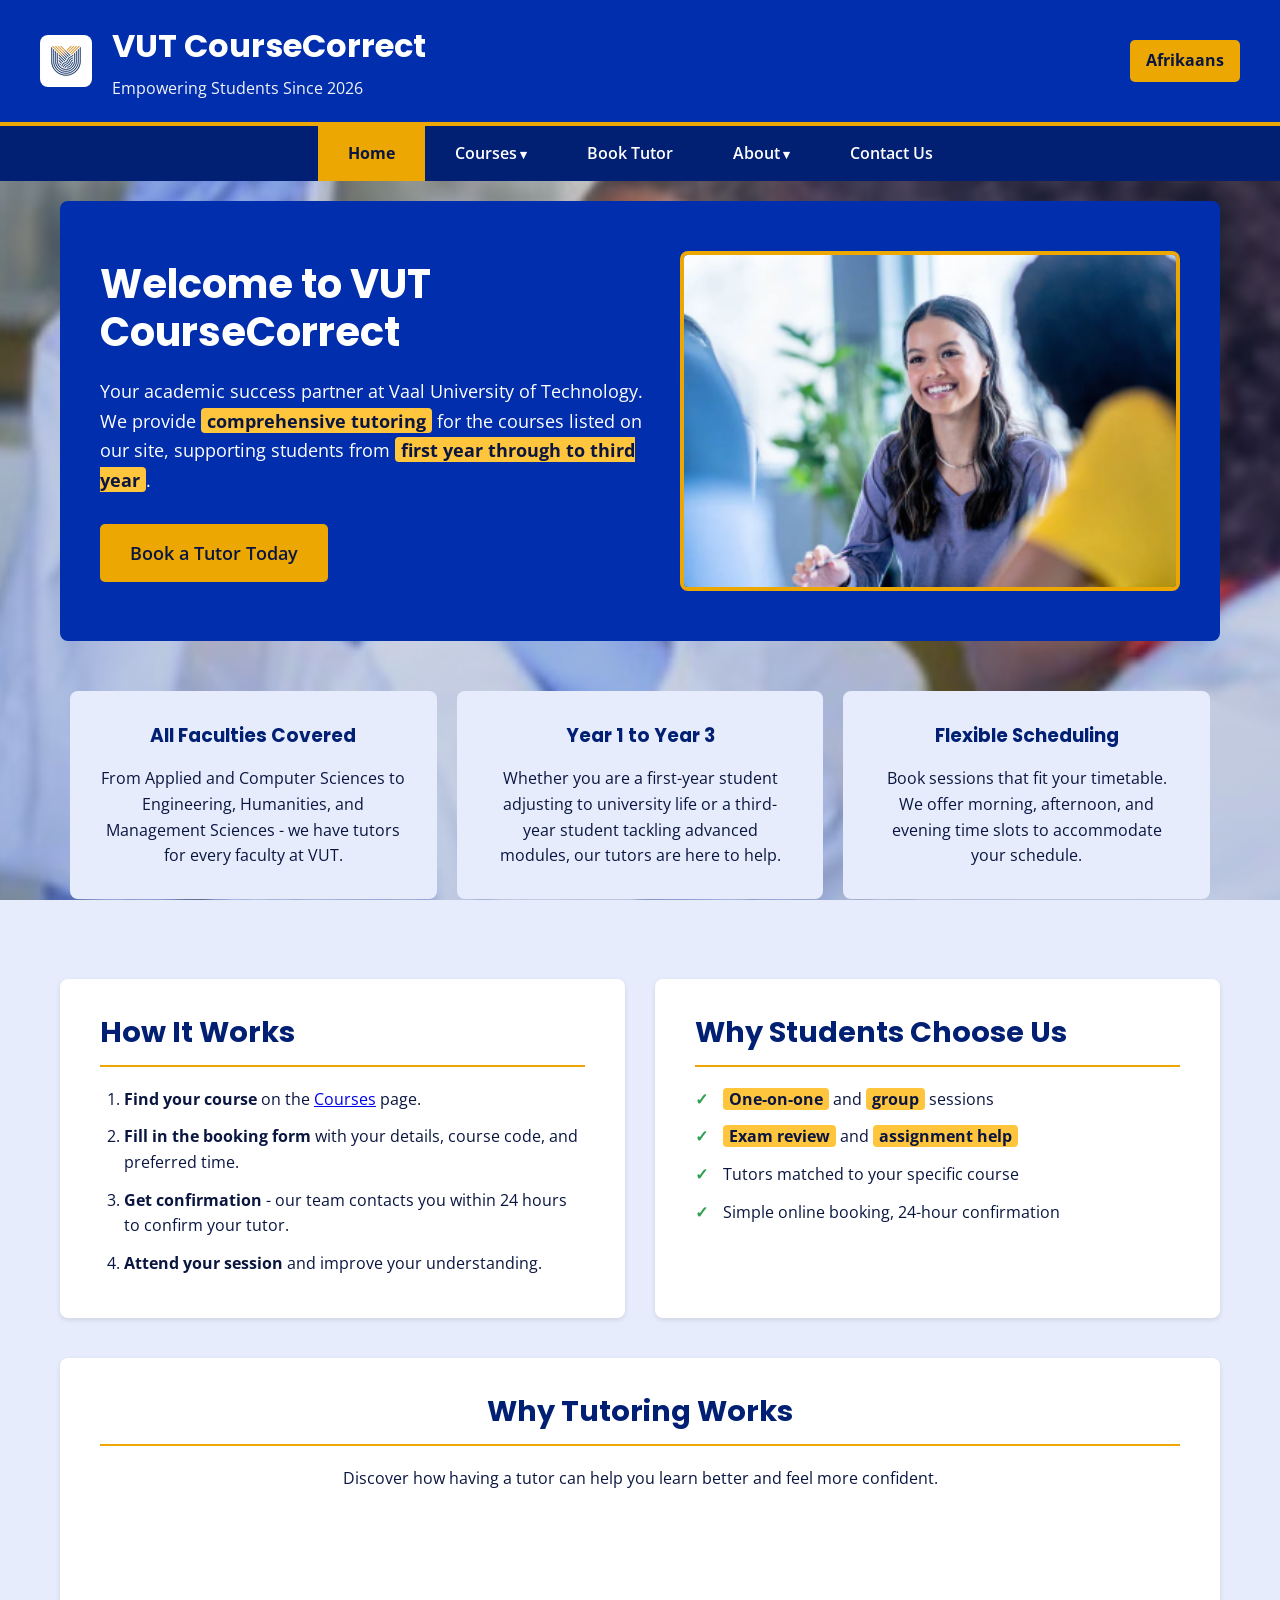
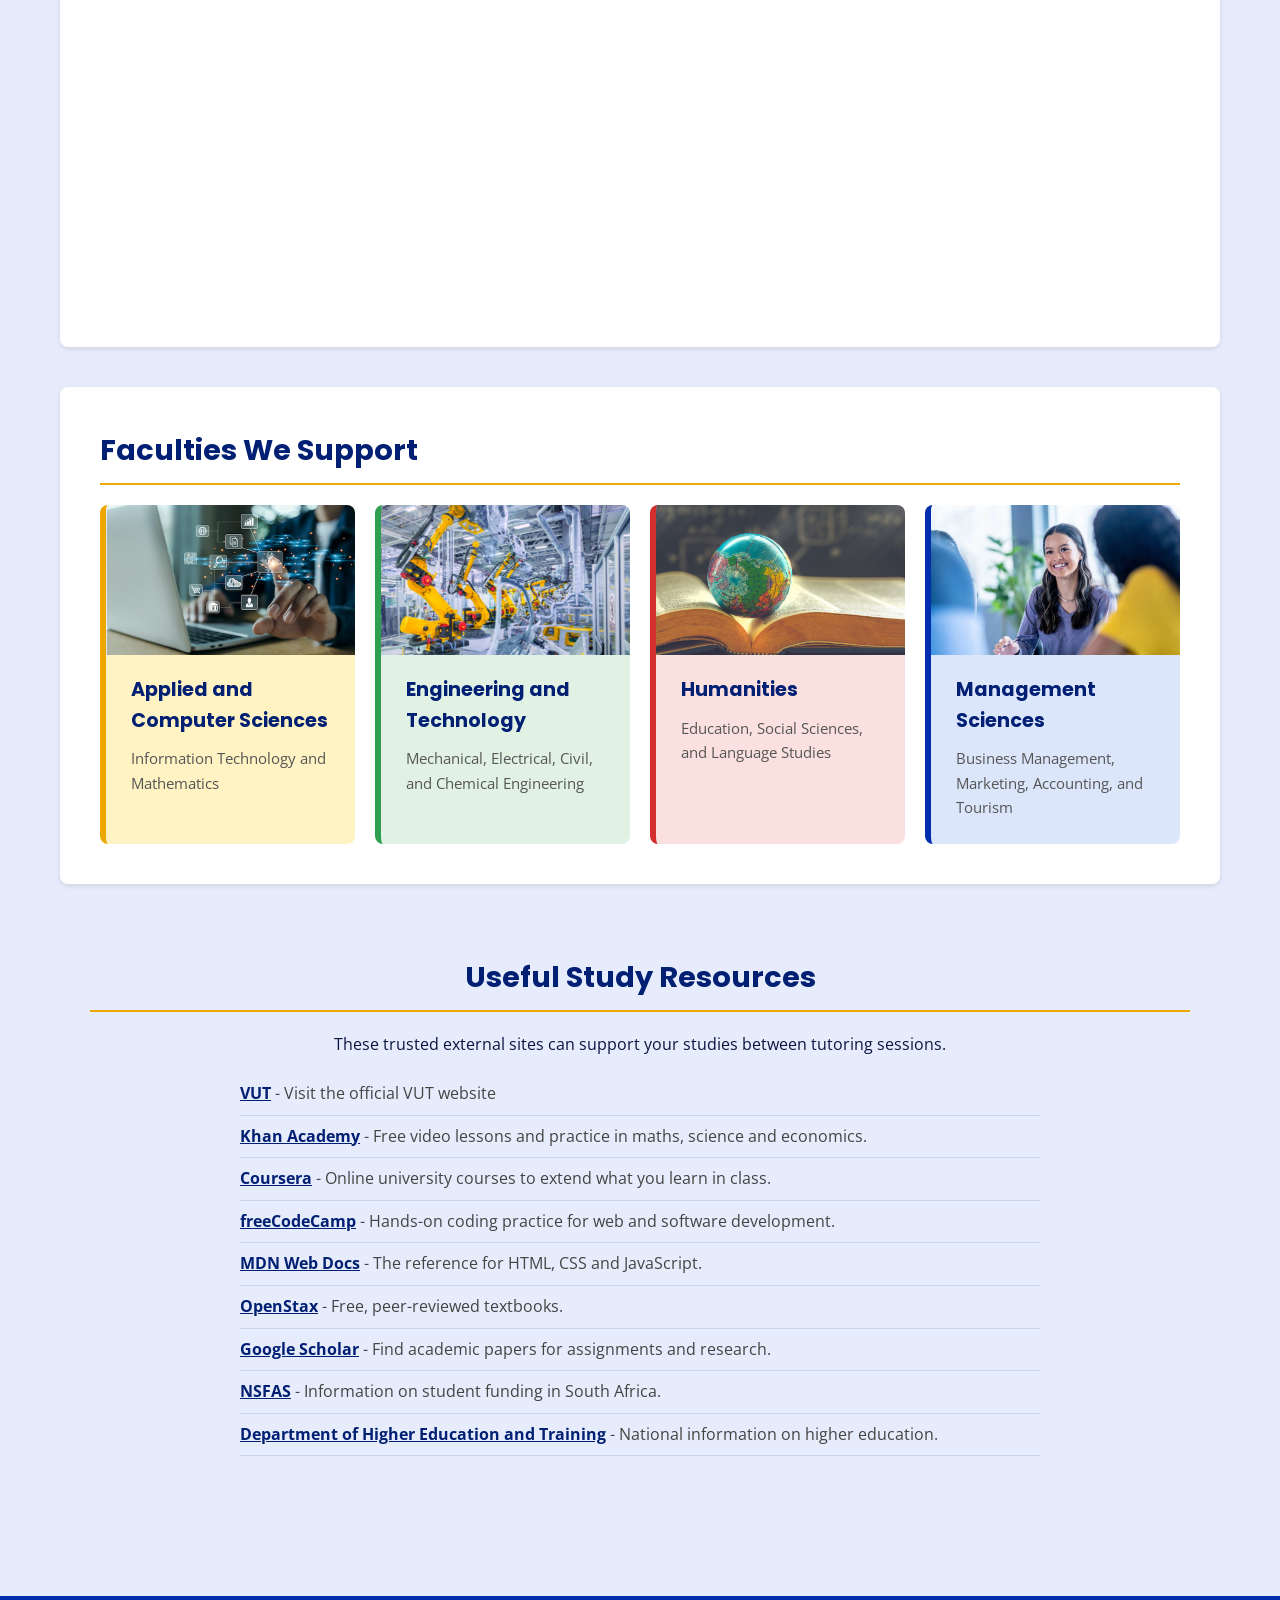
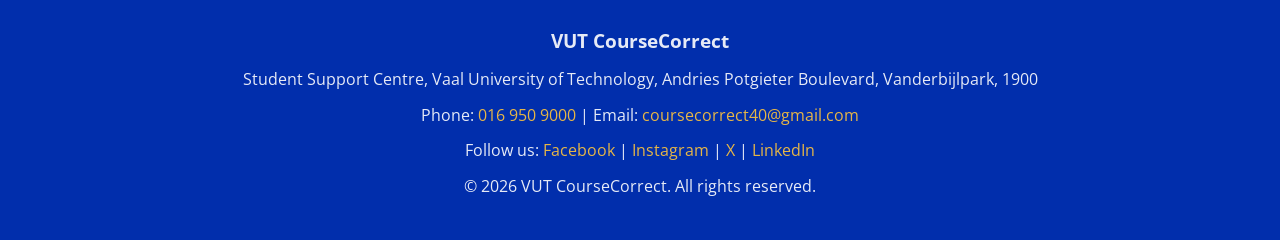
<file: index.html>
<!DOCTYPE html>
<html lang="en">
<head>
    <meta charset="UTF-8">
    <meta name="viewport" content="width=device-width, initial-scale=1.0">
    <meta name="description" content="VUT CourseCorrect - Professional tutoring services for Vaal University of Technology students from 1st to 3rd year across all faculties">
    <meta name="keywords" content="VUT tutoring, Vaal University of Technology, student tutoring, academic support, VUT courses">
    <meta name="author" content="VUT CourseCorrect">
    <title>VUT CourseCorrect - Home</title>
    <link rel="icon" type="image/png" sizes="32x32" href="images/favicon-32x32.png">
    <link rel="apple-touch-icon" href="images/favicon-32x32.png">
    <link rel="preconnect" href="https://fonts.googleapis.com">
    <link rel="preconnect" href="https://fonts.gstatic.com" crossorigin>
    <link rel="stylesheet" href="https://fonts.googleapis.com/css2?family=Open+Sans:wght@400;600;700&amp;family=Poppins:wght@600;700&amp;display=swap">
    <link rel="stylesheet" href="styles.css">
</head>
<body>
    <a class="skip-link" href="#main-content">Skip to main content</a>
    <header class="banner">
        <div class="logo-container">
            <a href="index.html" class="logo-link" aria-label="CourseCorrect - go to home page">
                <img src="images/favicon-32x32.png" alt="CourseCorrect logo" width="32" height="32">
            </a>
            <div class="logo-text">
                <p class="site-name">VUT CourseCorrect</p>
                <p class="tagline">Empowering Students Since 2026</p>
            </div>
            <a class="lang-switch" href="af/index.html" hreflang="af" lang="af">Afrikaans</a>
        </div>
    </header>

    <nav class="main-nav" aria-label="Main">
        <ul>
            <li><a href="index.html" class="active">Home</a></li>
            <li class="has-dropdown"><a href="courses.html">Courses</a>
                <ul class="dropdown"><li><a href="courses.html#applied">Applied and Computer Sciences</a></li><li><a href="courses.html#engineering">Engineering and Technology</a></li><li><a href="courses.html#humanities">Humanities</a></li><li><a href="courses.html#management">Management Sciences</a></li></ul>
            </li>
            <li><a href="booking.html">Book Tutor</a></li>
            <li class="has-dropdown"><a href="about.html">About</a>
                <ul class="dropdown">
                    <li><a href="about.html">About Us</a></li>
                    <li><a href="styleguide.html">Style Guide</a></li>
                    <li><a href="sitemap.html">Sitemap</a></li>
                </ul>
            </li>
            <li><a href="contact.html">Contact Us</a></li>
        </ul>
    </nav>

    <main id="main-content">
        <section class="hero-section">
            <div class="hero-text">
                <h1>Welcome to VUT CourseCorrect</h1>
                <p>Your academic success partner at Vaal University of Technology. We provide <span class="highlight">comprehensive tutoring</span> for the courses listed on our site, supporting students from <span class="highlight">first year through to third year</span>.</p>
                <a href="booking.html" class="cta-button">Book a Tutor Today</a>
            </div>
            <div class="hero-image">
                <img src="images/management.png" alt="Smiling student taking part in a group discussion">
            </div>
        </section>

        <section class="features">
            <div class="feature-box"><h3>All Faculties Covered</h3><p>From Applied and Computer Sciences to Engineering, Humanities, and Management Sciences - we have tutors for every faculty at VUT.</p></div><div class="feature-box"><h3>Year 1 to Year 3</h3><p>Whether you are a first-year student adjusting to university life or a third-year student tackling advanced modules, our tutors are here to help.</p></div><div class="feature-box"><h3>Flexible Scheduling</h3><p>Book sessions that fit your timetable. We offer morning, afternoon, and evening time slots to accommodate your schedule.</p></div>
        </section>

        <section class="two-col">
            <div class="info-card">
                <h2>How It Works</h2>
                <ol class="steps-list"><li><strong>Find your course</strong> on the <a href="courses.html">Courses</a> page.</li><li><strong>Fill in the booking form</strong> with your details, course code, and preferred time.</li><li><strong>Get confirmation</strong> - our team contacts you within 24 hours to confirm your tutor.</li><li><strong>Attend your session</strong> and improve your understanding.</li></ol>
            </div>
            <div class="info-card">
                <h2>Why Students Choose Us</h2>
                <ul class="check-list"><li><span class="highlight">One-on-one</span> and <span class="highlight">group</span> sessions</li><li><span class="highlight">Exam review</span> and <span class="highlight">assignment help</span></li><li>Tutors matched to your specific course</li><li>Simple online booking, 24-hour confirmation</li></ul>
            </div>
        </section>

        <section class="video-section">
            <h2>Why Tutoring Works</h2>
            <p>Discover how having a tutor can help you learn better and feel more confident.</p>
            <div class="video-wrapper">
                <iframe src="https://www.youtube.com/embed/kiEvJqUugTQ?si=7j_c8mfGHmOUiOW7" title="Benefits of tutoring video" frameborder="0" allow="accelerometer; autoplay; clipboard-write; encrypted-media; gyroscope; picture-in-picture; web-share" referrerpolicy="strict-origin-when-cross-origin" allowfullscreen loading="lazy"></iframe>
            </div>
        </section>

        <section class="faculties-section">
            <h2>Faculties We Support</h2>
            <div class="faculty-grid">
                <a href="https://vut.ac.za/applied-and-computer-sciences-programme/" target="_blank" rel="noopener" class="faculty-card faculty-applied">
                    <img src="images/applied.png" alt="Person tapping connected technology icons above a laptop" loading="lazy">
                    <div class="faculty-text">
                        <h3>Applied and Computer Sciences</h3>
                        <p>Information Technology and Mathematics</p>
                    </div>
                </a>
                <a href="https://vut.ac.za/engineering-programmes-vaal-university-of-technology/" target="_blank" rel="noopener" class="faculty-card faculty-engineering">
                    <img src="images/engineering.png" alt="Yellow industrial robot arms on a factory assembly line" loading="lazy">
                    <div class="faculty-text">
                        <h3>Engineering and Technology</h3>
                        <p>Mechanical, Electrical, Civil, and Chemical Engineering</p>
                    </div>
                </a>
                <a href="https://vut.ac.za/human-sciences-programmes-vaal-university-of-technology/" target="_blank" rel="noopener" class="faculty-card faculty-humanities">
                    <img src="images/humanities.png" alt="Small globe resting on an open book in front of a chalkboard" loading="lazy">
                    <div class="faculty-text">
                        <h3>Humanities</h3>
                        <p>Education, Social Sciences, and Language Studies</p>
                    </div>
                </a>
                <a href="https://vut.ac.za/management-sciences-programmes-vaal-university-of-technology/" target="_blank" rel="noopener" class="faculty-card faculty-management">
                    <img src="images/management.png" alt="Smiling student taking part in a group discussion" loading="lazy">
                    <div class="faculty-text">
                        <h3>Management Sciences</h3>
                        <p>Business Management, Marketing, Accounting, and Tourism</p>
                    </div>
                </a>
            </div>
        </section>

        <section class="external-link-section">
            <h2>Useful Study Resources</h2>
            <p>These trusted external sites can support your studies between tutoring sessions.</p>
            <ul class="resource-list">
                <li><a href="https://www.vut.ac.za" target="_blank" rel="noopener">VUT</a> <span class="res-desc">- Visit the official VUT website</span></li>
                <li><a href="https://www.khanacademy.org" target="_blank" rel="noopener">Khan Academy</a> <span class="res-desc">- Free video lessons and practice in maths, science and economics.</span></li><li><a href="https://www.coursera.org" target="_blank" rel="noopener">Coursera</a> <span class="res-desc">- Online university courses to extend what you learn in class.</span></li><li><a href="https://www.freecodecamp.org" target="_blank" rel="noopener">freeCodeCamp</a> <span class="res-desc">- Hands-on coding practice for web and software development.</span></li><li><a href="https://developer.mozilla.org" target="_blank" rel="noopener">MDN Web Docs</a> <span class="res-desc">- The reference for HTML, CSS and JavaScript.</span></li><li><a href="https://openstax.org" target="_blank" rel="noopener">OpenStax</a> <span class="res-desc">- Free, peer-reviewed textbooks.</span></li><li><a href="https://scholar.google.com" target="_blank" rel="noopener">Google Scholar</a> <span class="res-desc">- Find academic papers for assignments and research.</span></li><li><a href="https://www.nsfas.org.za" target="_blank" rel="noopener">NSFAS</a> <span class="res-desc">- Information on student funding in South Africa.</span></li><li><a href="https://www.dhet.gov.za" target="_blank" rel="noopener">Department of Higher Education and Training</a> <span class="res-desc">- National information on higher education.</span></li>
            </ul>
        </section>

    </main>

    <footer>
        <div class="footer-content">
            <p class="footer-name"><strong>VUT CourseCorrect</strong></p>
            <address>
                <p>Student Support Centre, Vaal University of Technology, Andries Potgieter Boulevard, Vanderbijlpark, 1900</p>
                <p>Phone: <a href="tel:+27169509000">016 950 9000</a> | Email: <a href="mailto:coursecorrect40@gmail.com">coursecorrect40@gmail.com</a></p>
            </address>
            <p class="footer-social">Follow us:
                <a href="https://www.facebook.com/" target="_blank" rel="noopener">Facebook</a> |
                <a href="https://www.instagram.com/" target="_blank" rel="noopener">Instagram</a> |
                <a href="https://x.com/" target="_blank" rel="noopener">X</a> |
                <a href="https://www.linkedin.com/" target="_blank" rel="noopener">LinkedIn</a>
            </p>
            <p>&copy; 2026 VUT CourseCorrect. All rights reserved.</p>
        </div>
    </footer>

    <script src="script.js" defer></script>
</body>
</html>
</file>
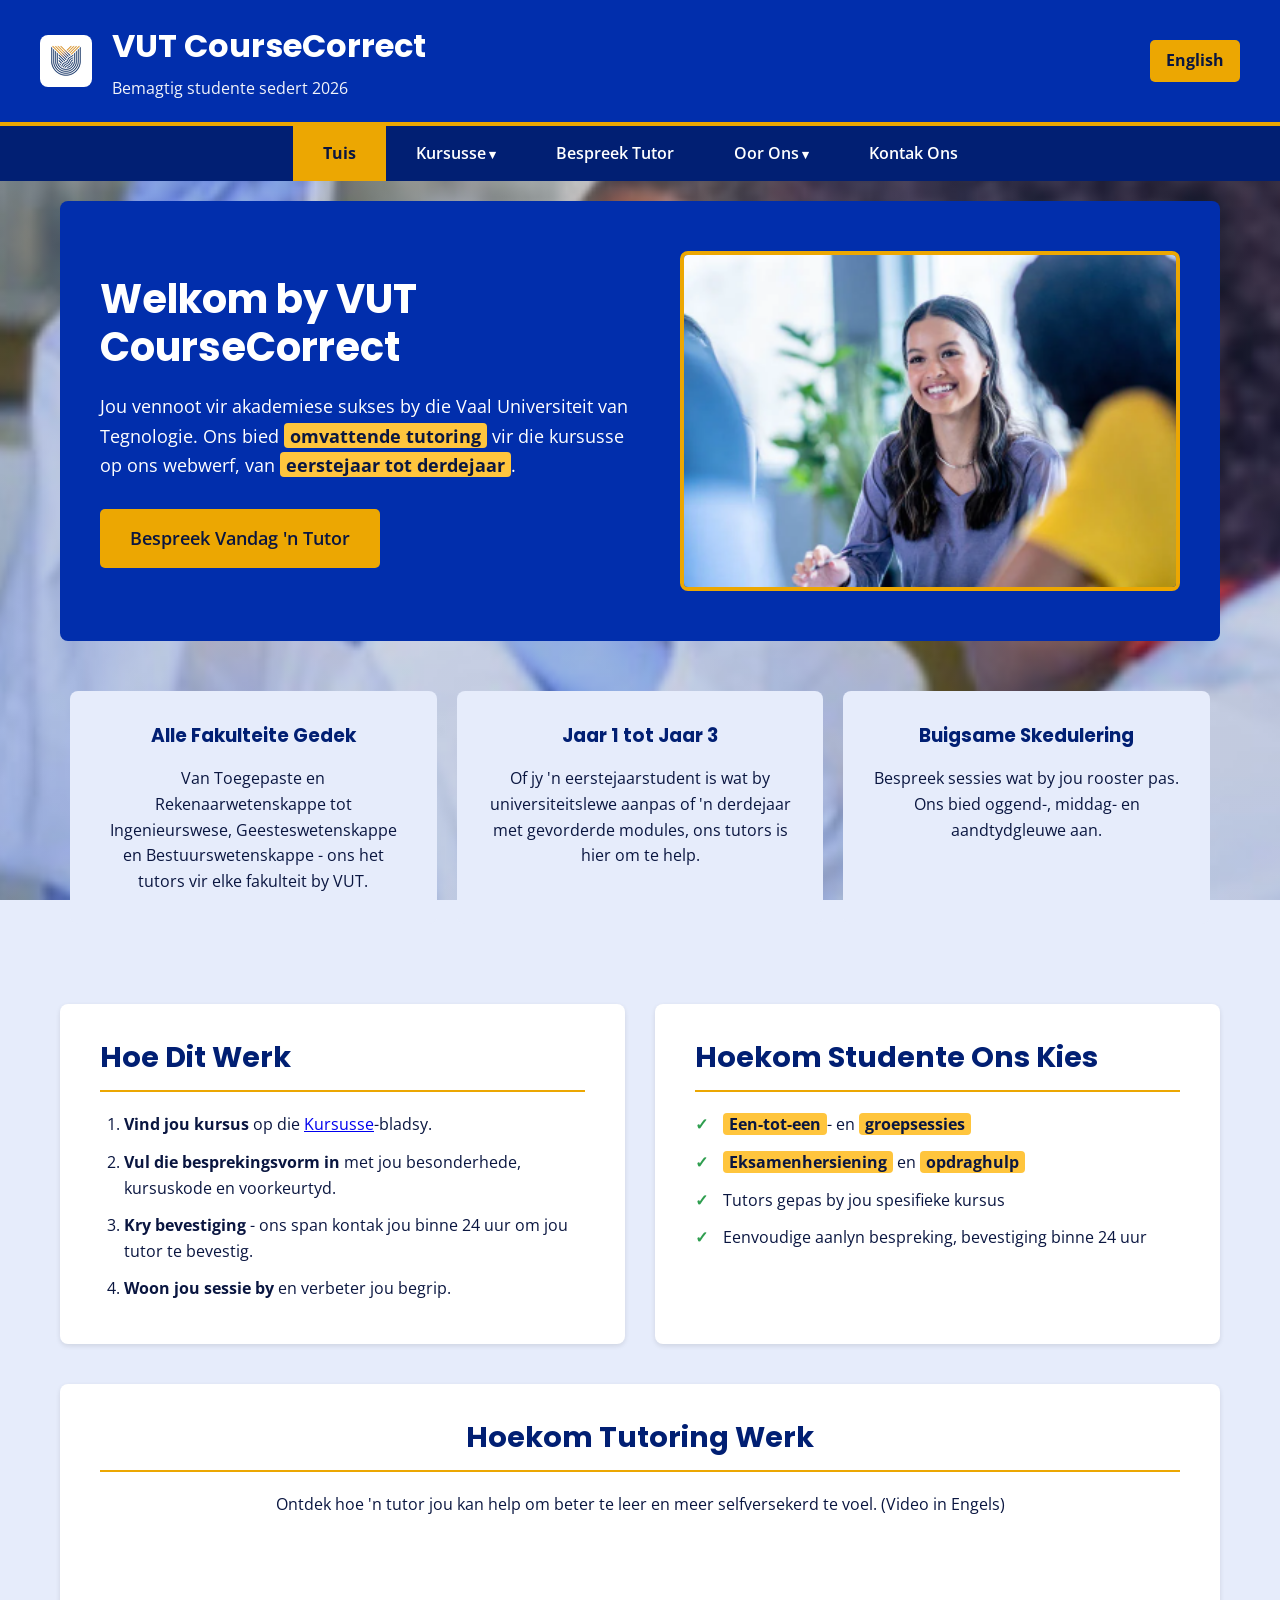
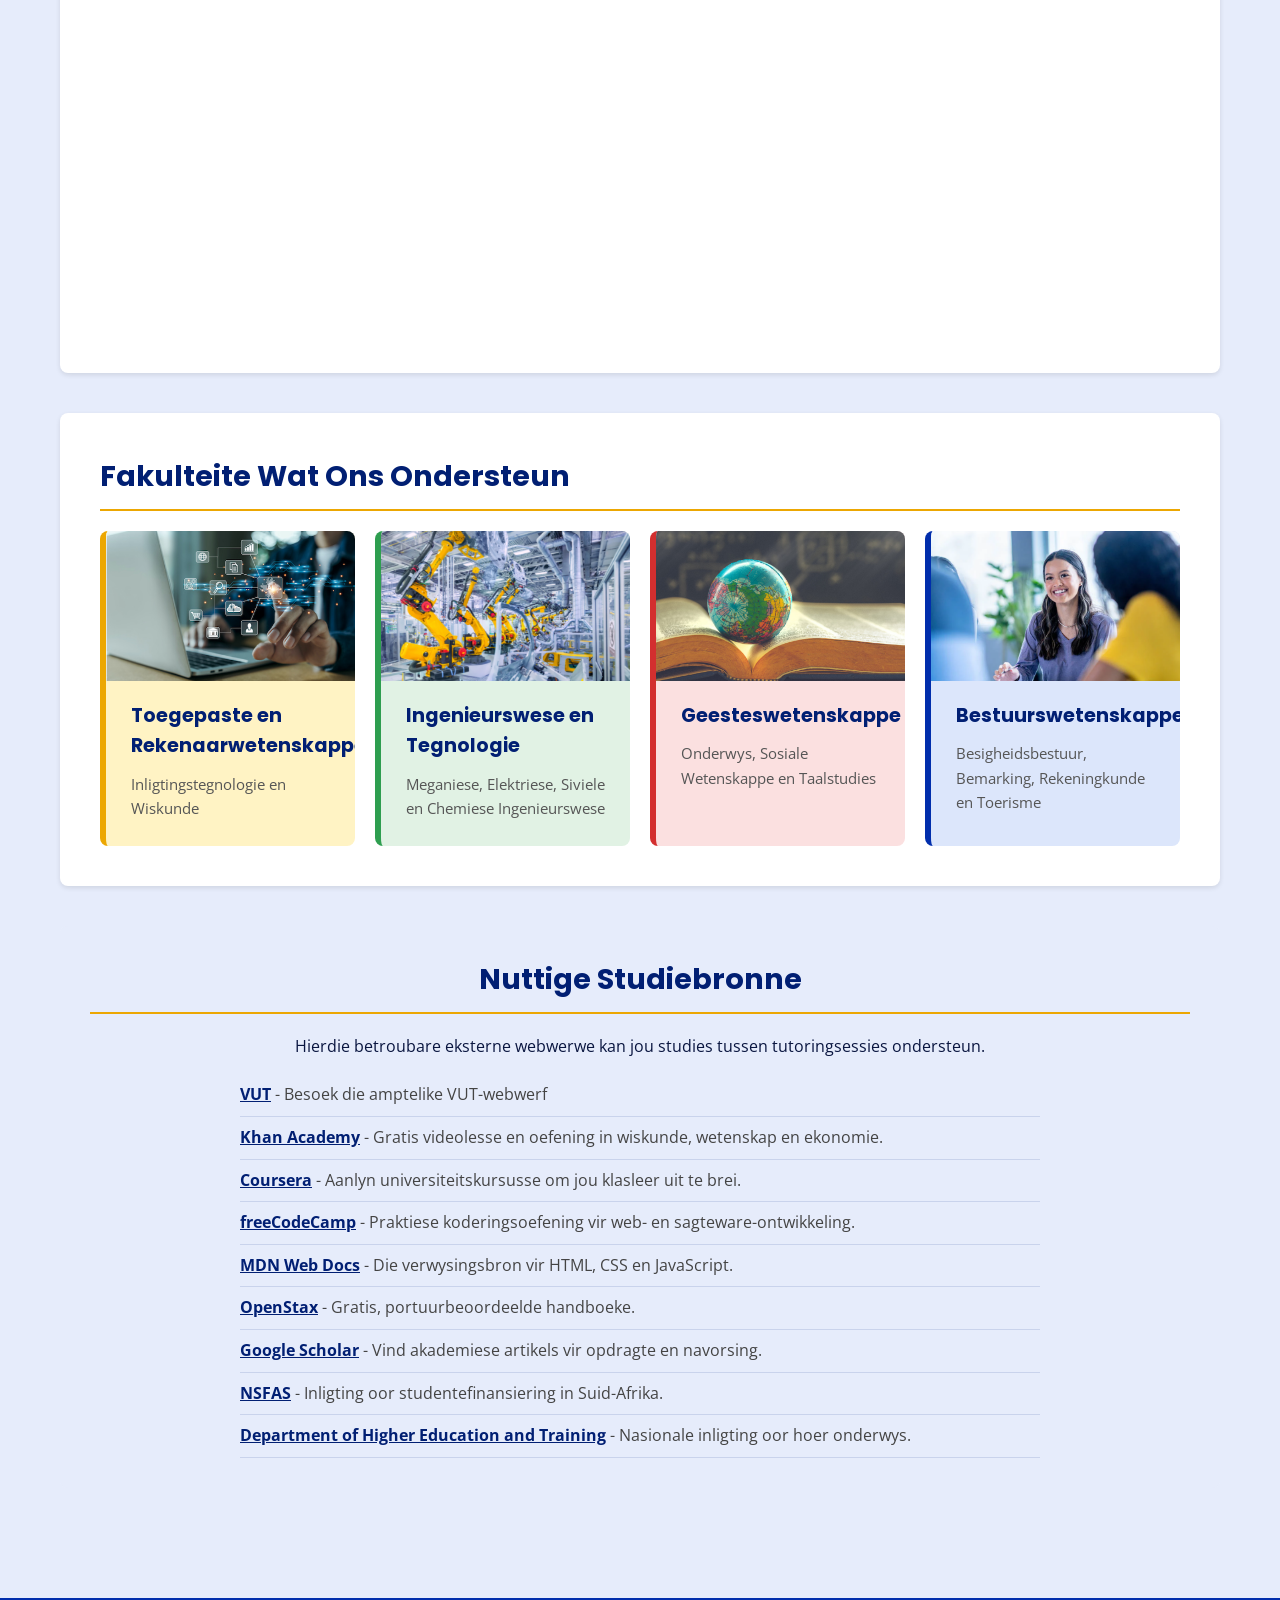
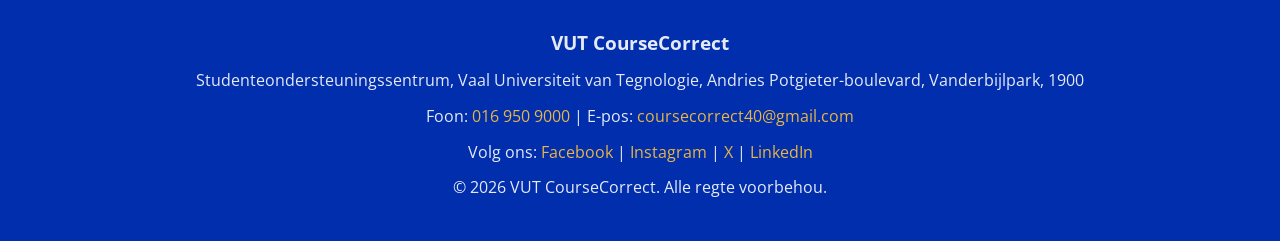
<file: af/index.html>
<!DOCTYPE html>
<html lang="af">
<head>
    <meta charset="UTF-8">
    <meta name="viewport" content="width=device-width, initial-scale=1.0">
    <meta name="description" content="VUT CourseCorrect - Professionele tutoringdienste vir Vaal Universiteit van Tegnologie-studente van 1ste tot 3de jaar oor alle fakulteite">
    <meta name="keywords" content="VUT tutoring, Vaal University of Technology, student tutoring, academic support, VUT courses">
    <meta name="author" content="VUT CourseCorrect">
    <title>VUT CourseCorrect - Tuis</title>
    <link rel="icon" type="image/png" sizes="32x32" href="../images/favicon-32x32.png">
    <link rel="apple-touch-icon" href="../images/favicon-32x32.png">
    <link rel="preconnect" href="https://fonts.googleapis.com">
    <link rel="preconnect" href="https://fonts.gstatic.com" crossorigin>
    <link rel="stylesheet" href="https://fonts.googleapis.com/css2?family=Open+Sans:wght@400;600;700&amp;family=Poppins:wght@600;700&amp;display=swap">
    <link rel="stylesheet" href="../styles.css">
</head>
<body>
    <a class="skip-link" href="#main-content">Spring na hoofinhoud</a>
    <header class="banner">
        <div class="logo-container">
            <a href="index.html" class="logo-link" aria-label="CourseCorrect - gaan na tuisblad">
                <img src="../images/favicon-32x32.png" alt="CourseCorrect-logo" width="32" height="32">
            </a>
            <div class="logo-text">
                <p class="site-name">VUT CourseCorrect</p>
                <p class="tagline">Bemagtig studente sedert 2026</p>
            </div>
            <a class="lang-switch" href="../index.html" hreflang="en" lang="en">English</a>
        </div>
    </header>

    <nav class="main-nav" aria-label="Main">
        <ul>
            <li><a href="index.html" class="active">Tuis</a></li>
            <li class="has-dropdown"><a href="courses.html">Kursusse</a>
                <ul class="dropdown"><li><a href="courses.html#applied">Toegepaste en Rekenaarwetenskappe</a></li><li><a href="courses.html#engineering">Ingenieurswese en Tegnologie</a></li><li><a href="courses.html#humanities">Geesteswetenskappe</a></li><li><a href="courses.html#management">Bestuurswetenskappe</a></li></ul>
            </li>
            <li><a href="booking.html">Bespreek Tutor</a></li>
            <li class="has-dropdown"><a href="about.html">Oor Ons</a>
                <ul class="dropdown">
                    <li><a href="about.html">Oor Ons</a></li>
                    <li><a href="../styleguide.html" hreflang="en" lang="en">Stylgids</a></li>
                    <li><a href="sitemap.html">Werfkaart</a></li>
                </ul>
            </li>
            <li><a href="contact.html">Kontak Ons</a></li>
        </ul>
    </nav>

    <main id="main-content">
        <section class="hero-section">
            <div class="hero-text">
                <h1>Welkom by VUT CourseCorrect</h1>
                <p>Jou vennoot vir akademiese sukses by die Vaal Universiteit van Tegnologie. Ons bied <span class="highlight">omvattende tutoring</span> vir die kursusse op ons webwerf, van <span class="highlight">eerstejaar tot derdejaar</span>.</p>
                <a href="booking.html" class="cta-button">Bespreek Vandag 'n Tutor</a>
            </div>
            <div class="hero-image">
                <img src="../images/management.png" alt="Glimlaggende student in 'n groepbespreking">
            </div>
        </section>

        <section class="features">
            <div class="feature-box"><h3>Alle Fakulteite Gedek</h3><p>Van Toegepaste en Rekenaarwetenskappe tot Ingenieurswese, Geesteswetenskappe en Bestuurswetenskappe - ons het tutors vir elke fakulteit by VUT.</p></div><div class="feature-box"><h3>Jaar 1 tot Jaar 3</h3><p>Of jy 'n eerstejaarstudent is wat by universiteitslewe aanpas of 'n derdejaar met gevorderde modules, ons tutors is hier om te help.</p></div><div class="feature-box"><h3>Buigsame Skedulering</h3><p>Bespreek sessies wat by jou rooster pas. Ons bied oggend-, middag- en aandtydgleuwe aan.</p></div>
        </section>

        <section class="two-col">
            <div class="info-card">
                <h2>Hoe Dit Werk</h2>
                <ol class="steps-list"><li><strong>Vind jou kursus</strong> op die <a href="courses.html">Kursusse</a>-bladsy.</li><li><strong>Vul die besprekingsvorm in</strong> met jou besonderhede, kursuskode en voorkeurtyd.</li><li><strong>Kry bevestiging</strong> - ons span kontak jou binne 24 uur om jou tutor te bevestig.</li><li><strong>Woon jou sessie by</strong> en verbeter jou begrip.</li></ol>
            </div>
            <div class="info-card">
                <h2>Hoekom Studente Ons Kies</h2>
                <ul class="check-list"><li><span class="highlight">Een-tot-een</span>- en <span class="highlight">groepsessies</span></li><li><span class="highlight">Eksamenhersiening</span> en <span class="highlight">opdraghulp</span></li><li>Tutors gepas by jou spesifieke kursus</li><li>Eenvoudige aanlyn bespreking, bevestiging binne 24 uur</li></ul>
            </div>
        </section>

        <section class="video-section">
            <h2>Hoekom Tutoring Werk</h2>
            <p>Ontdek hoe 'n tutor jou kan help om beter te leer en meer selfversekerd te voel. (Video in Engels)</p>
            <div class="video-wrapper">
                <iframe src="https://www.youtube.com/embed/kiEvJqUugTQ?si=7j_c8mfGHmOUiOW7" title="Video oor die voordele van tutoring" frameborder="0" allow="accelerometer; autoplay; clipboard-write; encrypted-media; gyroscope; picture-in-picture; web-share" referrerpolicy="strict-origin-when-cross-origin" allowfullscreen loading="lazy"></iframe>
            </div>
        </section>

        <section class="faculties-section">
            <h2>Fakulteite Wat Ons Ondersteun</h2>
            <div class="faculty-grid">
                <a href="https://vut.ac.za/applied-and-computer-sciences-programme/" target="_blank" rel="noopener" class="faculty-card faculty-applied">
                    <img src="../images/applied.png" alt="Persoon wat gekoppelde tegnologie-ikone bo 'n skootrekenaar aanraak" loading="lazy">
                    <div class="faculty-text">
                        <h3>Toegepaste en Rekenaarwetenskappe</h3>
                        <p>Inligtingstegnologie en Wiskunde</p>
                    </div>
                </a>
                <a href="https://vut.ac.za/engineering-programmes-vaal-university-of-technology/" target="_blank" rel="noopener" class="faculty-card faculty-engineering">
                    <img src="../images/engineering.png" alt="Geel industriële robotarms op 'n fabriekswerkband" loading="lazy">
                    <div class="faculty-text">
                        <h3>Ingenieurswese en Tegnologie</h3>
                        <p>Meganiese, Elektriese, Siviele en Chemiese Ingenieurswese</p>
                    </div>
                </a>
                <a href="https://vut.ac.za/human-sciences-programmes-vaal-university-of-technology/" target="_blank" rel="noopener" class="faculty-card faculty-humanities">
                    <img src="../images/humanities.png" alt="'n Klein aardbol op 'n oop boek voor 'n bord" loading="lazy">
                    <div class="faculty-text">
                        <h3>Geesteswetenskappe</h3>
                        <p>Onderwys, Sosiale Wetenskappe en Taalstudies</p>
                    </div>
                </a>
                <a href="https://vut.ac.za/management-sciences-programmes-vaal-university-of-technology/" target="_blank" rel="noopener" class="faculty-card faculty-management">
                    <img src="../images/management.png" alt="Glimlaggende student in 'n groepbespreking" loading="lazy">
                    <div class="faculty-text">
                        <h3>Bestuurswetenskappe</h3>
                        <p>Besigheidsbestuur, Bemarking, Rekeningkunde en Toerisme</p>
                    </div>
                </a>
            </div>
        </section>

        <section class="external-link-section">
            <h2>Nuttige Studiebronne</h2>
            <p>Hierdie betroubare eksterne webwerwe kan jou studies tussen tutoringsessies ondersteun.</p>
            <ul class="resource-list">
                <li><a href="https://www.vut.ac.za" target="_blank" rel="noopener">VUT</a> <span class="res-desc">- Besoek die amptelike VUT-webwerf</span></li>
                <li><a href="https://www.khanacademy.org" target="_blank" rel="noopener">Khan Academy</a> <span class="res-desc">- Gratis videolesse en oefening in wiskunde, wetenskap en ekonomie.</span></li><li><a href="https://www.coursera.org" target="_blank" rel="noopener">Coursera</a> <span class="res-desc">- Aanlyn universiteitskursusse om jou klasleer uit te brei.</span></li><li><a href="https://www.freecodecamp.org" target="_blank" rel="noopener">freeCodeCamp</a> <span class="res-desc">- Praktiese koderingsoefening vir web- en sagteware-ontwikkeling.</span></li><li><a href="https://developer.mozilla.org" target="_blank" rel="noopener">MDN Web Docs</a> <span class="res-desc">- Die verwysingsbron vir HTML, CSS en JavaScript.</span></li><li><a href="https://openstax.org" target="_blank" rel="noopener">OpenStax</a> <span class="res-desc">- Gratis, portuurbeoordeelde handboeke.</span></li><li><a href="https://scholar.google.com" target="_blank" rel="noopener">Google Scholar</a> <span class="res-desc">- Vind akademiese artikels vir opdragte en navorsing.</span></li><li><a href="https://www.nsfas.org.za" target="_blank" rel="noopener">NSFAS</a> <span class="res-desc">- Inligting oor studentefinansiering in Suid-Afrika.</span></li><li><a href="https://www.dhet.gov.za" target="_blank" rel="noopener">Department of Higher Education and Training</a> <span class="res-desc">- Nasionale inligting oor hoer onderwys.</span></li>
            </ul>
        </section>

    </main>

    <footer>
        <div class="footer-content">
            <p class="footer-name"><strong>VUT CourseCorrect</strong></p>
            <address>
                <p>Studenteondersteuningssentrum, Vaal Universiteit van Tegnologie, Andries Potgieter-boulevard, Vanderbijlpark, 1900</p>
                <p>Foon: <a href="tel:+27169509000">016 950 9000</a> | E-pos: <a href="mailto:coursecorrect40@gmail.com">coursecorrect40@gmail.com</a></p>
            </address>
            <p class="footer-social">Volg ons:
                <a href="https://www.facebook.com/" target="_blank" rel="noopener">Facebook</a> |
                <a href="https://www.instagram.com/" target="_blank" rel="noopener">Instagram</a> |
                <a href="https://x.com/" target="_blank" rel="noopener">X</a> |
                <a href="https://www.linkedin.com/" target="_blank" rel="noopener">LinkedIn</a>
            </p>
            <p>&copy; 2026 VUT CourseCorrect. Alle regte voorbehou.</p>
        </div>
    </footer>

    <script src="../script.js" defer></script>
</body>
</html>
</file>
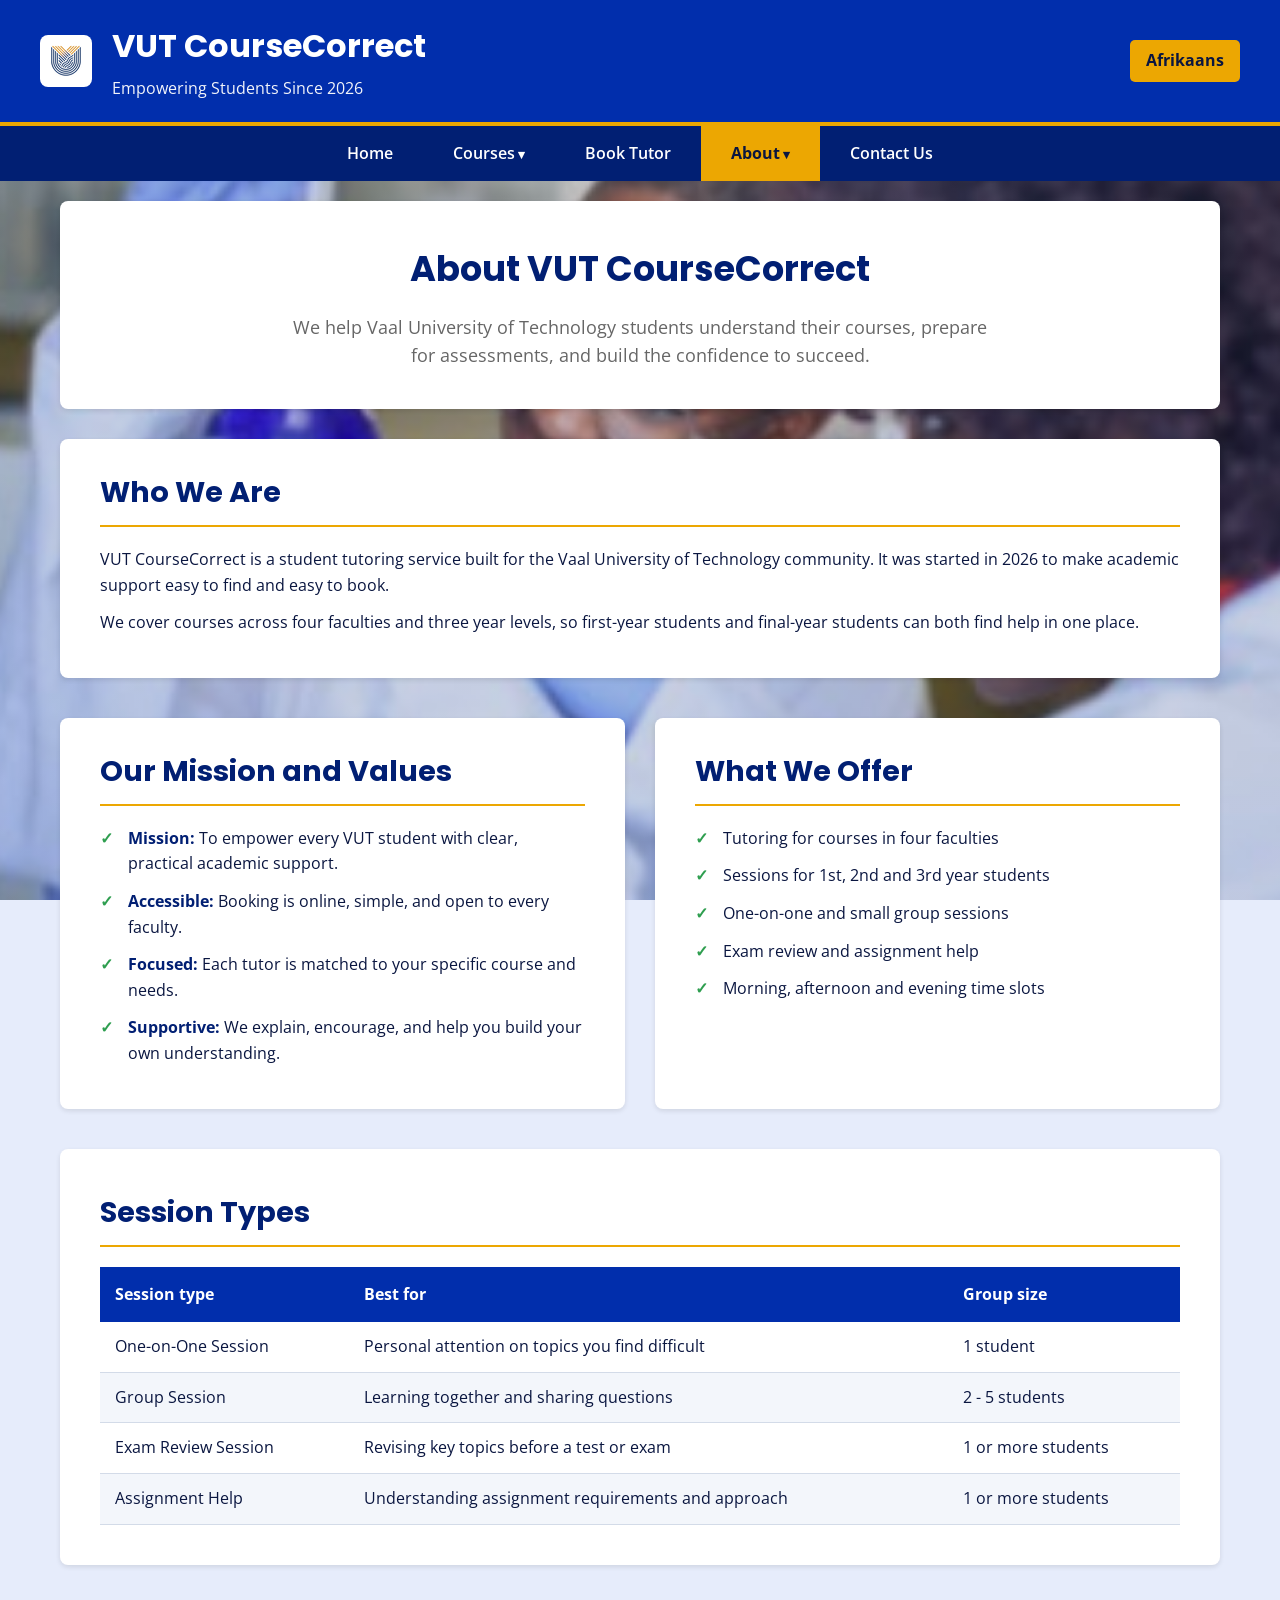
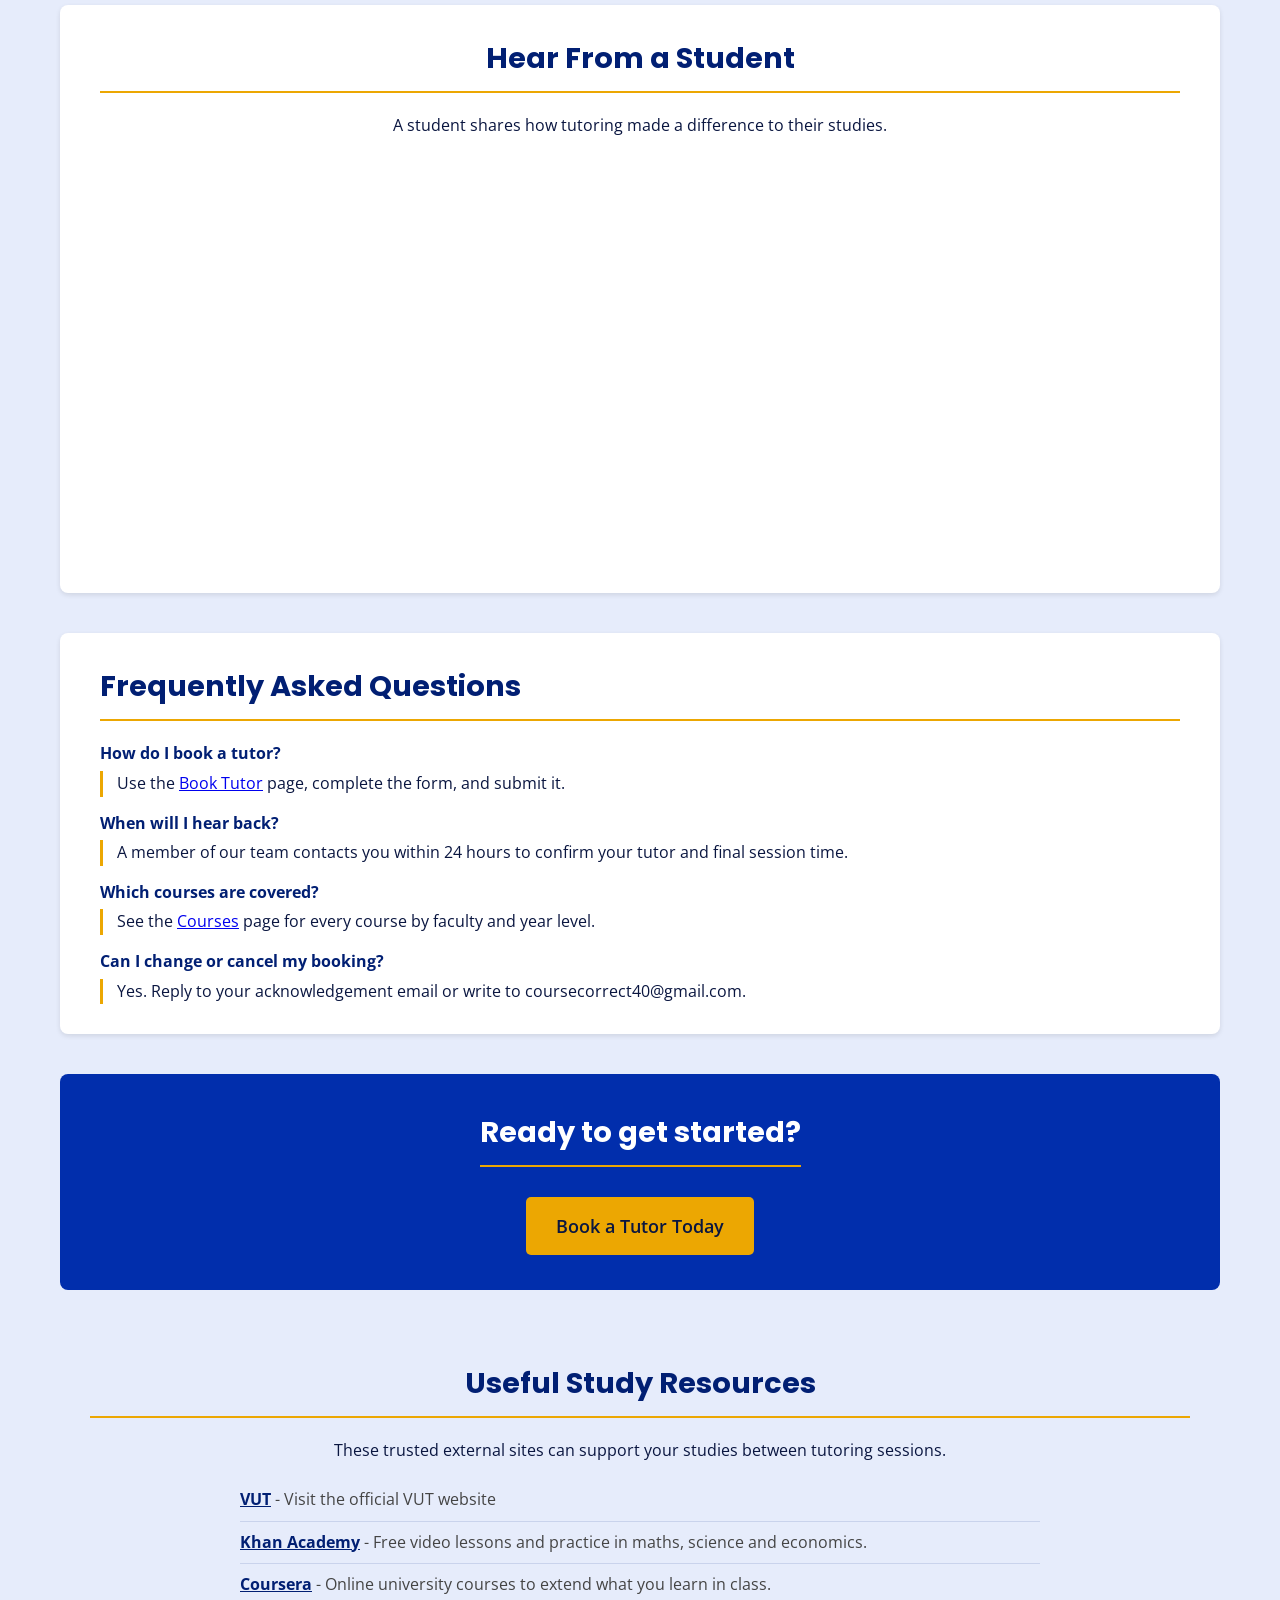
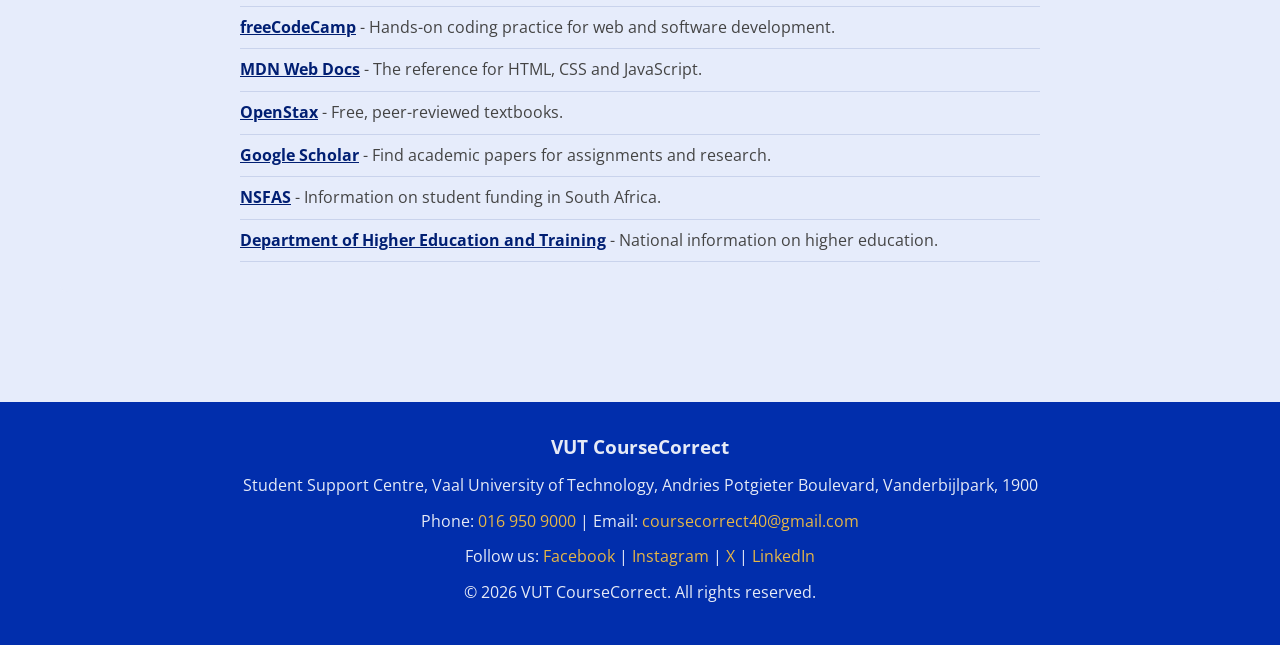
<file: about.html>
<!DOCTYPE html>
<html lang="en">
<head>
    <meta charset="UTF-8">
    <meta name="viewport" content="width=device-width, initial-scale=1.0">
    <meta name="description" content="About VUT CourseCorrect - who we are, what we offer, and how our tutoring works for Vaal University of Technology students">
    <meta name="keywords" content="VUT tutoring, Vaal University of Technology, student tutoring, academic support, VUT courses">
    <meta name="author" content="VUT CourseCorrect">
    <title>About Us - VUT CourseCorrect</title>
    <link rel="icon" type="image/png" sizes="32x32" href="images/favicon-32x32.png">
    <link rel="apple-touch-icon" href="images/favicon-32x32.png">
    <link rel="preconnect" href="https://fonts.googleapis.com">
    <link rel="preconnect" href="https://fonts.gstatic.com" crossorigin>
    <link rel="stylesheet" href="https://fonts.googleapis.com/css2?family=Open+Sans:wght@400;600;700&amp;family=Poppins:wght@600;700&amp;display=swap">
    <link rel="stylesheet" href="styles.css">
</head>
<body>
    <a class="skip-link" href="#main-content">Skip to main content</a>
    <header class="banner">
        <div class="logo-container">
            <a href="index.html" class="logo-link" aria-label="CourseCorrect - go to home page">
                <img src="images/favicon-32x32.png" alt="CourseCorrect logo" width="32" height="32">
            </a>
            <div class="logo-text">
                <p class="site-name">VUT CourseCorrect</p>
                <p class="tagline">Empowering Students Since 2026</p>
            </div>
            <a class="lang-switch" href="af/about.html" hreflang="af" lang="af">Afrikaans</a>
        </div>
    </header>

    <nav class="main-nav" aria-label="Main">
        <ul>
            <li><a href="index.html">Home</a></li>
            <li class="has-dropdown"><a href="courses.html">Courses</a>
                <ul class="dropdown"><li><a href="courses.html#applied">Applied and Computer Sciences</a></li><li><a href="courses.html#engineering">Engineering and Technology</a></li><li><a href="courses.html#humanities">Humanities</a></li><li><a href="courses.html#management">Management Sciences</a></li></ul>
            </li>
            <li><a href="booking.html">Book Tutor</a></li>
            <li class="has-dropdown"><a href="about.html" class="active">About</a>
                <ul class="dropdown">
                    <li><a href="about.html">About Us</a></li>
                    <li><a href="styleguide.html">Style Guide</a></li>
                    <li><a href="sitemap.html">Sitemap</a></li>
                </ul>
            </li>
            <li><a href="contact.html">Contact Us</a></li>
        </ul>
    </nav>

    <main id="main-content">
        <section class="page-header">
            <h1>About VUT CourseCorrect</h1>
            <p>We help Vaal University of Technology students understand their courses, prepare for assessments, and build the confidence to succeed.</p>
        </section>

        <section class="content-card">
            <h2>Who We Are</h2>
            <p>VUT CourseCorrect is a student tutoring service built for the Vaal University of Technology community. It was started in 2026 to make academic support easy to find and easy to book.</p><p>We cover courses across four faculties and three year levels, so first-year students and final-year students can both find help in one place.</p>
        </section>

        <section class="two-col">
            <div class="info-card">
                <h2>Our Mission and Values</h2>
                <ul class="check-list"><li><span class="label">Mission:</span> To empower every VUT student with clear, practical academic support.</li><li><span class="label">Accessible:</span> Booking is online, simple, and open to every faculty.</li><li><span class="label">Focused:</span> Each tutor is matched to your specific course and needs.</li><li><span class="label">Supportive:</span> We explain, encourage, and help you build your own understanding.</li></ul>
            </div>
            <div class="info-card">
                <h2>What We Offer</h2>
                <ul class="check-list"><li>Tutoring for courses in four faculties</li><li>Sessions for 1st, 2nd and 3rd year students</li><li>One-on-one and small group sessions</li><li>Exam review and assignment help</li><li>Morning, afternoon and evening time slots</li></ul>
            </div>
        </section>

        <section class="courses-table-section">
            <h2>Session Types</h2>
            <table class="courses-table">
                <thead><tr><th scope="col">Session type</th><th scope="col">Best for</th><th scope="col">Group size</th></tr></thead>
                <tbody><tr><td>One-on-One Session</td><td>Personal attention on topics you find difficult</td><td>1 student</td></tr><tr><td>Group Session</td><td>Learning together and sharing questions</td><td>2 - 5 students</td></tr><tr><td>Exam Review Session</td><td>Revising key topics before a test or exam</td><td>1 or more students</td></tr><tr><td>Assignment Help</td><td>Understanding assignment requirements and approach</td><td>1 or more students</td></tr></tbody>
            </table>
        </section>

        <section class="video-section">
            <h2>Hear From a Student</h2>
            <p>A student shares how tutoring made a difference to their studies.</p>
            <div class="video-wrapper">
                <iframe src="https://www.youtube.com/embed/5LACDHD6nWU?si=Am5q0Jd8IV_id2jO" title="Student tutoring testimonial video" frameborder="0" allow="accelerometer; autoplay; clipboard-write; encrypted-media; gyroscope; picture-in-picture; web-share" referrerpolicy="strict-origin-when-cross-origin" allowfullscreen loading="lazy"></iframe>
            </div>
        </section>

        <section class="content-card">
            <h2>Frequently Asked Questions</h2>
            <dl class="faq-list"><dt>How do I book a tutor?</dt><dd>Use the <a href="booking.html">Book Tutor</a> page, complete the form, and submit it.</dd><dt>When will I hear back?</dt><dd>A member of our team contacts you within 24 hours to confirm your tutor and final session time.</dd><dt>Which courses are covered?</dt><dd>See the <a href="courses.html">Courses</a> page for every course by faculty and year level.</dd><dt>Can I change or cancel my booking?</dt><dd>Yes. Reply to your acknowledgement email or write to coursecorrect40@gmail.com.</dd></dl>
        </section>

        <section class="cta-band">
            <h2>Ready to get started?</h2>
            <a href="booking.html" class="cta-button">Book a Tutor Today</a>
        </section>

        <section class="external-link-section">
            <h2>Useful Study Resources</h2>
            <p>These trusted external sites can support your studies between tutoring sessions.</p>
            <ul class="resource-list">
                <li><a href="https://www.vut.ac.za" target="_blank" rel="noopener">VUT</a> <span class="res-desc">- Visit the official VUT website</span></li>
                <li><a href="https://www.khanacademy.org" target="_blank" rel="noopener">Khan Academy</a> <span class="res-desc">- Free video lessons and practice in maths, science and economics.</span></li><li><a href="https://www.coursera.org" target="_blank" rel="noopener">Coursera</a> <span class="res-desc">- Online university courses to extend what you learn in class.</span></li><li><a href="https://www.freecodecamp.org" target="_blank" rel="noopener">freeCodeCamp</a> <span class="res-desc">- Hands-on coding practice for web and software development.</span></li><li><a href="https://developer.mozilla.org" target="_blank" rel="noopener">MDN Web Docs</a> <span class="res-desc">- The reference for HTML, CSS and JavaScript.</span></li><li><a href="https://openstax.org" target="_blank" rel="noopener">OpenStax</a> <span class="res-desc">- Free, peer-reviewed textbooks.</span></li><li><a href="https://scholar.google.com" target="_blank" rel="noopener">Google Scholar</a> <span class="res-desc">- Find academic papers for assignments and research.</span></li><li><a href="https://www.nsfas.org.za" target="_blank" rel="noopener">NSFAS</a> <span class="res-desc">- Information on student funding in South Africa.</span></li><li><a href="https://www.dhet.gov.za" target="_blank" rel="noopener">Department of Higher Education and Training</a> <span class="res-desc">- National information on higher education.</span></li>
            </ul>
        </section>

    </main>

    <footer>
        <div class="footer-content">
            <p class="footer-name"><strong>VUT CourseCorrect</strong></p>
            <address>
                <p>Student Support Centre, Vaal University of Technology, Andries Potgieter Boulevard, Vanderbijlpark, 1900</p>
                <p>Phone: <a href="tel:+27169509000">016 950 9000</a> | Email: <a href="mailto:coursecorrect40@gmail.com">coursecorrect40@gmail.com</a></p>
            </address>
            <p class="footer-social">Follow us:
                <a href="https://www.facebook.com/" target="_blank" rel="noopener">Facebook</a> |
                <a href="https://www.instagram.com/" target="_blank" rel="noopener">Instagram</a> |
                <a href="https://x.com/" target="_blank" rel="noopener">X</a> |
                <a href="https://www.linkedin.com/" target="_blank" rel="noopener">LinkedIn</a>
            </p>
            <p>&copy; 2026 VUT CourseCorrect. All rights reserved.</p>
        </div>
    </footer>

    <script src="script.js" defer></script>
</body>
</html>
</file>
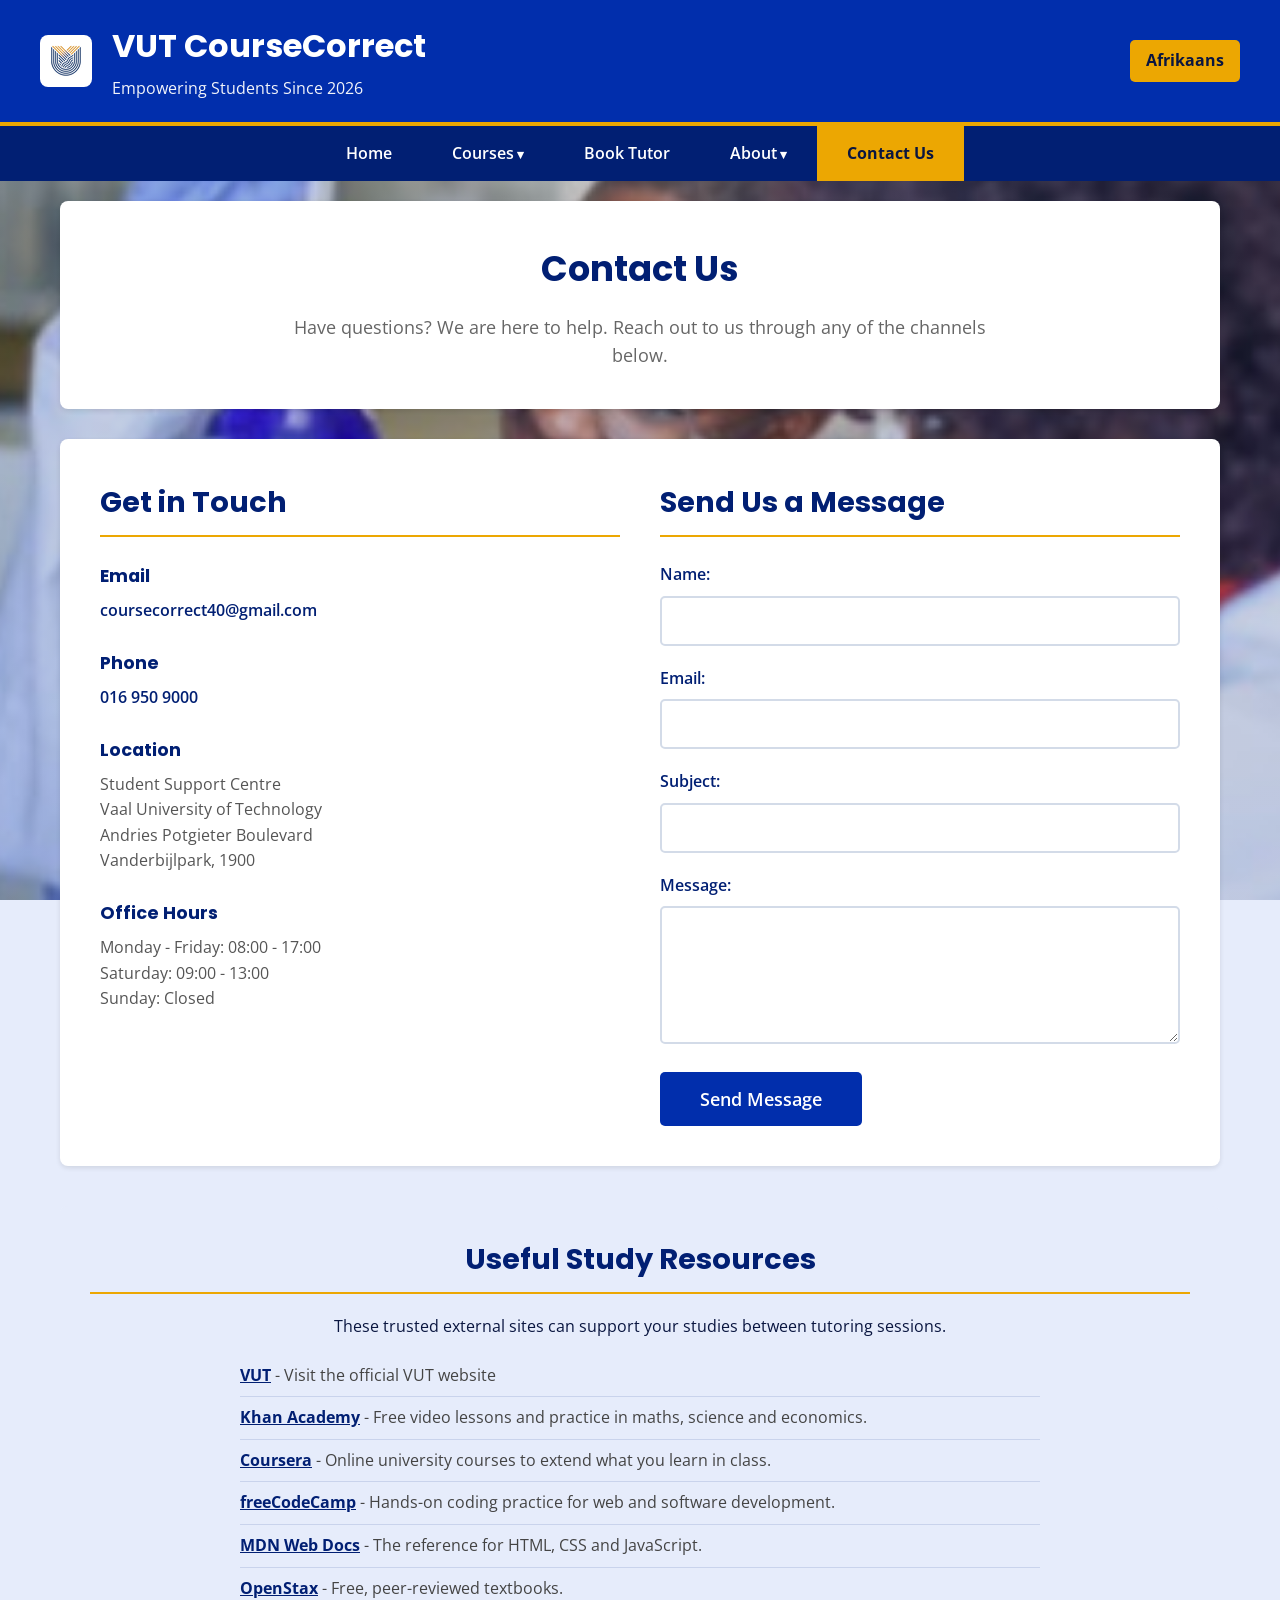
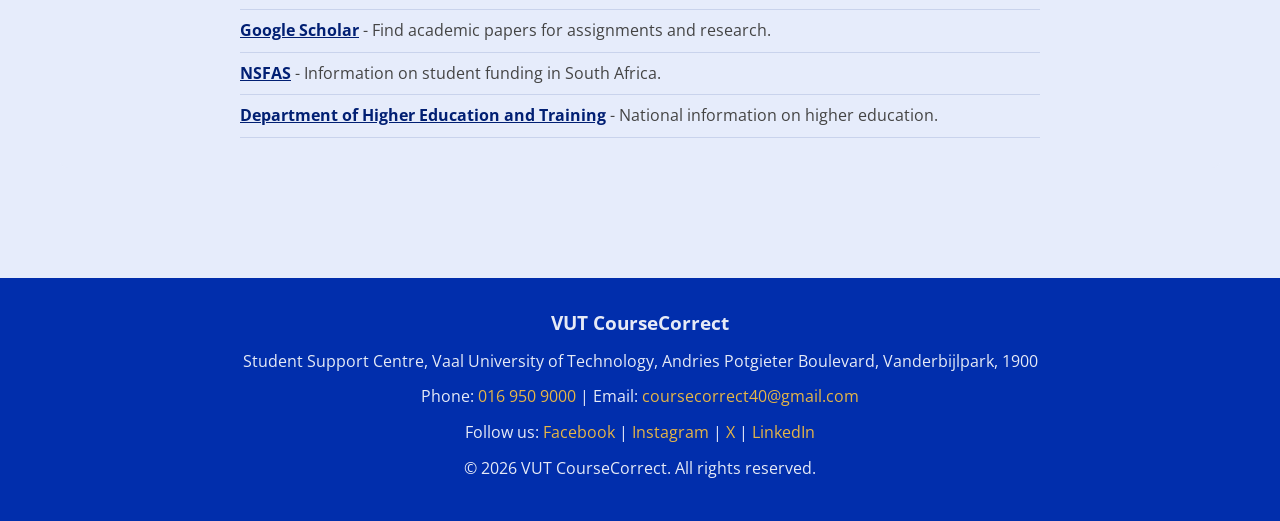
<file: contact.html>
<!DOCTYPE html>
<html lang="en">
<head>
    <meta charset="UTF-8">
    <meta name="viewport" content="width=device-width, initial-scale=1.0">
    <meta name="description" content="Contact VUT CourseCorrect - Get in touch for tutoring inquiries and support">
    <meta name="keywords" content="VUT tutoring, Vaal University of Technology, student tutoring, academic support, VUT courses">
    <meta name="author" content="VUT CourseCorrect">
    <title>Contact Us - VUT CourseCorrect</title>
    <link rel="icon" type="image/png" sizes="32x32" href="images/favicon-32x32.png">
    <link rel="apple-touch-icon" href="images/favicon-32x32.png">
    <link rel="preconnect" href="https://fonts.googleapis.com">
    <link rel="preconnect" href="https://fonts.gstatic.com" crossorigin>
    <link rel="stylesheet" href="https://fonts.googleapis.com/css2?family=Open+Sans:wght@400;600;700&amp;family=Poppins:wght@600;700&amp;display=swap">
    <link rel="stylesheet" href="styles.css">
</head>
<body>
    <a class="skip-link" href="#main-content">Skip to main content</a>
    <header class="banner">
        <div class="logo-container">
            <a href="index.html" class="logo-link" aria-label="CourseCorrect - go to home page">
                <img src="images/favicon-32x32.png" alt="CourseCorrect logo" width="32" height="32">
            </a>
            <div class="logo-text">
                <p class="site-name">VUT CourseCorrect</p>
                <p class="tagline">Empowering Students Since 2026</p>
            </div>
            <a class="lang-switch" href="af/contact.html" hreflang="af" lang="af">Afrikaans</a>
        </div>
    </header>

    <nav class="main-nav" aria-label="Main">
        <ul>
            <li><a href="index.html">Home</a></li>
            <li class="has-dropdown"><a href="courses.html">Courses</a>
                <ul class="dropdown"><li><a href="courses.html#applied">Applied and Computer Sciences</a></li><li><a href="courses.html#engineering">Engineering and Technology</a></li><li><a href="courses.html#humanities">Humanities</a></li><li><a href="courses.html#management">Management Sciences</a></li></ul>
            </li>
            <li><a href="booking.html">Book Tutor</a></li>
            <li class="has-dropdown"><a href="about.html">About</a>
                <ul class="dropdown">
                    <li><a href="about.html">About Us</a></li>
                    <li><a href="styleguide.html">Style Guide</a></li>
                    <li><a href="sitemap.html">Sitemap</a></li>
                </ul>
            </li>
            <li><a href="contact.html" class="active">Contact Us</a></li>
        </ul>
    </nav>

    <main id="main-content">
        <section class="page-header">
            <h1>Contact Us</h1>
            <p>Have questions? We are here to help. Reach out to us through any of the channels below.</p>
        </section>

        <section class="contact-section">
            <div class="contact-info">
                <h2>Get in Touch</h2>
                <div class="contact-details">
                    <div class="contact-item"><h3>Email</h3><p><a href="mailto:coursecorrect40@gmail.com">coursecorrect40@gmail.com</a></p></div>
                    <div class="contact-item"><h3>Phone</h3><p><a href="tel:+27169509000">016 950 9000</a></p></div>
                    <div class="contact-item"><h3>Location</h3><p>Student Support Centre<br>Vaal University of Technology<br>Andries Potgieter Boulevard<br>Vanderbijlpark, 1900</p></div>
                    <div class="contact-item"><h3>Office Hours</h3><p>Monday - Friday: 08:00 - 17:00<br>Saturday: 09:00 - 13:00<br>Sunday: Closed</p></div>
                </div>
            </div>

            <div class="contact-form-container">
                <h2>Send Us a Message</h2>
                <form action="contact.php" method="POST" class="contact-form">
                    <input type="hidden" name="lang" value="en">
                    <div class="form-group"><label for="contact-name">Name:</label><input type="text" id="contact-name" name="contact-name" required autocomplete="name"></div>
                    <div class="form-group"><label for="contact-email">Email:</label><input type="email" id="contact-email" name="contact-email" required autocomplete="email"></div>
                    <div class="form-group"><label for="subject">Subject:</label><input type="text" id="subject" name="subject" required></div>
                    <div class="form-group"><label for="message">Message:</label><textarea id="message" name="message" rows="5" required></textarea></div>
                    <button type="submit" class="submit-btn">Send Message</button>
                </form>
            </div>
        </section>

        <section class="external-resources">
            <h2>Useful Study Resources</h2>
            <p>These trusted external sites can support your studies between tutoring sessions.</p>
            <ul class="resource-list">
                <li><a href="https://www.vut.ac.za" target="_blank" rel="noopener">VUT</a> <span class="res-desc">- Visit the official VUT website</span></li>
                <li><a href="https://www.khanacademy.org" target="_blank" rel="noopener">Khan Academy</a> <span class="res-desc">- Free video lessons and practice in maths, science and economics.</span></li><li><a href="https://www.coursera.org" target="_blank" rel="noopener">Coursera</a> <span class="res-desc">- Online university courses to extend what you learn in class.</span></li><li><a href="https://www.freecodecamp.org" target="_blank" rel="noopener">freeCodeCamp</a> <span class="res-desc">- Hands-on coding practice for web and software development.</span></li><li><a href="https://developer.mozilla.org" target="_blank" rel="noopener">MDN Web Docs</a> <span class="res-desc">- The reference for HTML, CSS and JavaScript.</span></li><li><a href="https://openstax.org" target="_blank" rel="noopener">OpenStax</a> <span class="res-desc">- Free, peer-reviewed textbooks.</span></li><li><a href="https://scholar.google.com" target="_blank" rel="noopener">Google Scholar</a> <span class="res-desc">- Find academic papers for assignments and research.</span></li><li><a href="https://www.nsfas.org.za" target="_blank" rel="noopener">NSFAS</a> <span class="res-desc">- Information on student funding in South Africa.</span></li><li><a href="https://www.dhet.gov.za" target="_blank" rel="noopener">Department of Higher Education and Training</a> <span class="res-desc">- National information on higher education.</span></li>
            </ul>
        </section>

    </main>

    <footer>
        <div class="footer-content">
            <p class="footer-name"><strong>VUT CourseCorrect</strong></p>
            <address>
                <p>Student Support Centre, Vaal University of Technology, Andries Potgieter Boulevard, Vanderbijlpark, 1900</p>
                <p>Phone: <a href="tel:+27169509000">016 950 9000</a> | Email: <a href="mailto:coursecorrect40@gmail.com">coursecorrect40@gmail.com</a></p>
            </address>
            <p class="footer-social">Follow us:
                <a href="https://www.facebook.com/" target="_blank" rel="noopener">Facebook</a> |
                <a href="https://www.instagram.com/" target="_blank" rel="noopener">Instagram</a> |
                <a href="https://x.com/" target="_blank" rel="noopener">X</a> |
                <a href="https://www.linkedin.com/" target="_blank" rel="noopener">LinkedIn</a>
            </p>
            <p>&copy; 2026 VUT CourseCorrect. All rights reserved.</p>
        </div>
    </footer>

    <script src="script.js" defer></script>
</body>
</html>
</file>
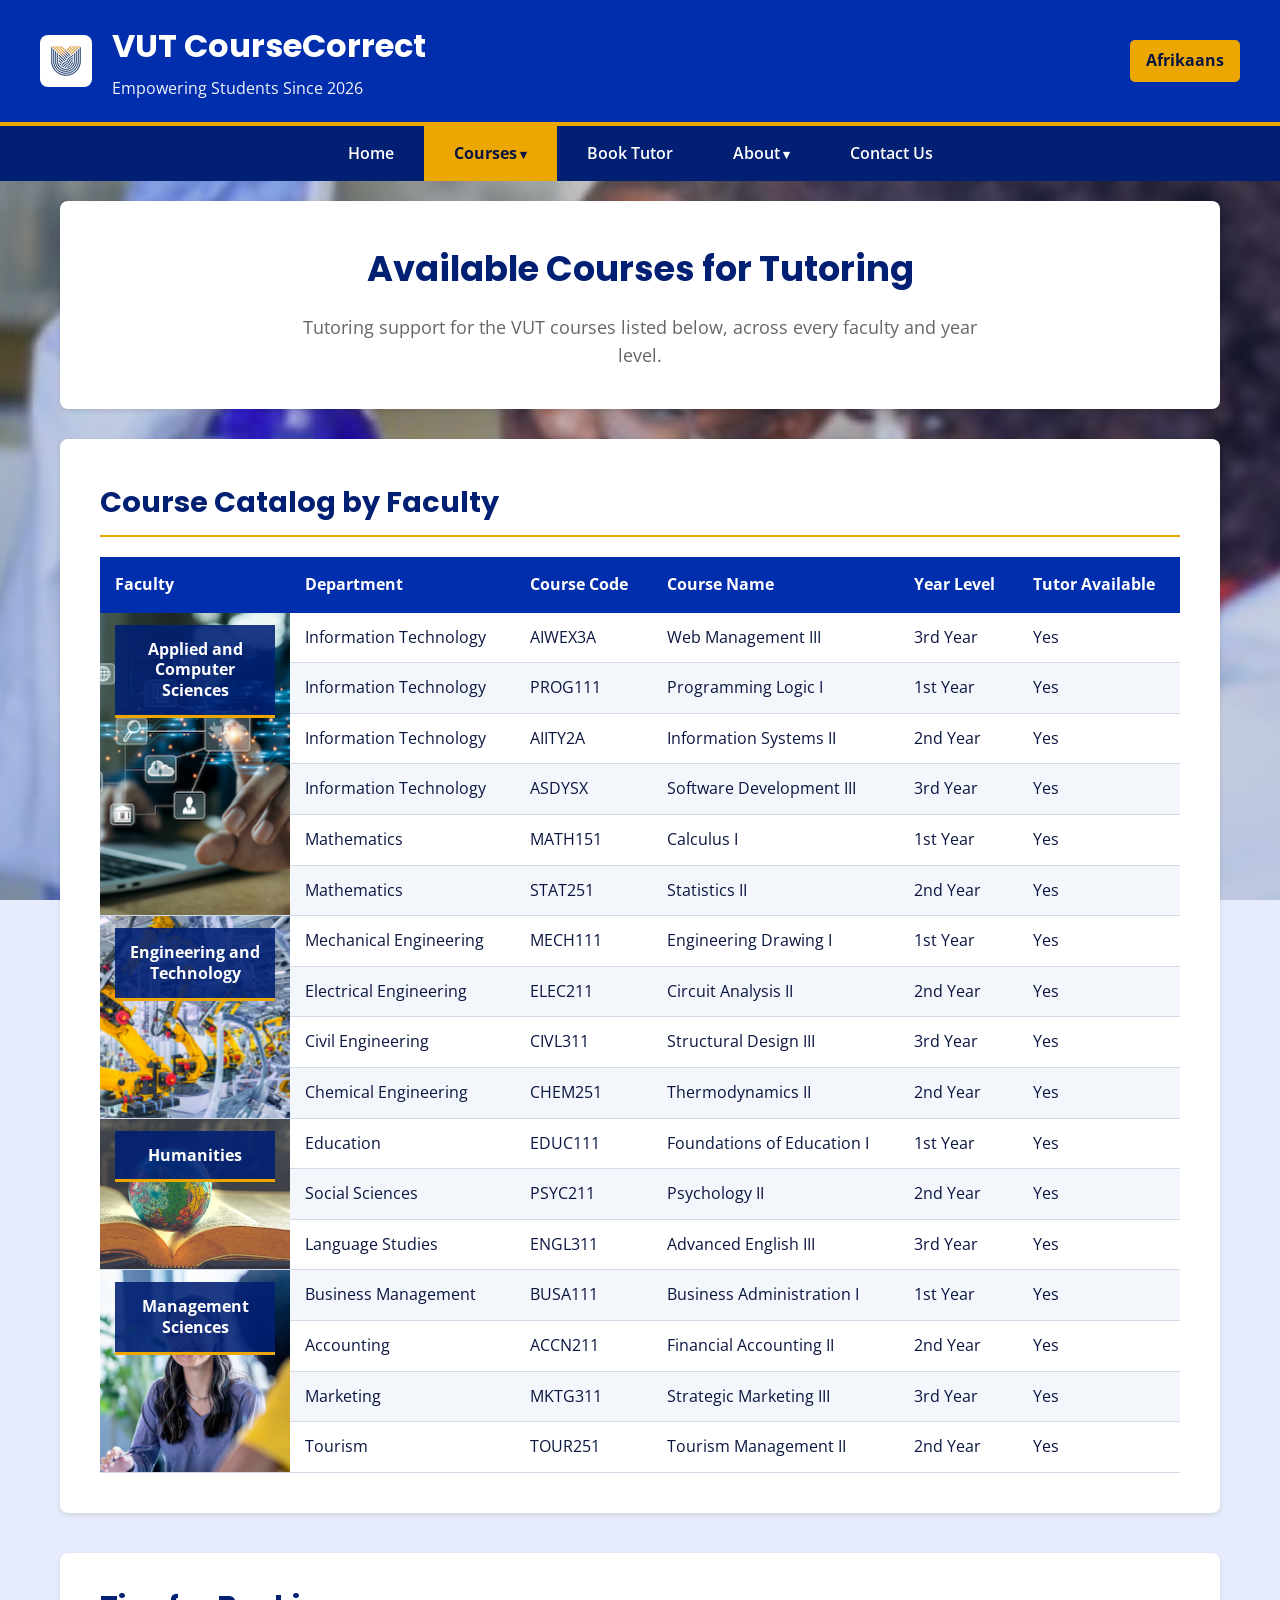
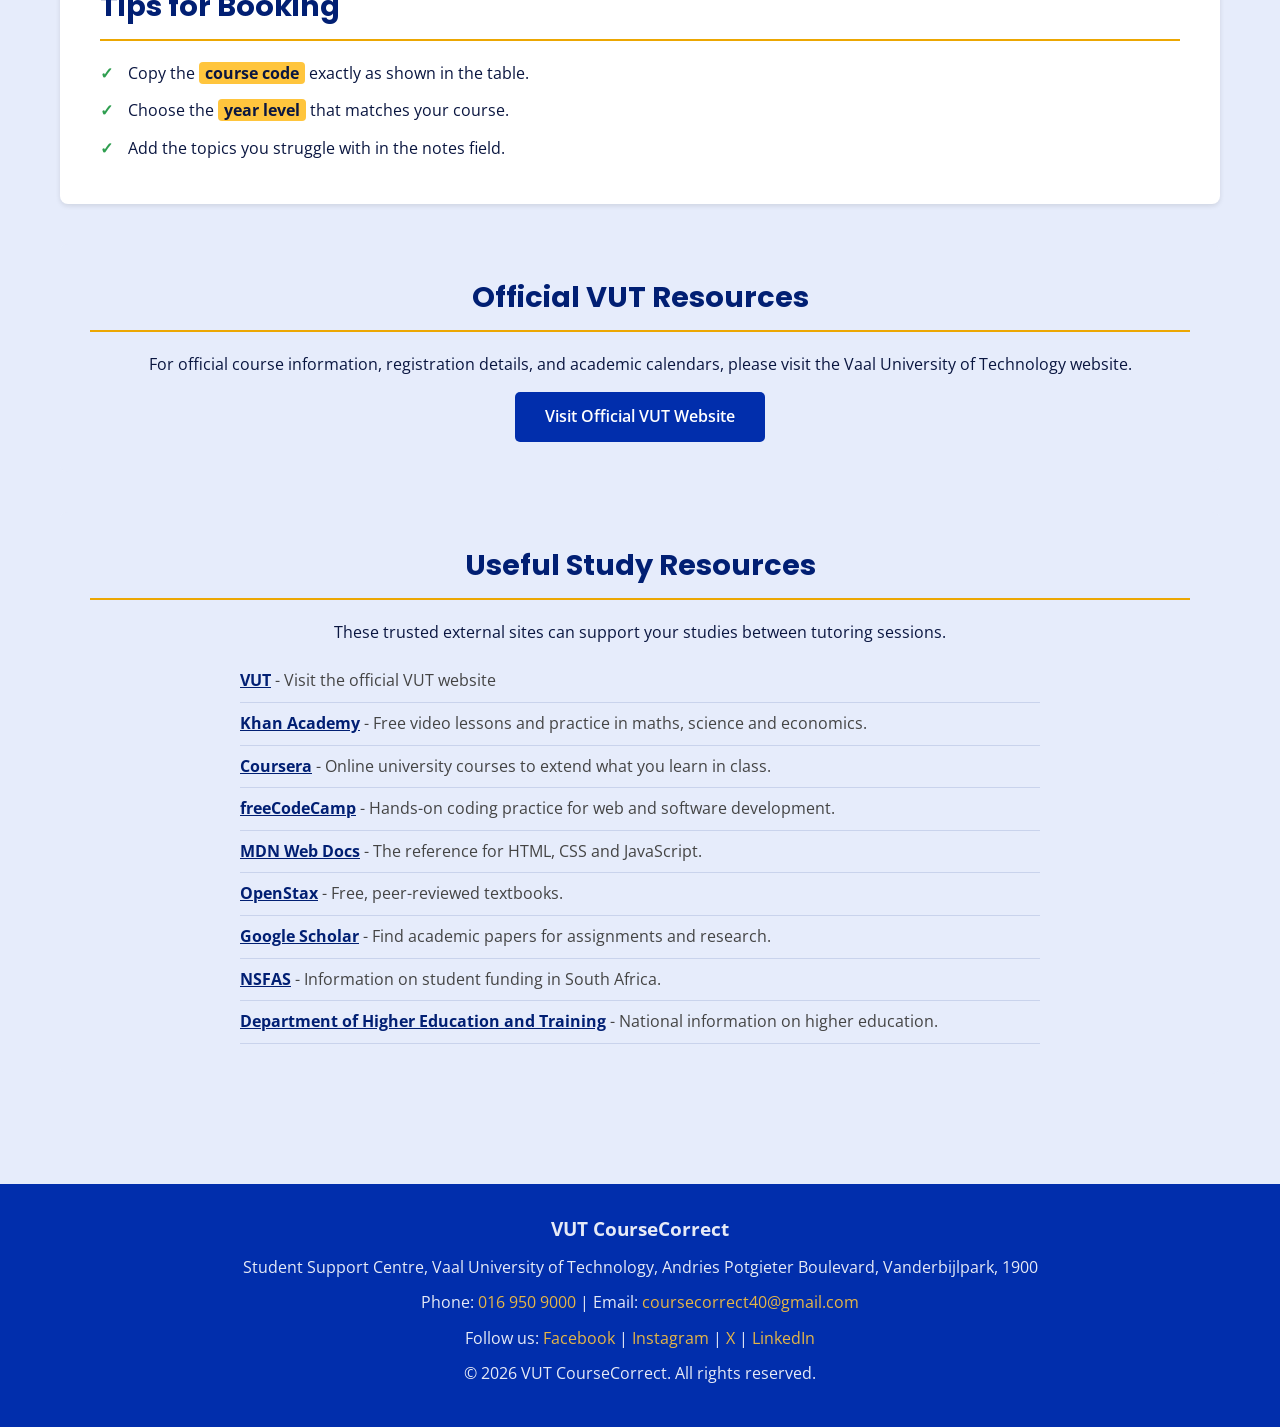
<file: courses.html>
<!DOCTYPE html>
<html lang="en">
<head>
    <meta charset="UTF-8">
    <meta name="viewport" content="width=device-width, initial-scale=1.0">
    <meta name="description" content="Browse all VUT courses available for tutoring - Applied Sciences, Engineering, Humanities, and Management Sciences">
    <meta name="keywords" content="VUT tutoring, Vaal University of Technology, student tutoring, academic support, VUT courses">
    <meta name="author" content="VUT CourseCorrect">
    <title>Courses - VUT CourseCorrect</title>
    <link rel="icon" type="image/png" sizes="32x32" href="images/favicon-32x32.png">
    <link rel="apple-touch-icon" href="images/favicon-32x32.png">
    <link rel="preconnect" href="https://fonts.googleapis.com">
    <link rel="preconnect" href="https://fonts.gstatic.com" crossorigin>
    <link rel="stylesheet" href="https://fonts.googleapis.com/css2?family=Open+Sans:wght@400;600;700&amp;family=Poppins:wght@600;700&amp;display=swap">
    <link rel="stylesheet" href="styles.css">
</head>
<body>
    <a class="skip-link" href="#main-content">Skip to main content</a>
    <header class="banner">
        <div class="logo-container">
            <a href="index.html" class="logo-link" aria-label="CourseCorrect - go to home page">
                <img src="images/favicon-32x32.png" alt="CourseCorrect logo" width="32" height="32">
            </a>
            <div class="logo-text">
                <p class="site-name">VUT CourseCorrect</p>
                <p class="tagline">Empowering Students Since 2026</p>
            </div>
            <a class="lang-switch" href="af/courses.html" hreflang="af" lang="af">Afrikaans</a>
        </div>
    </header>

    <nav class="main-nav" aria-label="Main">
        <ul>
            <li><a href="index.html">Home</a></li>
            <li class="has-dropdown"><a href="courses.html" class="active">Courses</a>
                <ul class="dropdown"><li><a href="courses.html#applied">Applied and Computer Sciences</a></li><li><a href="courses.html#engineering">Engineering and Technology</a></li><li><a href="courses.html#humanities">Humanities</a></li><li><a href="courses.html#management">Management Sciences</a></li></ul>
            </li>
            <li><a href="booking.html">Book Tutor</a></li>
            <li class="has-dropdown"><a href="about.html">About</a>
                <ul class="dropdown">
                    <li><a href="about.html">About Us</a></li>
                    <li><a href="styleguide.html">Style Guide</a></li>
                    <li><a href="sitemap.html">Sitemap</a></li>
                </ul>
            </li>
            <li><a href="contact.html">Contact Us</a></li>
        </ul>
    </nav>

    <main id="main-content">
        <section class="page-header">
            <h1>Available Courses for Tutoring</h1>
            <p>Tutoring support for the VUT courses listed below, across every faculty and year level.</p>
        </section>

        <section class="courses-table-section">
            <h2>Course Catalog by Faculty</h2>
            <table class="courses-table">
                <caption class="visually-hidden">Courses available for tutoring, grouped by faculty</caption>
                <thead><tr><th scope="col">Faculty</th><th scope="col">Department</th><th scope="col">Course Code</th><th scope="col">Course Name</th><th scope="col">Year Level</th><th scope="col">Tutor Available</th></tr></thead>
                <tbody>
<tr id="applied"><td rowspan="6" class="faculty-cell fc-applied" role="img" aria-label="Technology icons above a laptop"><span class="faculty-label">Applied and Computer Sciences</span></td><td>Information Technology</td><td>AIWEX3A</td><td>Web Management III</td><td>3rd Year</td><td>Yes</td></tr>
<tr><td>Information Technology</td><td>PROG111</td><td>Programming Logic I</td><td>1st Year</td><td>Yes</td></tr>
<tr><td>Information Technology</td><td>AIITY2A</td><td>Information Systems II</td><td>2nd Year</td><td>Yes</td></tr>
<tr><td>Information Technology</td><td>ASDYSX</td><td>Software Development III</td><td>3rd Year</td><td>Yes</td></tr>
<tr><td>Mathematics</td><td>MATH151</td><td>Calculus I</td><td>1st Year</td><td>Yes</td></tr>
<tr><td>Mathematics</td><td>STAT251</td><td>Statistics II</td><td>2nd Year</td><td>Yes</td></tr>
<tr id="engineering"><td rowspan="4" class="faculty-cell fc-engineering" role="img" aria-label="Industrial robots on an assembly line"><span class="faculty-label">Engineering and Technology</span></td><td>Mechanical Engineering</td><td>MECH111</td><td>Engineering Drawing I</td><td>1st Year</td><td>Yes</td></tr>
<tr><td>Electrical Engineering</td><td>ELEC211</td><td>Circuit Analysis II</td><td>2nd Year</td><td>Yes</td></tr>
<tr><td>Civil Engineering</td><td>CIVL311</td><td>Structural Design III</td><td>3rd Year</td><td>Yes</td></tr>
<tr><td>Chemical Engineering</td><td>CHEM251</td><td>Thermodynamics II</td><td>2nd Year</td><td>Yes</td></tr>
<tr id="humanities"><td rowspan="3" class="faculty-cell fc-humanities" role="img" aria-label="Globe resting on an open book"><span class="faculty-label">Humanities</span></td><td>Education</td><td>EDUC111</td><td>Foundations of Education I</td><td>1st Year</td><td>Yes</td></tr>
<tr><td>Social Sciences</td><td>PSYC211</td><td>Psychology II</td><td>2nd Year</td><td>Yes</td></tr>
<tr><td>Language Studies</td><td>ENGL311</td><td>Advanced English III</td><td>3rd Year</td><td>Yes</td></tr>
<tr id="management"><td rowspan="4" class="faculty-cell fc-management" role="img" aria-label="Student smiling in a group discussion"><span class="faculty-label">Management Sciences</span></td><td>Business Management</td><td>BUSA111</td><td>Business Administration I</td><td>1st Year</td><td>Yes</td></tr>
<tr><td>Accounting</td><td>ACCN211</td><td>Financial Accounting II</td><td>2nd Year</td><td>Yes</td></tr>
<tr><td>Marketing</td><td>MKTG311</td><td>Strategic Marketing III</td><td>3rd Year</td><td>Yes</td></tr>
<tr><td>Tourism</td><td>TOUR251</td><td>Tourism Management II</td><td>2nd Year</td><td>Yes</td></tr>
                </tbody>
            </table>
        </section>

        <section class="content-card">
            <h2>Tips for Booking</h2>
            <ul class="check-list"><li>Copy the <span class="highlight">course code</span> exactly as shown in the table.</li><li>Choose the <span class="highlight">year level</span> that matches your course.</li><li>Add the topics you struggle with in the notes field.</li></ul>
        </section>

        <section class="external-link-section">
            <h2>Official VUT Resources</h2>
            <p>For official course information, registration details, and academic calendars, please visit the Vaal University of Technology website.</p>
            <a href="https://www.vut.ac.za" target="_blank" rel="noopener" class="external-link">Visit Official VUT Website</a>
        </section>

        <section class="external-link-section">
            <h2>Useful Study Resources</h2>
            <p>These trusted external sites can support your studies between tutoring sessions.</p>
            <ul class="resource-list">
                <li><a href="https://www.vut.ac.za" target="_blank" rel="noopener">VUT</a> <span class="res-desc">- Visit the official VUT website</span></li>
                <li><a href="https://www.khanacademy.org" target="_blank" rel="noopener">Khan Academy</a> <span class="res-desc">- Free video lessons and practice in maths, science and economics.</span></li><li><a href="https://www.coursera.org" target="_blank" rel="noopener">Coursera</a> <span class="res-desc">- Online university courses to extend what you learn in class.</span></li><li><a href="https://www.freecodecamp.org" target="_blank" rel="noopener">freeCodeCamp</a> <span class="res-desc">- Hands-on coding practice for web and software development.</span></li><li><a href="https://developer.mozilla.org" target="_blank" rel="noopener">MDN Web Docs</a> <span class="res-desc">- The reference for HTML, CSS and JavaScript.</span></li><li><a href="https://openstax.org" target="_blank" rel="noopener">OpenStax</a> <span class="res-desc">- Free, peer-reviewed textbooks.</span></li><li><a href="https://scholar.google.com" target="_blank" rel="noopener">Google Scholar</a> <span class="res-desc">- Find academic papers for assignments and research.</span></li><li><a href="https://www.nsfas.org.za" target="_blank" rel="noopener">NSFAS</a> <span class="res-desc">- Information on student funding in South Africa.</span></li><li><a href="https://www.dhet.gov.za" target="_blank" rel="noopener">Department of Higher Education and Training</a> <span class="res-desc">- National information on higher education.</span></li>
            </ul>
        </section>

    </main>

    <footer>
        <div class="footer-content">
            <p class="footer-name"><strong>VUT CourseCorrect</strong></p>
            <address>
                <p>Student Support Centre, Vaal University of Technology, Andries Potgieter Boulevard, Vanderbijlpark, 1900</p>
                <p>Phone: <a href="tel:+27169509000">016 950 9000</a> | Email: <a href="mailto:coursecorrect40@gmail.com">coursecorrect40@gmail.com</a></p>
            </address>
            <p class="footer-social">Follow us:
                <a href="https://www.facebook.com/" target="_blank" rel="noopener">Facebook</a> |
                <a href="https://www.instagram.com/" target="_blank" rel="noopener">Instagram</a> |
                <a href="https://x.com/" target="_blank" rel="noopener">X</a> |
                <a href="https://www.linkedin.com/" target="_blank" rel="noopener">LinkedIn</a>
            </p>
            <p>&copy; 2026 VUT CourseCorrect. All rights reserved.</p>
        </div>
    </footer>

    <script src="script.js" defer></script>
</body>
</html>
</file>
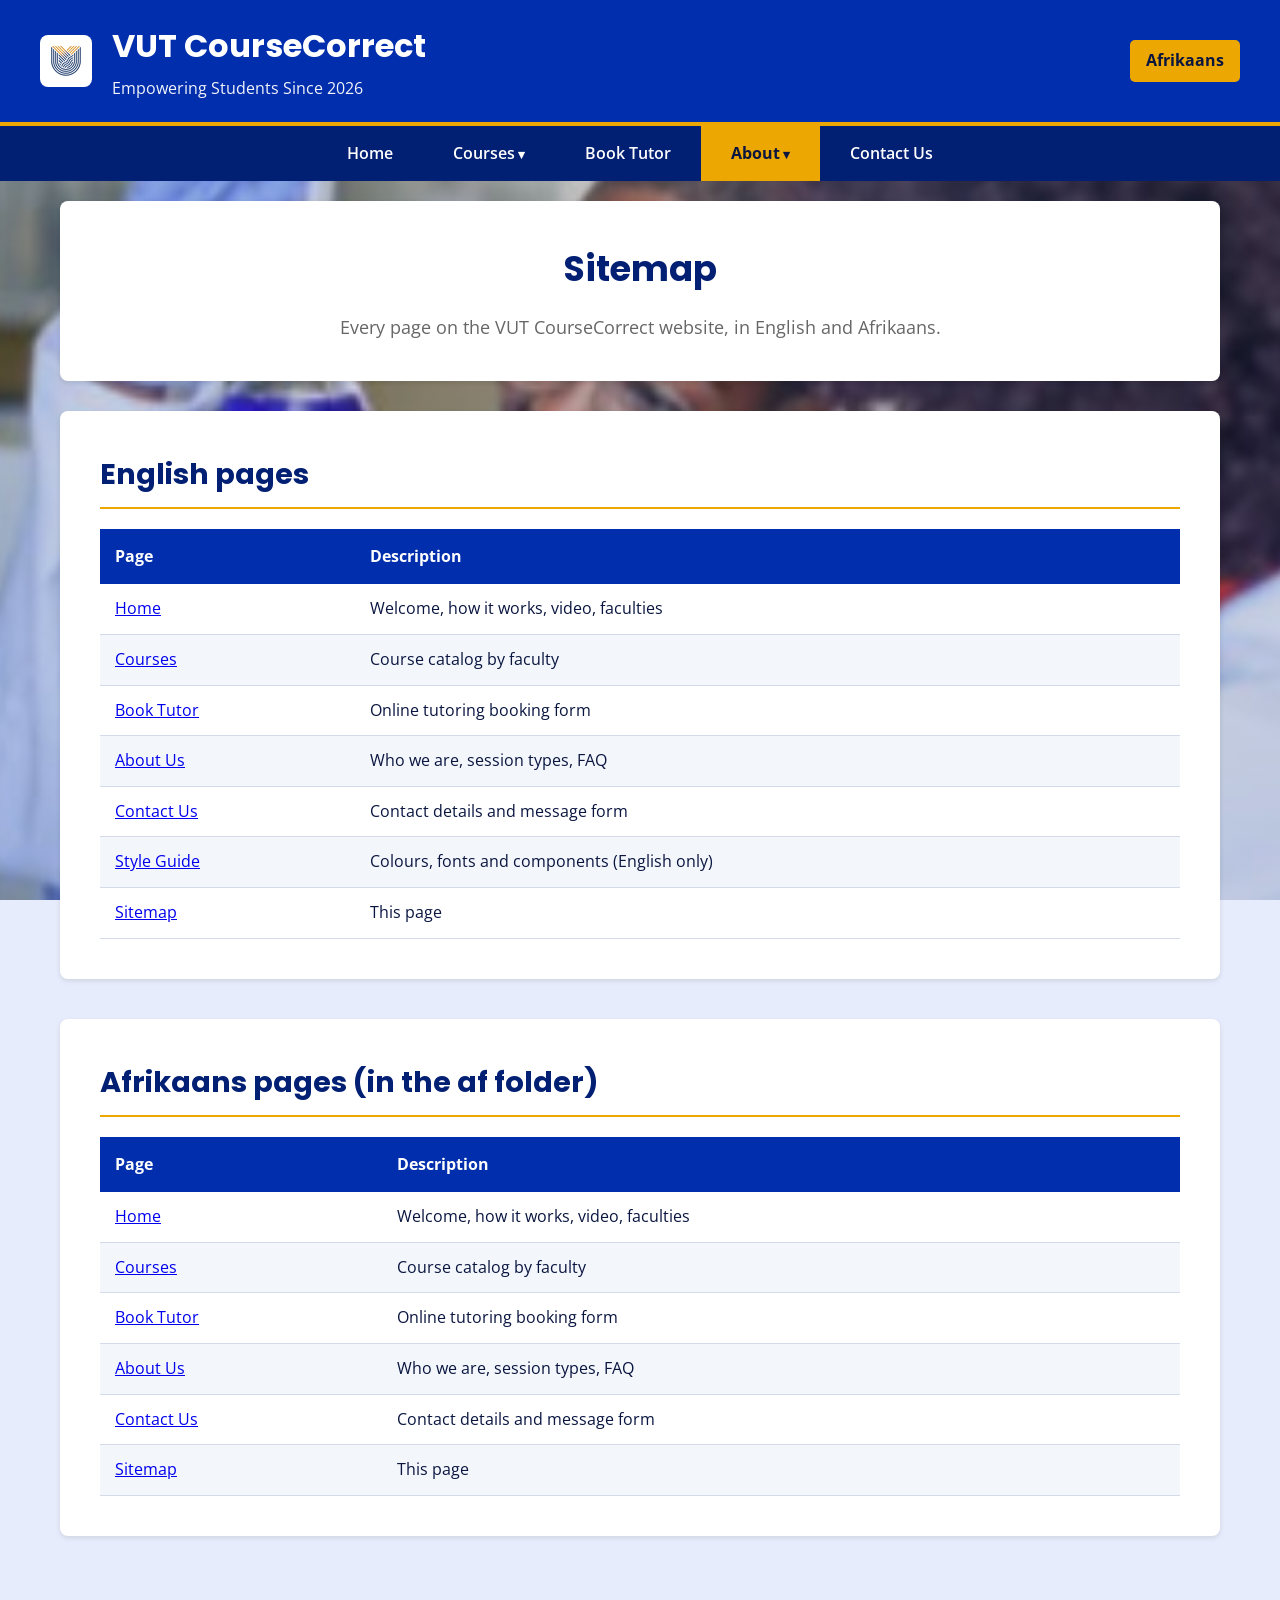
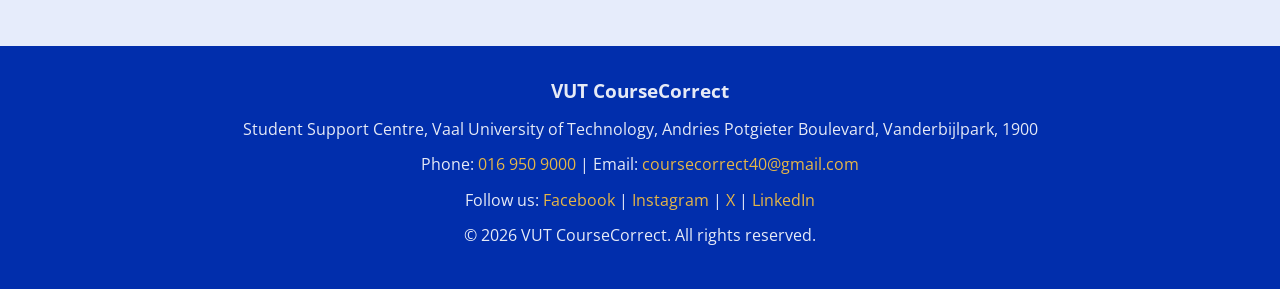
<file: sitemap.html>
<!DOCTYPE html>
<html lang="en">
<head>
    <meta charset="UTF-8">
    <meta name="viewport" content="width=device-width, initial-scale=1.0">
    <meta name="description" content="Sitemap of all pages on the VUT CourseCorrect website">
    <meta name="keywords" content="VUT tutoring, Vaal University of Technology, student tutoring, academic support, VUT courses">
    <meta name="author" content="VUT CourseCorrect">
    <title>Sitemap - VUT CourseCorrect</title>
    <link rel="icon" type="image/png" sizes="32x32" href="images/favicon-32x32.png">
    <link rel="apple-touch-icon" href="images/favicon-32x32.png">
    <link rel="preconnect" href="https://fonts.googleapis.com">
    <link rel="preconnect" href="https://fonts.gstatic.com" crossorigin>
    <link rel="stylesheet" href="https://fonts.googleapis.com/css2?family=Open+Sans:wght@400;600;700&amp;family=Poppins:wght@600;700&amp;display=swap">
    <link rel="stylesheet" href="styles.css">
</head>
<body>
    <a class="skip-link" href="#main-content">Skip to main content</a>
    <header class="banner">
        <div class="logo-container">
            <a href="index.html" class="logo-link" aria-label="CourseCorrect - go to home page">
                <img src="images/favicon-32x32.png" alt="CourseCorrect logo" width="32" height="32">
            </a>
            <div class="logo-text">
                <p class="site-name">VUT CourseCorrect</p>
                <p class="tagline">Empowering Students Since 2026</p>
            </div>
            <a class="lang-switch" href="af/sitemap.html" hreflang="af" lang="af">Afrikaans</a>
        </div>
    </header>

    <nav class="main-nav" aria-label="Main">
        <ul>
            <li><a href="index.html">Home</a></li>
            <li class="has-dropdown"><a href="courses.html">Courses</a>
                <ul class="dropdown"><li><a href="courses.html#applied">Applied and Computer Sciences</a></li><li><a href="courses.html#engineering">Engineering and Technology</a></li><li><a href="courses.html#humanities">Humanities</a></li><li><a href="courses.html#management">Management Sciences</a></li></ul>
            </li>
            <li><a href="booking.html">Book Tutor</a></li>
            <li class="has-dropdown"><a href="about.html" class="active">About</a>
                <ul class="dropdown">
                    <li><a href="about.html">About Us</a></li>
                    <li><a href="styleguide.html">Style Guide</a></li>
                    <li><a href="sitemap.html">Sitemap</a></li>
                </ul>
            </li>
            <li><a href="contact.html">Contact Us</a></li>
        </ul>
    </nav>

    <main id="main-content">
        <section class="page-header">
            <h1>Sitemap</h1>
            <p>Every page on the VUT CourseCorrect website, in English and Afrikaans.</p>
        </section>
        <section class="courses-table-section">
            <h2>English pages</h2>
            <table class="courses-table"><thead><tr><th scope="col">Page</th><th scope="col">Description</th></tr></thead><tbody><tr><td><a href="index.html">Home</a></td><td>Welcome, how it works, video, faculties</td></tr><tr><td><a href="courses.html">Courses</a></td><td>Course catalog by faculty</td></tr><tr><td><a href="booking.html">Book Tutor</a></td><td>Online tutoring booking form</td></tr><tr><td><a href="about.html">About Us</a></td><td>Who we are, session types, FAQ</td></tr><tr><td><a href="contact.html">Contact Us</a></td><td>Contact details and message form</td></tr><tr><td><a href="styleguide.html">Style Guide</a></td><td>Colours, fonts and components (English only)</td></tr><tr><td><a href="sitemap.html">Sitemap</a></td><td>This page</td></tr></tbody></table>
        </section>
        <section class="courses-table-section">
            <h2>Afrikaans pages (in the af folder)</h2>
            <table class="courses-table"><thead><tr><th scope="col">Page</th><th scope="col">Description</th></tr></thead><tbody><tr><td><a href="af/index.html">Home</a></td><td>Welcome, how it works, video, faculties</td></tr><tr><td><a href="af/courses.html">Courses</a></td><td>Course catalog by faculty</td></tr><tr><td><a href="af/booking.html">Book Tutor</a></td><td>Online tutoring booking form</td></tr><tr><td><a href="af/about.html">About Us</a></td><td>Who we are, session types, FAQ</td></tr><tr><td><a href="af/contact.html">Contact Us</a></td><td>Contact details and message form</td></tr><tr><td><a href="af/sitemap.html">Sitemap</a></td><td>This page</td></tr></tbody></table>
        </section>
    </main>

    <footer>
        <div class="footer-content">
            <p class="footer-name"><strong>VUT CourseCorrect</strong></p>
            <address>
                <p>Student Support Centre, Vaal University of Technology, Andries Potgieter Boulevard, Vanderbijlpark, 1900</p>
                <p>Phone: <a href="tel:+27169509000">016 950 9000</a> | Email: <a href="mailto:coursecorrect40@gmail.com">coursecorrect40@gmail.com</a></p>
            </address>
            <p class="footer-social">Follow us:
                <a href="https://www.facebook.com/" target="_blank" rel="noopener">Facebook</a> |
                <a href="https://www.instagram.com/" target="_blank" rel="noopener">Instagram</a> |
                <a href="https://x.com/" target="_blank" rel="noopener">X</a> |
                <a href="https://www.linkedin.com/" target="_blank" rel="noopener">LinkedIn</a>
            </p>
            <p>&copy; 2026 VUT CourseCorrect. All rights reserved.</p>
        </div>
    </footer>

    <script src="script.js" defer></script>
</body>
</html>
</file>
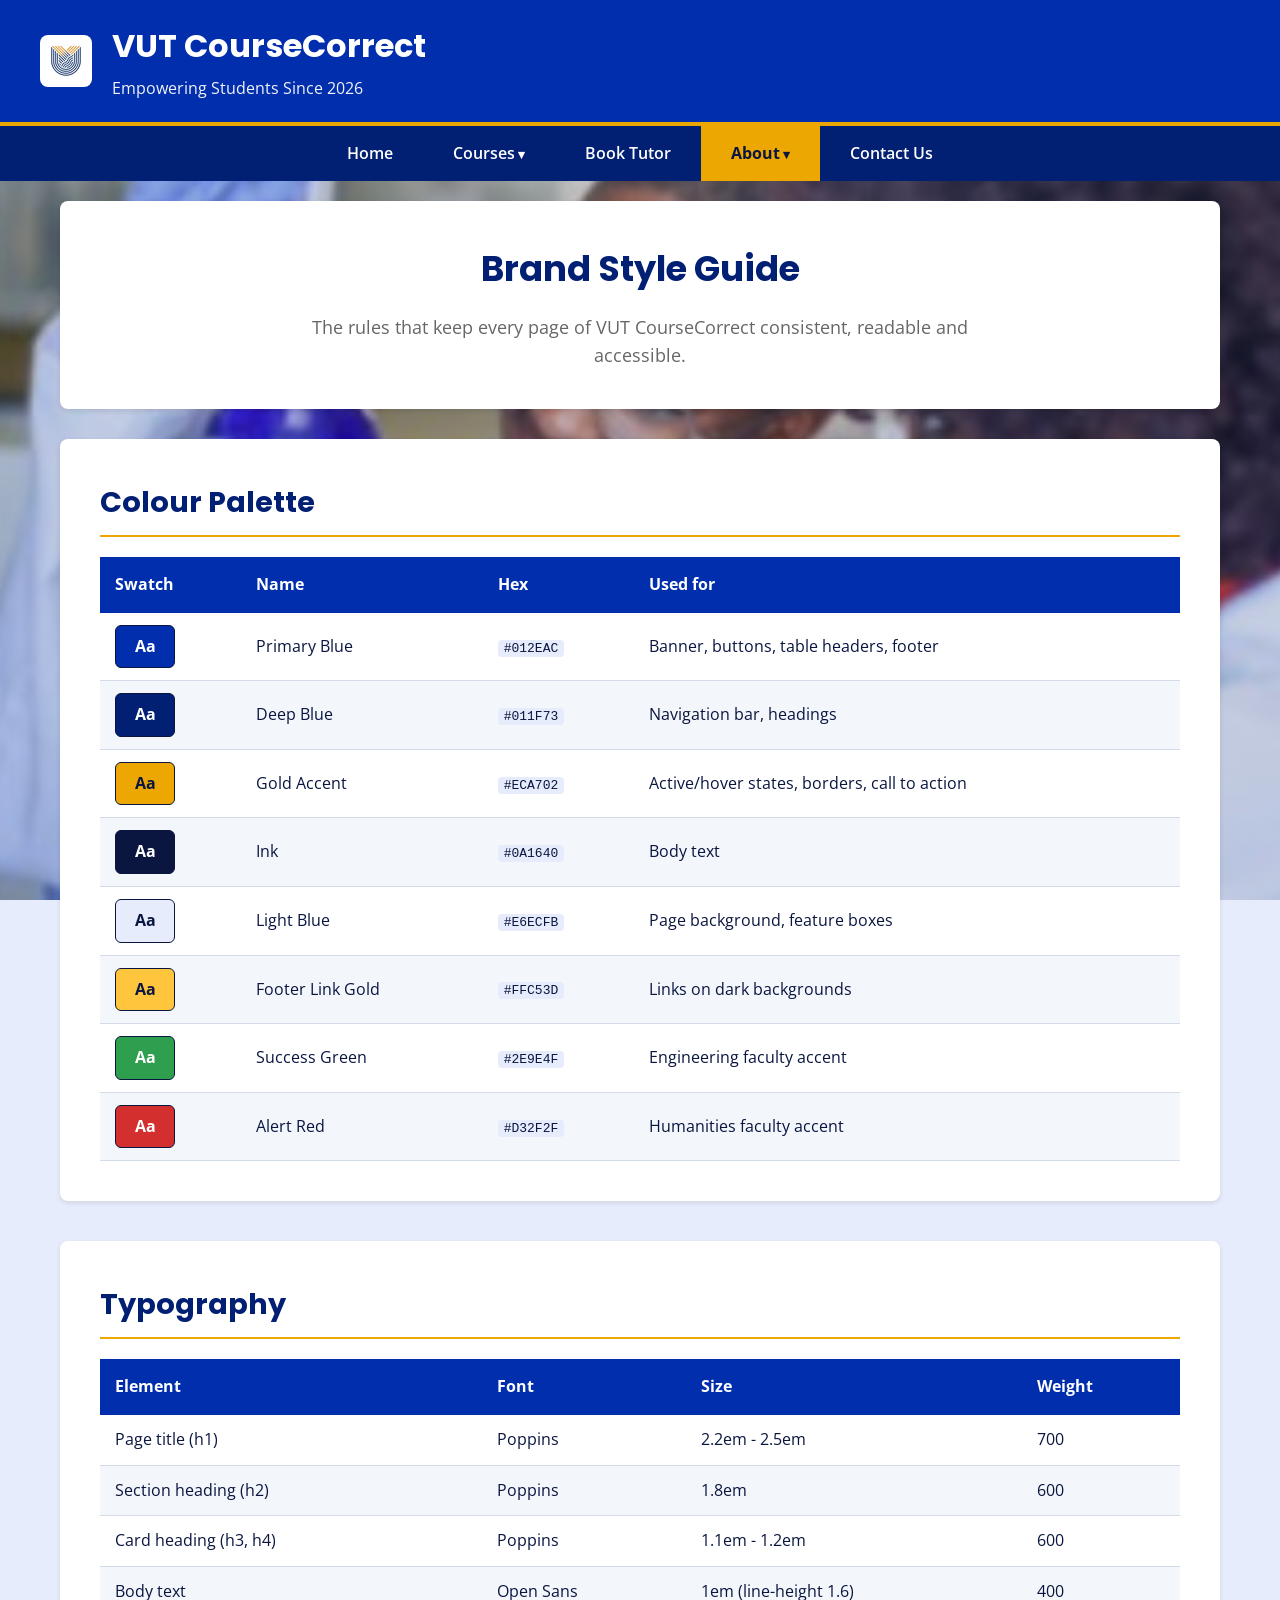
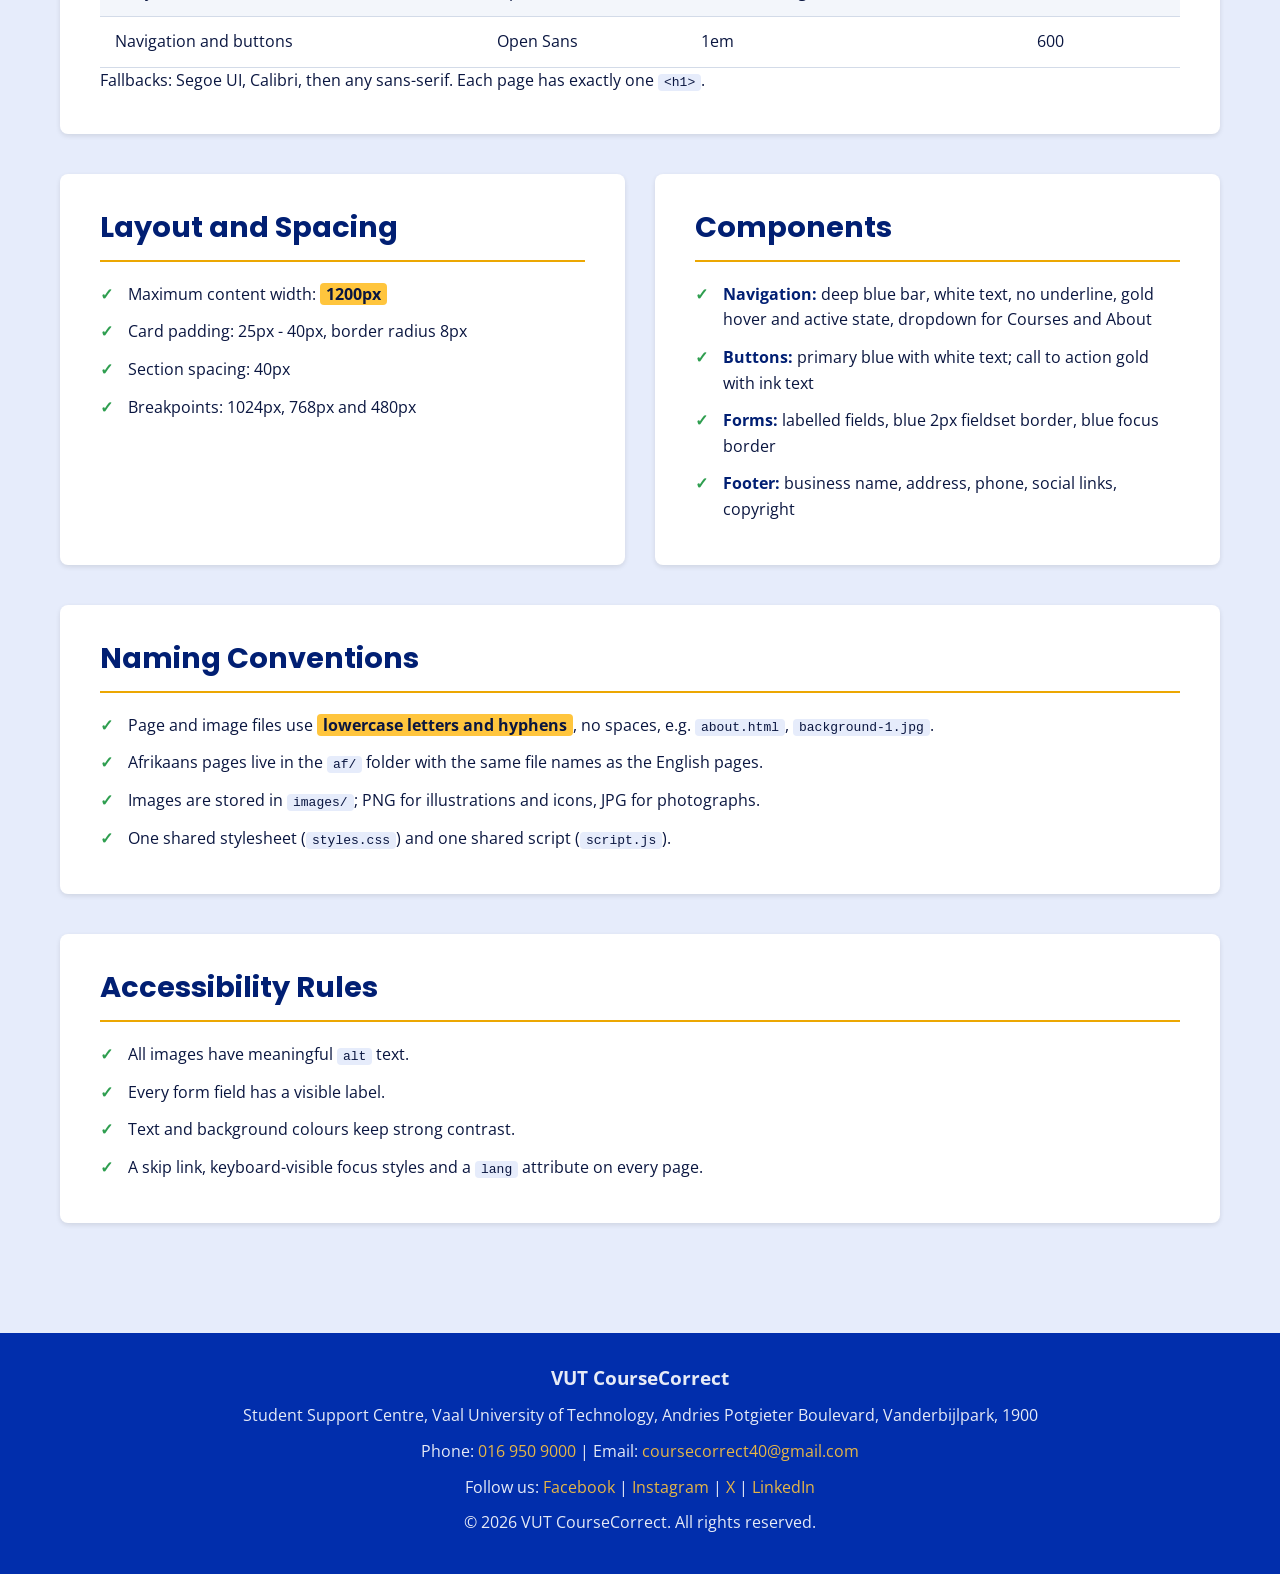
<file: styleguide.html>
<!DOCTYPE html>
<html lang="en">
<head>
    <meta charset="UTF-8">
    <meta name="viewport" content="width=device-width, initial-scale=1.0">
    <meta name="description" content="Brand style guide for the VUT CourseCorrect website: colours, typography, spacing, components and naming conventions">
    <meta name="keywords" content="VUT tutoring, Vaal University of Technology, student tutoring, academic support, VUT courses">
    <meta name="author" content="VUT CourseCorrect">
    <title>Style Guide - VUT CourseCorrect</title>
    <link rel="icon" type="image/png" sizes="32x32" href="images/favicon-32x32.png">
    <link rel="apple-touch-icon" href="images/favicon-32x32.png">
    <link rel="preconnect" href="https://fonts.googleapis.com">
    <link rel="preconnect" href="https://fonts.gstatic.com" crossorigin>
    <link rel="stylesheet" href="https://fonts.googleapis.com/css2?family=Open+Sans:wght@400;600;700&amp;family=Poppins:wght@600;700&amp;display=swap">
    <link rel="stylesheet" href="styles.css">
</head>
<body>
    <a class="skip-link" href="#main-content">Skip to main content</a>
    <header class="banner">
        <div class="logo-container">
            <a href="index.html" class="logo-link" aria-label="CourseCorrect - go to home page">
                <img src="images/favicon-32x32.png" alt="CourseCorrect logo" width="32" height="32">
            </a>
            <div class="logo-text">
                <p class="site-name">VUT CourseCorrect</p>
                <p class="tagline">Empowering Students Since 2026</p>
            </div>
            
        </div>
    </header>

    <nav class="main-nav" aria-label="Main">
        <ul>
            <li><a href="index.html">Home</a></li>
            <li class="has-dropdown"><a href="courses.html">Courses</a>
                <ul class="dropdown"><li><a href="courses.html#applied">Applied and Computer Sciences</a></li><li><a href="courses.html#engineering">Engineering and Technology</a></li><li><a href="courses.html#humanities">Humanities</a></li><li><a href="courses.html#management">Management Sciences</a></li></ul>
            </li>
            <li><a href="booking.html">Book Tutor</a></li>
            <li class="has-dropdown"><a href="about.html" class="active">About</a>
                <ul class="dropdown">
                    <li><a href="about.html">About Us</a></li>
                    <li><a href="styleguide.html">Style Guide</a></li>
                    <li><a href="sitemap.html">Sitemap</a></li>
                </ul>
            </li>
            <li><a href="contact.html">Contact Us</a></li>
        </ul>
    </nav>

    <main id="main-content">
        <section class="page-header">
            <h1>Brand Style Guide</h1>
            <p>The rules that keep every page of VUT CourseCorrect consistent, readable and accessible.</p>
        </section>

        <section class="courses-table-section">
            <h2>Colour Palette</h2>
            <table class="courses-table"><thead><tr><th scope="col">Swatch</th><th scope="col">Name</th><th scope="col">Hex</th><th scope="col">Used for</th></tr></thead>
            <tbody><tr><td><span class="swatch" style="background:#012EAC;color:#ffffff">Aa</span></td><td>Primary Blue</td><td><code>#012EAC</code></td><td>Banner, buttons, table headers, footer</td></tr><tr><td><span class="swatch" style="background:#011F73;color:#ffffff">Aa</span></td><td>Deep Blue</td><td><code>#011F73</code></td><td>Navigation bar, headings</td></tr><tr><td><span class="swatch" style="background:#ECA702;color:#0A1640">Aa</span></td><td>Gold Accent</td><td><code>#ECA702</code></td><td>Active/hover states, borders, call to action</td></tr><tr><td><span class="swatch" style="background:#0A1640;color:#ffffff">Aa</span></td><td>Ink</td><td><code>#0A1640</code></td><td>Body text</td></tr><tr><td><span class="swatch" style="background:#E6ECFB;color:#0A1640">Aa</span></td><td>Light Blue</td><td><code>#E6ECFB</code></td><td>Page background, feature boxes</td></tr><tr><td><span class="swatch" style="background:#FFC53D;color:#0A1640">Aa</span></td><td>Footer Link Gold</td><td><code>#FFC53D</code></td><td>Links on dark backgrounds</td></tr><tr><td><span class="swatch" style="background:#2E9E4F;color:#ffffff">Aa</span></td><td>Success Green</td><td><code>#2E9E4F</code></td><td>Engineering faculty accent</td></tr><tr><td><span class="swatch" style="background:#D32F2F;color:#ffffff">Aa</span></td><td>Alert Red</td><td><code>#D32F2F</code></td><td>Humanities faculty accent</td></tr></tbody></table>
        </section>

        <section class="courses-table-section">
            <h2>Typography</h2>
            <table class="courses-table"><thead><tr><th scope="col">Element</th><th scope="col">Font</th><th scope="col">Size</th><th scope="col">Weight</th></tr></thead>
            <tbody>
                <tr><td>Page title (h1)</td><td>Poppins</td><td>2.2em - 2.5em</td><td>700</td></tr>
                <tr><td>Section heading (h2)</td><td>Poppins</td><td>1.8em</td><td>600</td></tr>
                <tr><td>Card heading (h3, h4)</td><td>Poppins</td><td>1.1em - 1.2em</td><td>600</td></tr>
                <tr><td>Body text</td><td>Open Sans</td><td>1em (line-height 1.6)</td><td>400</td></tr>
                <tr><td>Navigation and buttons</td><td>Open Sans</td><td>1em</td><td>600</td></tr>
            </tbody></table>
            <p>Fallbacks: Segoe UI, Calibri, then any sans-serif. Each page has exactly one <code>&lt;h1&gt;</code>.</p>
        </section>

        <section class="two-col">
            <div class="info-card">
                <h2>Layout and Spacing</h2>
                <ul class="check-list">
                    <li>Maximum content width: <span class="highlight">1200px</span></li>
                    <li>Card padding: 25px - 40px, border radius 8px</li>
                    <li>Section spacing: 40px</li>
                    <li>Breakpoints: 1024px, 768px and 480px</li>
                </ul>
            </div>
            <div class="info-card">
                <h2>Components</h2>
                <ul class="check-list">
                    <li><span class="label">Navigation:</span> deep blue bar, white text, no underline, gold hover and active state, dropdown for Courses and About</li>
                    <li><span class="label">Buttons:</span> primary blue with white text; call to action gold with ink text</li>
                    <li><span class="label">Forms:</span> labelled fields, blue 2px fieldset border, blue focus border</li>
                    <li><span class="label">Footer:</span> business name, address, phone, social links, copyright</li>
                </ul>
            </div>
        </section>

        <section class="content-card">
            <h2>Naming Conventions</h2>
            <ul class="check-list">
                <li>Page and image files use <span class="highlight">lowercase letters and hyphens</span>, no spaces, e.g. <code>about.html</code>, <code>background-1.jpg</code>.</li>
                <li>Afrikaans pages live in the <code>af/</code> folder with the same file names as the English pages.</li>
                <li>Images are stored in <code>images/</code>; PNG for illustrations and icons, JPG for photographs.</li>
                <li>One shared stylesheet (<code>styles.css</code>) and one shared script (<code>script.js</code>).</li>
            </ul>
        </section>

        <section class="content-card">
            <h2>Accessibility Rules</h2>
            <ul class="check-list">
                <li>All images have meaningful <code>alt</code> text.</li>
                <li>Every form field has a visible label.</li>
                <li>Text and background colours keep strong contrast.</li>
                <li>A skip link, keyboard-visible focus styles and a <code>lang</code> attribute on every page.</li>
            </ul>
        </section>
    </main>

    <footer>
        <div class="footer-content">
            <p class="footer-name"><strong>VUT CourseCorrect</strong></p>
            <address>
                <p>Student Support Centre, Vaal University of Technology, Andries Potgieter Boulevard, Vanderbijlpark, 1900</p>
                <p>Phone: <a href="tel:+27169509000">016 950 9000</a> | Email: <a href="mailto:coursecorrect40@gmail.com">coursecorrect40@gmail.com</a></p>
            </address>
            <p class="footer-social">Follow us:
                <a href="https://www.facebook.com/" target="_blank" rel="noopener">Facebook</a> |
                <a href="https://www.instagram.com/" target="_blank" rel="noopener">Instagram</a> |
                <a href="https://x.com/" target="_blank" rel="noopener">X</a> |
                <a href="https://www.linkedin.com/" target="_blank" rel="noopener">LinkedIn</a>
            </p>
            <p>&copy; 2026 VUT CourseCorrect. All rights reserved.</p>
        </div>
    </footer>

    <script src="script.js" defer></script>
</body>
</html>
</file>
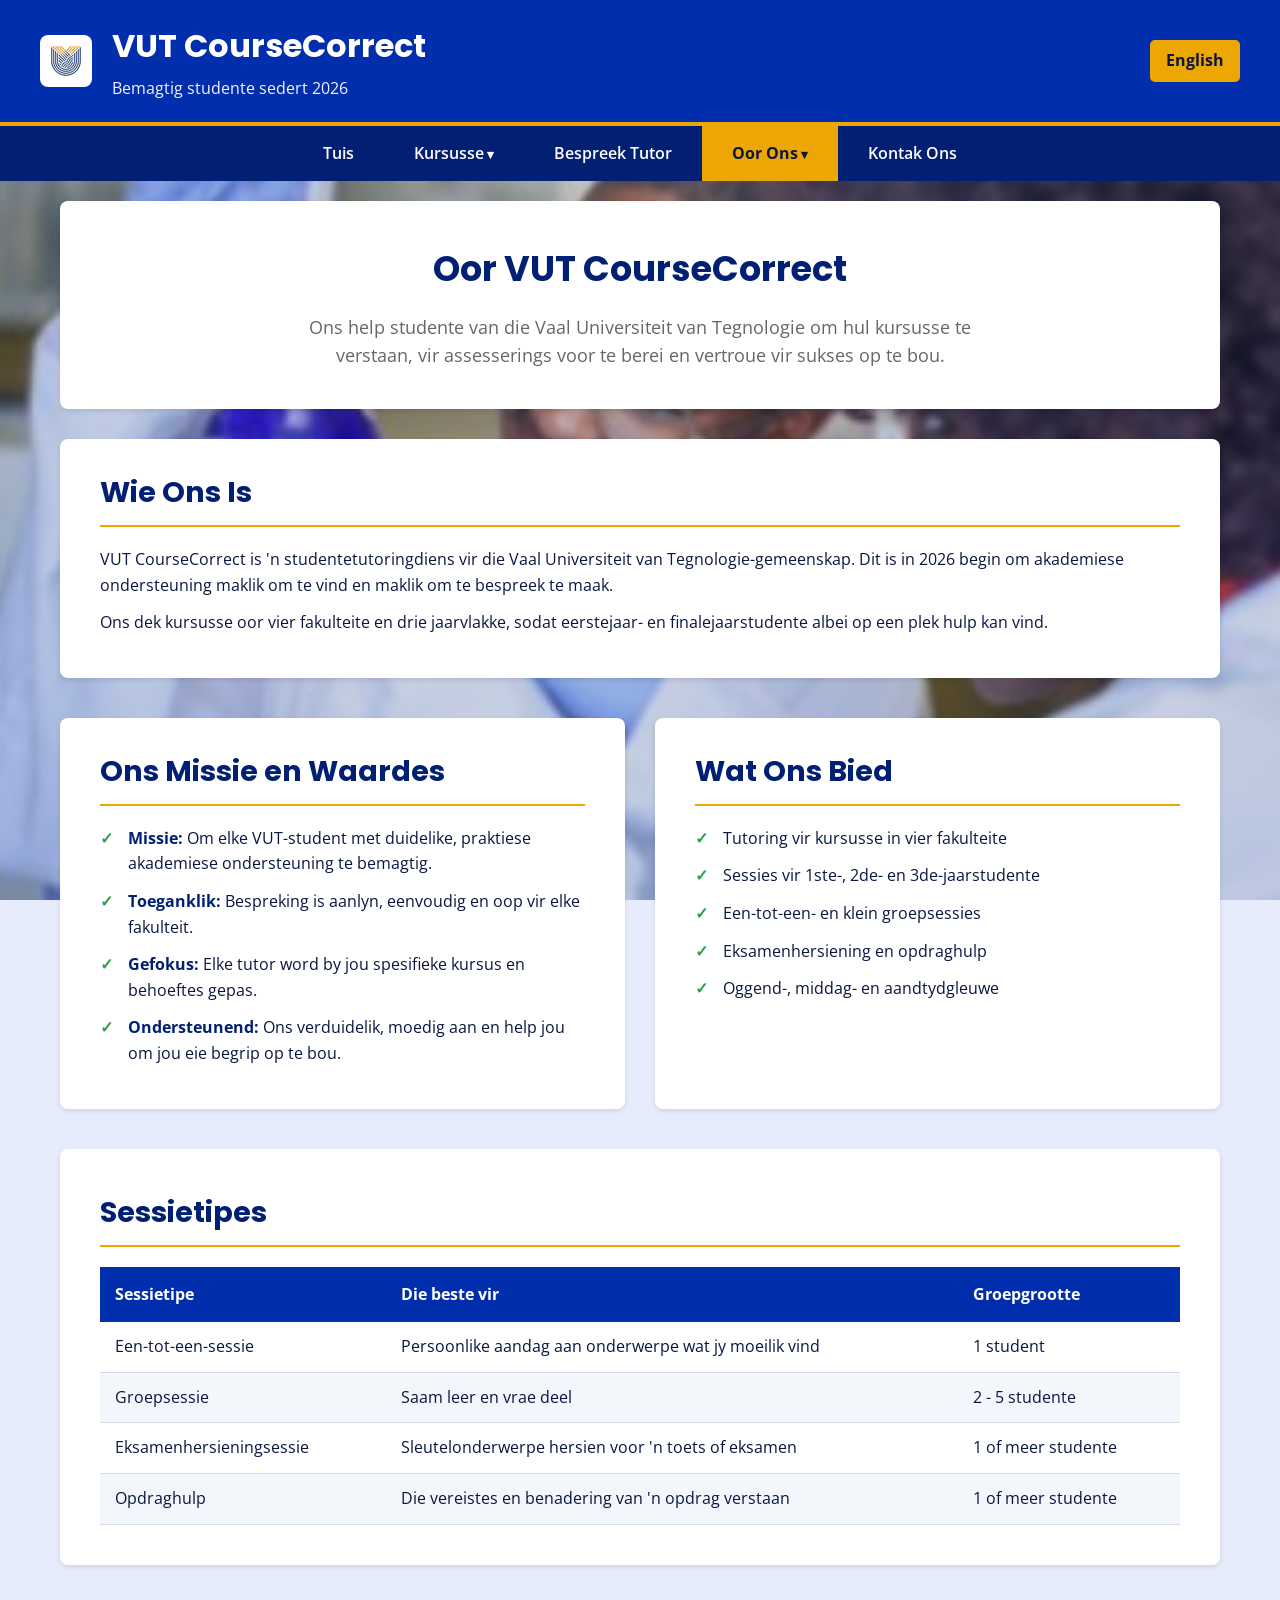
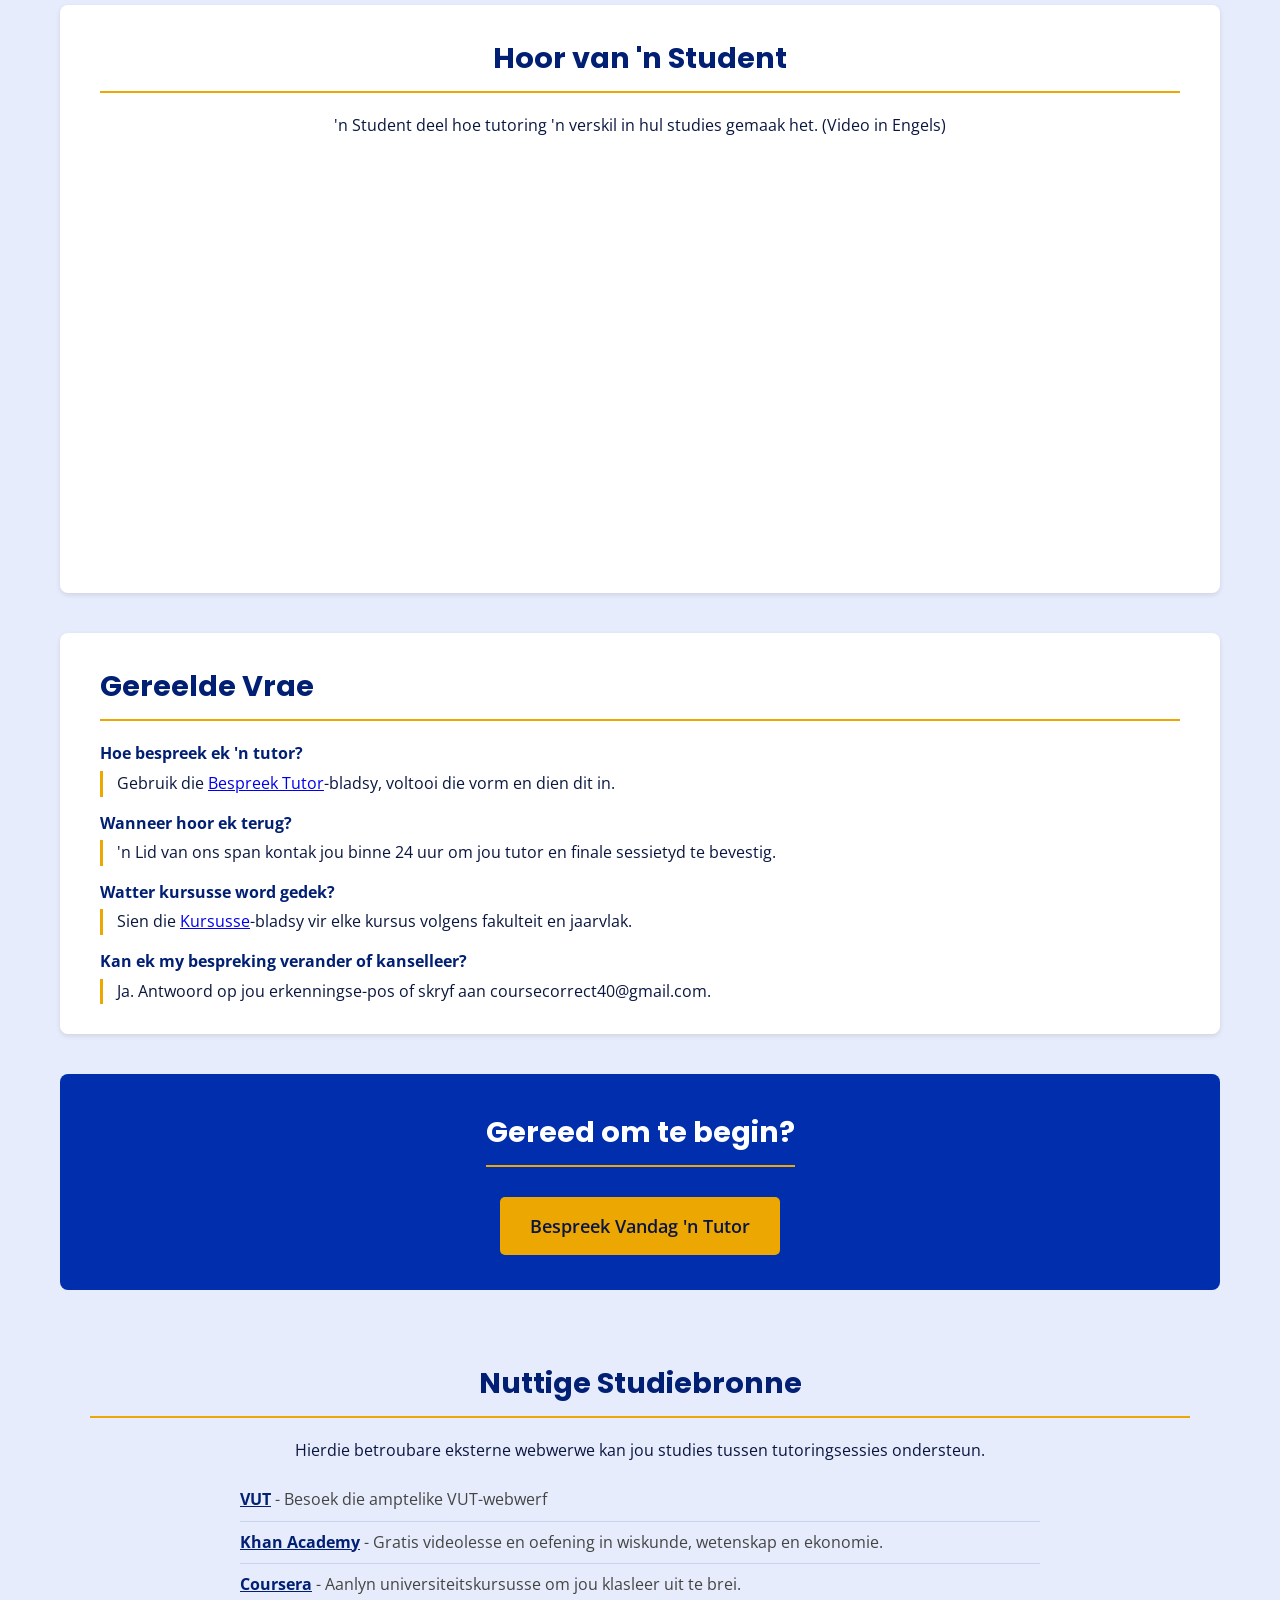
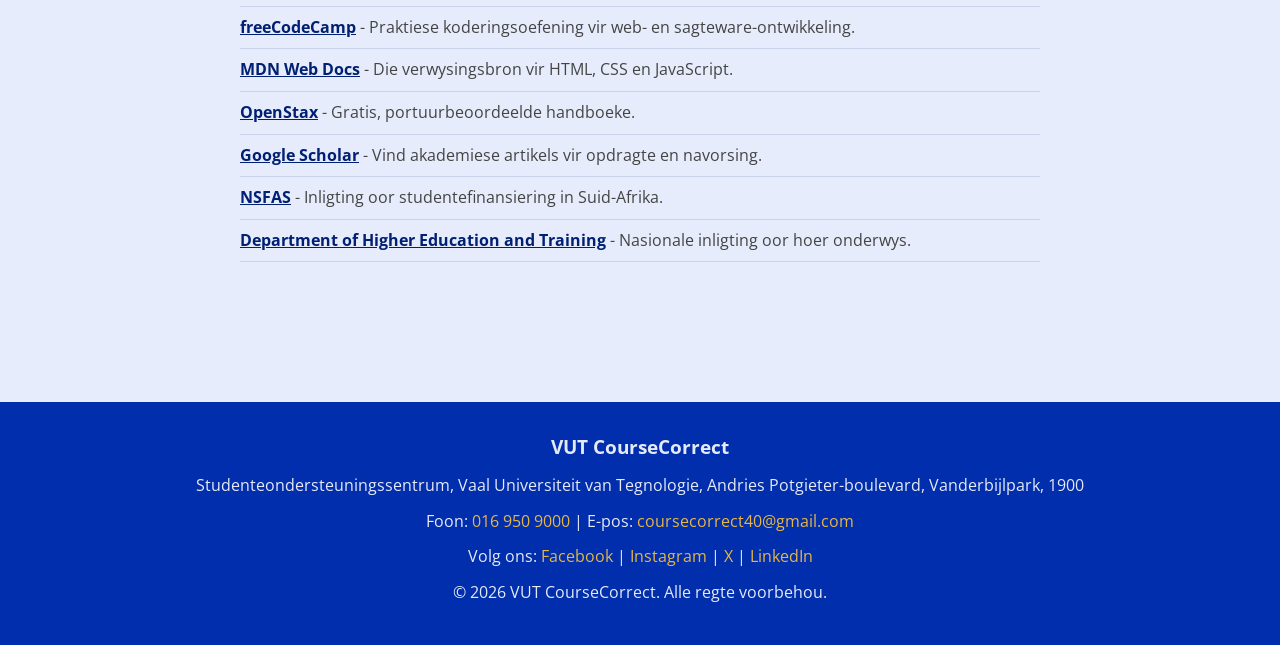
<file: af/about.html>
<!DOCTYPE html>
<html lang="af">
<head>
    <meta charset="UTF-8">
    <meta name="viewport" content="width=device-width, initial-scale=1.0">
    <meta name="description" content="Oor VUT CourseCorrect - wie ons is, wat ons bied en hoe ons tutoring werk vir Vaal Universiteit van Tegnologie-studente">
    <meta name="keywords" content="VUT tutoring, Vaal University of Technology, student tutoring, academic support, VUT courses">
    <meta name="author" content="VUT CourseCorrect">
    <title>Oor Ons - VUT CourseCorrect</title>
    <link rel="icon" type="image/png" sizes="32x32" href="../images/favicon-32x32.png">
    <link rel="apple-touch-icon" href="../images/favicon-32x32.png">
    <link rel="preconnect" href="https://fonts.googleapis.com">
    <link rel="preconnect" href="https://fonts.gstatic.com" crossorigin>
    <link rel="stylesheet" href="https://fonts.googleapis.com/css2?family=Open+Sans:wght@400;600;700&amp;family=Poppins:wght@600;700&amp;display=swap">
    <link rel="stylesheet" href="../styles.css">
</head>
<body>
    <a class="skip-link" href="#main-content">Spring na hoofinhoud</a>
    <header class="banner">
        <div class="logo-container">
            <a href="index.html" class="logo-link" aria-label="CourseCorrect - gaan na tuisblad">
                <img src="../images/favicon-32x32.png" alt="CourseCorrect-logo" width="32" height="32">
            </a>
            <div class="logo-text">
                <p class="site-name">VUT CourseCorrect</p>
                <p class="tagline">Bemagtig studente sedert 2026</p>
            </div>
            <a class="lang-switch" href="../about.html" hreflang="en" lang="en">English</a>
        </div>
    </header>

    <nav class="main-nav" aria-label="Main">
        <ul>
            <li><a href="index.html">Tuis</a></li>
            <li class="has-dropdown"><a href="courses.html">Kursusse</a>
                <ul class="dropdown"><li><a href="courses.html#applied">Toegepaste en Rekenaarwetenskappe</a></li><li><a href="courses.html#engineering">Ingenieurswese en Tegnologie</a></li><li><a href="courses.html#humanities">Geesteswetenskappe</a></li><li><a href="courses.html#management">Bestuurswetenskappe</a></li></ul>
            </li>
            <li><a href="booking.html">Bespreek Tutor</a></li>
            <li class="has-dropdown"><a href="about.html" class="active">Oor Ons</a>
                <ul class="dropdown">
                    <li><a href="about.html">Oor Ons</a></li>
                    <li><a href="../styleguide.html" hreflang="en" lang="en">Stylgids</a></li>
                    <li><a href="sitemap.html">Werfkaart</a></li>
                </ul>
            </li>
            <li><a href="contact.html">Kontak Ons</a></li>
        </ul>
    </nav>

    <main id="main-content">
        <section class="page-header">
            <h1>Oor VUT CourseCorrect</h1>
            <p>Ons help studente van die Vaal Universiteit van Tegnologie om hul kursusse te verstaan, vir assesserings voor te berei en vertroue vir sukses op te bou.</p>
        </section>

        <section class="content-card">
            <h2>Wie Ons Is</h2>
            <p>VUT CourseCorrect is 'n studentetutoringdiens vir die Vaal Universiteit van Tegnologie-gemeenskap. Dit is in 2026 begin om akademiese ondersteuning maklik om te vind en maklik om te bespreek te maak.</p><p>Ons dek kursusse oor vier fakulteite en drie jaarvlakke, sodat eerstejaar- en finalejaarstudente albei op een plek hulp kan vind.</p>
        </section>

        <section class="two-col">
            <div class="info-card">
                <h2>Ons Missie en Waardes</h2>
                <ul class="check-list"><li><span class="label">Missie:</span> Om elke VUT-student met duidelike, praktiese akademiese ondersteuning te bemagtig.</li><li><span class="label">Toeganklik:</span> Bespreking is aanlyn, eenvoudig en oop vir elke fakulteit.</li><li><span class="label">Gefokus:</span> Elke tutor word by jou spesifieke kursus en behoeftes gepas.</li><li><span class="label">Ondersteunend:</span> Ons verduidelik, moedig aan en help jou om jou eie begrip op te bou.</li></ul>
            </div>
            <div class="info-card">
                <h2>Wat Ons Bied</h2>
                <ul class="check-list"><li>Tutoring vir kursusse in vier fakulteite</li><li>Sessies vir 1ste-, 2de- en 3de-jaarstudente</li><li>Een-tot-een- en klein groepsessies</li><li>Eksamenhersiening en opdraghulp</li><li>Oggend-, middag- en aandtydgleuwe</li></ul>
            </div>
        </section>

        <section class="courses-table-section">
            <h2>Sessietipes</h2>
            <table class="courses-table">
                <thead><tr><th scope="col">Sessietipe</th><th scope="col">Die beste vir</th><th scope="col">Groepgrootte</th></tr></thead>
                <tbody><tr><td>Een-tot-een-sessie</td><td>Persoonlike aandag aan onderwerpe wat jy moeilik vind</td><td>1 student</td></tr><tr><td>Groepsessie</td><td>Saam leer en vrae deel</td><td>2 - 5 studente</td></tr><tr><td>Eksamenhersieningsessie</td><td>Sleutelonderwerpe hersien voor 'n toets of eksamen</td><td>1 of meer studente</td></tr><tr><td>Opdraghulp</td><td>Die vereistes en benadering van 'n opdrag verstaan</td><td>1 of meer studente</td></tr></tbody>
            </table>
        </section>

        <section class="video-section">
            <h2>Hoor van 'n Student</h2>
            <p>'n Student deel hoe tutoring 'n verskil in hul studies gemaak het. (Video in Engels)</p>
            <div class="video-wrapper">
                <iframe src="https://www.youtube.com/embed/5LACDHD6nWU?si=Am5q0Jd8IV_id2jO" title="Student se tutoringgetuigskrif-video" frameborder="0" allow="accelerometer; autoplay; clipboard-write; encrypted-media; gyroscope; picture-in-picture; web-share" referrerpolicy="strict-origin-when-cross-origin" allowfullscreen loading="lazy"></iframe>
            </div>
        </section>

        <section class="content-card">
            <h2>Gereelde Vrae</h2>
            <dl class="faq-list"><dt>Hoe bespreek ek 'n tutor?</dt><dd>Gebruik die <a href="booking.html">Bespreek Tutor</a>-bladsy, voltooi die vorm en dien dit in.</dd><dt>Wanneer hoor ek terug?</dt><dd>'n Lid van ons span kontak jou binne 24 uur om jou tutor en finale sessietyd te bevestig.</dd><dt>Watter kursusse word gedek?</dt><dd>Sien die <a href="courses.html">Kursusse</a>-bladsy vir elke kursus volgens fakulteit en jaarvlak.</dd><dt>Kan ek my bespreking verander of kanselleer?</dt><dd>Ja. Antwoord op jou erkenningse-pos of skryf aan coursecorrect40@gmail.com.</dd></dl>
        </section>

        <section class="cta-band">
            <h2>Gereed om te begin?</h2>
            <a href="booking.html" class="cta-button">Bespreek Vandag 'n Tutor</a>
        </section>

        <section class="external-link-section">
            <h2>Nuttige Studiebronne</h2>
            <p>Hierdie betroubare eksterne webwerwe kan jou studies tussen tutoringsessies ondersteun.</p>
            <ul class="resource-list">
                <li><a href="https://www.vut.ac.za" target="_blank" rel="noopener">VUT</a> <span class="res-desc">- Besoek die amptelike VUT-webwerf</span></li>
                <li><a href="https://www.khanacademy.org" target="_blank" rel="noopener">Khan Academy</a> <span class="res-desc">- Gratis videolesse en oefening in wiskunde, wetenskap en ekonomie.</span></li><li><a href="https://www.coursera.org" target="_blank" rel="noopener">Coursera</a> <span class="res-desc">- Aanlyn universiteitskursusse om jou klasleer uit te brei.</span></li><li><a href="https://www.freecodecamp.org" target="_blank" rel="noopener">freeCodeCamp</a> <span class="res-desc">- Praktiese koderingsoefening vir web- en sagteware-ontwikkeling.</span></li><li><a href="https://developer.mozilla.org" target="_blank" rel="noopener">MDN Web Docs</a> <span class="res-desc">- Die verwysingsbron vir HTML, CSS en JavaScript.</span></li><li><a href="https://openstax.org" target="_blank" rel="noopener">OpenStax</a> <span class="res-desc">- Gratis, portuurbeoordeelde handboeke.</span></li><li><a href="https://scholar.google.com" target="_blank" rel="noopener">Google Scholar</a> <span class="res-desc">- Vind akademiese artikels vir opdragte en navorsing.</span></li><li><a href="https://www.nsfas.org.za" target="_blank" rel="noopener">NSFAS</a> <span class="res-desc">- Inligting oor studentefinansiering in Suid-Afrika.</span></li><li><a href="https://www.dhet.gov.za" target="_blank" rel="noopener">Department of Higher Education and Training</a> <span class="res-desc">- Nasionale inligting oor hoer onderwys.</span></li>
            </ul>
        </section>

    </main>

    <footer>
        <div class="footer-content">
            <p class="footer-name"><strong>VUT CourseCorrect</strong></p>
            <address>
                <p>Studenteondersteuningssentrum, Vaal Universiteit van Tegnologie, Andries Potgieter-boulevard, Vanderbijlpark, 1900</p>
                <p>Foon: <a href="tel:+27169509000">016 950 9000</a> | E-pos: <a href="mailto:coursecorrect40@gmail.com">coursecorrect40@gmail.com</a></p>
            </address>
            <p class="footer-social">Volg ons:
                <a href="https://www.facebook.com/" target="_blank" rel="noopener">Facebook</a> |
                <a href="https://www.instagram.com/" target="_blank" rel="noopener">Instagram</a> |
                <a href="https://x.com/" target="_blank" rel="noopener">X</a> |
                <a href="https://www.linkedin.com/" target="_blank" rel="noopener">LinkedIn</a>
            </p>
            <p>&copy; 2026 VUT CourseCorrect. Alle regte voorbehou.</p>
        </div>
    </footer>

    <script src="../script.js" defer></script>
</body>
</html>
</file>
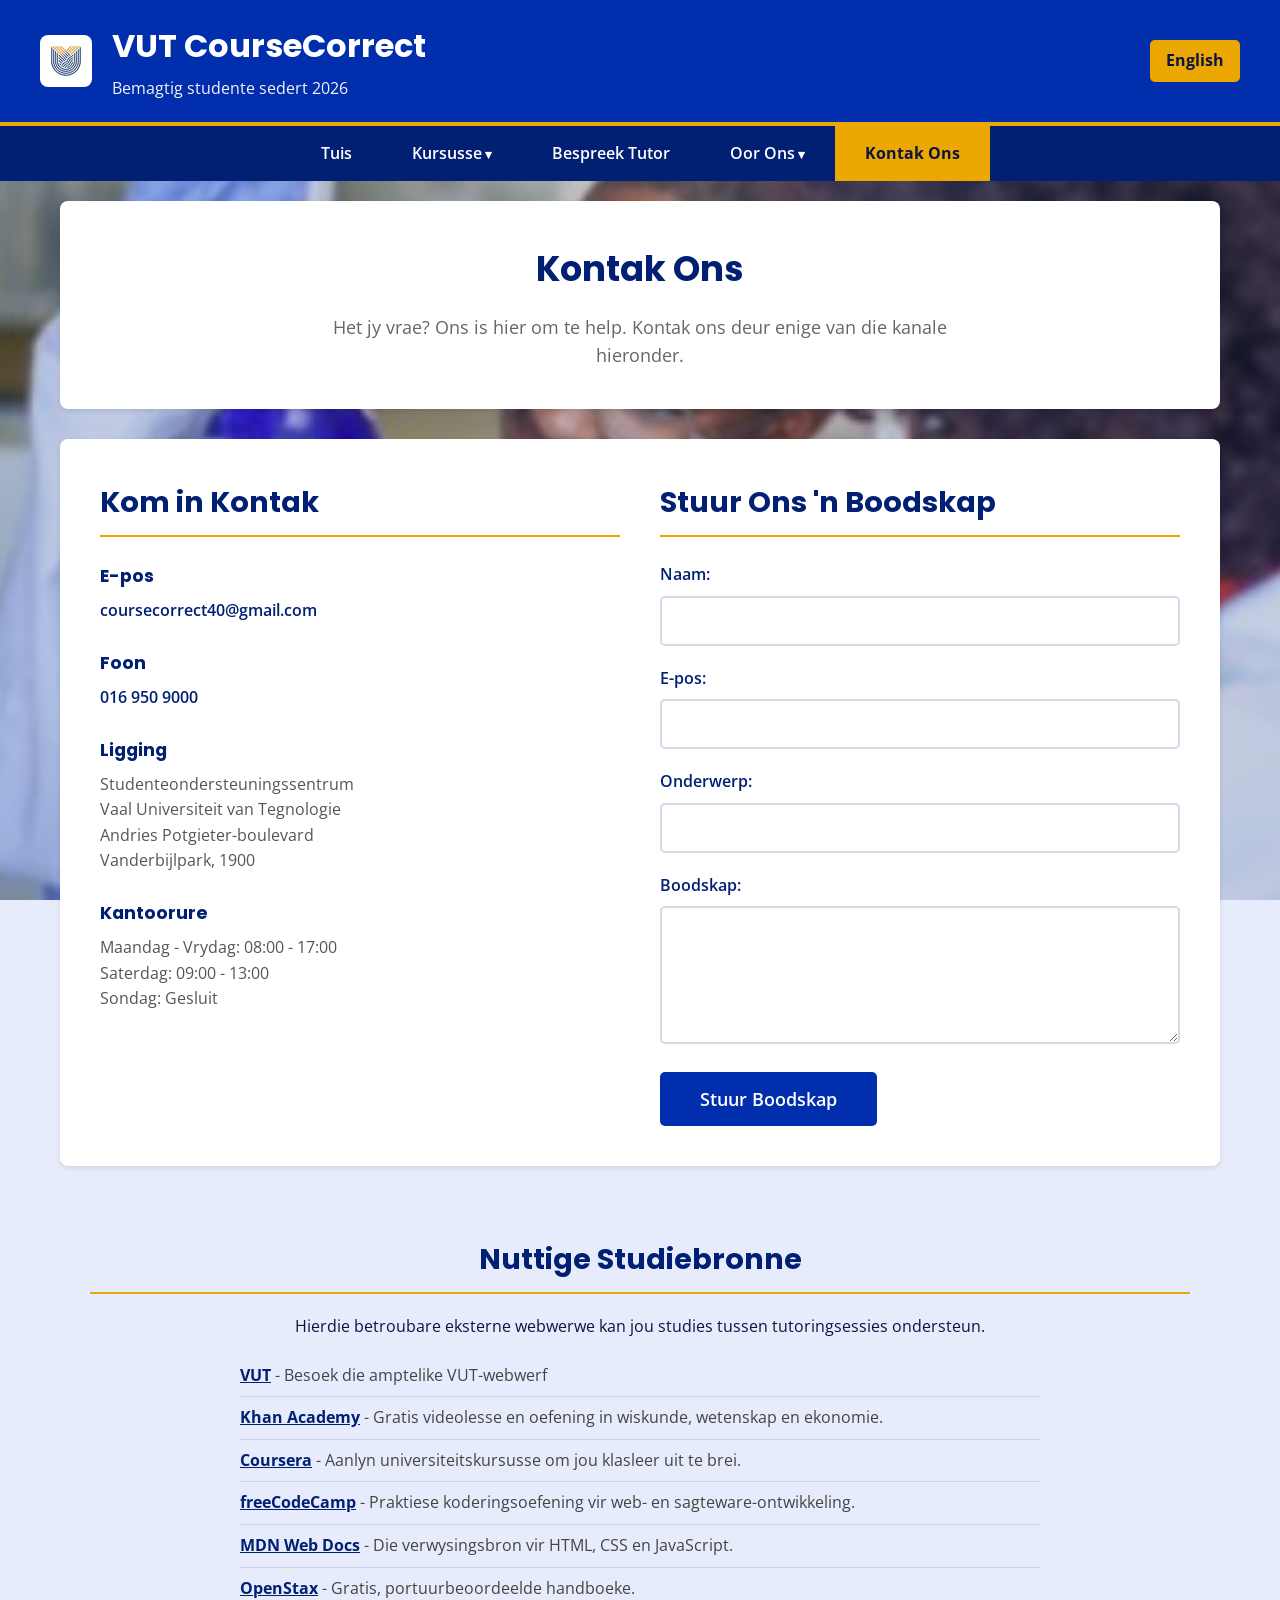
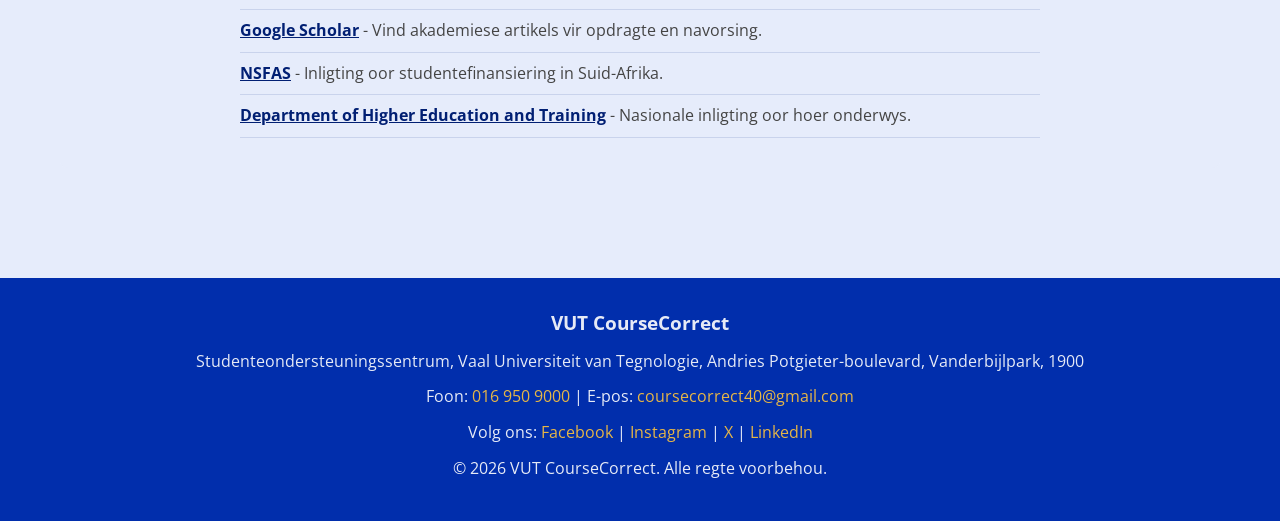
<file: af/contact.html>
<!DOCTYPE html>
<html lang="af">
<head>
    <meta charset="UTF-8">
    <meta name="viewport" content="width=device-width, initial-scale=1.0">
    <meta name="description" content="Kontak VUT CourseCorrect - Neem kontak op vir tutoringnavrae en ondersteuning">
    <meta name="keywords" content="VUT tutoring, Vaal University of Technology, student tutoring, academic support, VUT courses">
    <meta name="author" content="VUT CourseCorrect">
    <title>Kontak Ons - VUT CourseCorrect</title>
    <link rel="icon" type="image/png" sizes="32x32" href="../images/favicon-32x32.png">
    <link rel="apple-touch-icon" href="../images/favicon-32x32.png">
    <link rel="preconnect" href="https://fonts.googleapis.com">
    <link rel="preconnect" href="https://fonts.gstatic.com" crossorigin>
    <link rel="stylesheet" href="https://fonts.googleapis.com/css2?family=Open+Sans:wght@400;600;700&amp;family=Poppins:wght@600;700&amp;display=swap">
    <link rel="stylesheet" href="../styles.css">
</head>
<body>
    <a class="skip-link" href="#main-content">Spring na hoofinhoud</a>
    <header class="banner">
        <div class="logo-container">
            <a href="index.html" class="logo-link" aria-label="CourseCorrect - gaan na tuisblad">
                <img src="../images/favicon-32x32.png" alt="CourseCorrect-logo" width="32" height="32">
            </a>
            <div class="logo-text">
                <p class="site-name">VUT CourseCorrect</p>
                <p class="tagline">Bemagtig studente sedert 2026</p>
            </div>
            <a class="lang-switch" href="../contact.html" hreflang="en" lang="en">English</a>
        </div>
    </header>

    <nav class="main-nav" aria-label="Main">
        <ul>
            <li><a href="index.html">Tuis</a></li>
            <li class="has-dropdown"><a href="courses.html">Kursusse</a>
                <ul class="dropdown"><li><a href="courses.html#applied">Toegepaste en Rekenaarwetenskappe</a></li><li><a href="courses.html#engineering">Ingenieurswese en Tegnologie</a></li><li><a href="courses.html#humanities">Geesteswetenskappe</a></li><li><a href="courses.html#management">Bestuurswetenskappe</a></li></ul>
            </li>
            <li><a href="booking.html">Bespreek Tutor</a></li>
            <li class="has-dropdown"><a href="about.html">Oor Ons</a>
                <ul class="dropdown">
                    <li><a href="about.html">Oor Ons</a></li>
                    <li><a href="../styleguide.html" hreflang="en" lang="en">Stylgids</a></li>
                    <li><a href="sitemap.html">Werfkaart</a></li>
                </ul>
            </li>
            <li><a href="contact.html" class="active">Kontak Ons</a></li>
        </ul>
    </nav>

    <main id="main-content">
        <section class="page-header">
            <h1>Kontak Ons</h1>
            <p>Het jy vrae? Ons is hier om te help. Kontak ons deur enige van die kanale hieronder.</p>
        </section>

        <section class="contact-section">
            <div class="contact-info">
                <h2>Kom in Kontak</h2>
                <div class="contact-details">
                    <div class="contact-item"><h3>E-pos</h3><p><a href="mailto:coursecorrect40@gmail.com">coursecorrect40@gmail.com</a></p></div>
                    <div class="contact-item"><h3>Foon</h3><p><a href="tel:+27169509000">016 950 9000</a></p></div>
                    <div class="contact-item"><h3>Ligging</h3><p>Studenteondersteuningssentrum<br>Vaal Universiteit van Tegnologie<br>Andries Potgieter-boulevard<br>Vanderbijlpark, 1900</p></div>
                    <div class="contact-item"><h3>Kantoorure</h3><p>Maandag - Vrydag: 08:00 - 17:00<br>Saterdag: 09:00 - 13:00<br>Sondag: Gesluit</p></div>
                </div>
            </div>

            <div class="contact-form-container">
                <h2>Stuur Ons 'n Boodskap</h2>
                <form action="../contact.php" method="POST" class="contact-form">
                    <input type="hidden" name="lang" value="af">
                    <div class="form-group"><label for="contact-name">Naam:</label><input type="text" id="contact-name" name="contact-name" required autocomplete="name"></div>
                    <div class="form-group"><label for="contact-email">E-pos:</label><input type="email" id="contact-email" name="contact-email" required autocomplete="email"></div>
                    <div class="form-group"><label for="subject">Onderwerp:</label><input type="text" id="subject" name="subject" required></div>
                    <div class="form-group"><label for="message">Boodskap:</label><textarea id="message" name="message" rows="5" required></textarea></div>
                    <button type="submit" class="submit-btn">Stuur Boodskap</button>
                </form>
            </div>
        </section>

        <section class="external-resources">
            <h2>Nuttige Studiebronne</h2>
            <p>Hierdie betroubare eksterne webwerwe kan jou studies tussen tutoringsessies ondersteun.</p>
            <ul class="resource-list">
                <li><a href="https://www.vut.ac.za" target="_blank" rel="noopener">VUT</a> <span class="res-desc">- Besoek die amptelike VUT-webwerf</span></li>
                <li><a href="https://www.khanacademy.org" target="_blank" rel="noopener">Khan Academy</a> <span class="res-desc">- Gratis videolesse en oefening in wiskunde, wetenskap en ekonomie.</span></li><li><a href="https://www.coursera.org" target="_blank" rel="noopener">Coursera</a> <span class="res-desc">- Aanlyn universiteitskursusse om jou klasleer uit te brei.</span></li><li><a href="https://www.freecodecamp.org" target="_blank" rel="noopener">freeCodeCamp</a> <span class="res-desc">- Praktiese koderingsoefening vir web- en sagteware-ontwikkeling.</span></li><li><a href="https://developer.mozilla.org" target="_blank" rel="noopener">MDN Web Docs</a> <span class="res-desc">- Die verwysingsbron vir HTML, CSS en JavaScript.</span></li><li><a href="https://openstax.org" target="_blank" rel="noopener">OpenStax</a> <span class="res-desc">- Gratis, portuurbeoordeelde handboeke.</span></li><li><a href="https://scholar.google.com" target="_blank" rel="noopener">Google Scholar</a> <span class="res-desc">- Vind akademiese artikels vir opdragte en navorsing.</span></li><li><a href="https://www.nsfas.org.za" target="_blank" rel="noopener">NSFAS</a> <span class="res-desc">- Inligting oor studentefinansiering in Suid-Afrika.</span></li><li><a href="https://www.dhet.gov.za" target="_blank" rel="noopener">Department of Higher Education and Training</a> <span class="res-desc">- Nasionale inligting oor hoer onderwys.</span></li>
            </ul>
        </section>

    </main>

    <footer>
        <div class="footer-content">
            <p class="footer-name"><strong>VUT CourseCorrect</strong></p>
            <address>
                <p>Studenteondersteuningssentrum, Vaal Universiteit van Tegnologie, Andries Potgieter-boulevard, Vanderbijlpark, 1900</p>
                <p>Foon: <a href="tel:+27169509000">016 950 9000</a> | E-pos: <a href="mailto:coursecorrect40@gmail.com">coursecorrect40@gmail.com</a></p>
            </address>
            <p class="footer-social">Volg ons:
                <a href="https://www.facebook.com/" target="_blank" rel="noopener">Facebook</a> |
                <a href="https://www.instagram.com/" target="_blank" rel="noopener">Instagram</a> |
                <a href="https://x.com/" target="_blank" rel="noopener">X</a> |
                <a href="https://www.linkedin.com/" target="_blank" rel="noopener">LinkedIn</a>
            </p>
            <p>&copy; 2026 VUT CourseCorrect. Alle regte voorbehou.</p>
        </div>
    </footer>

    <script src="../script.js" defer></script>
</body>
</html>
</file>
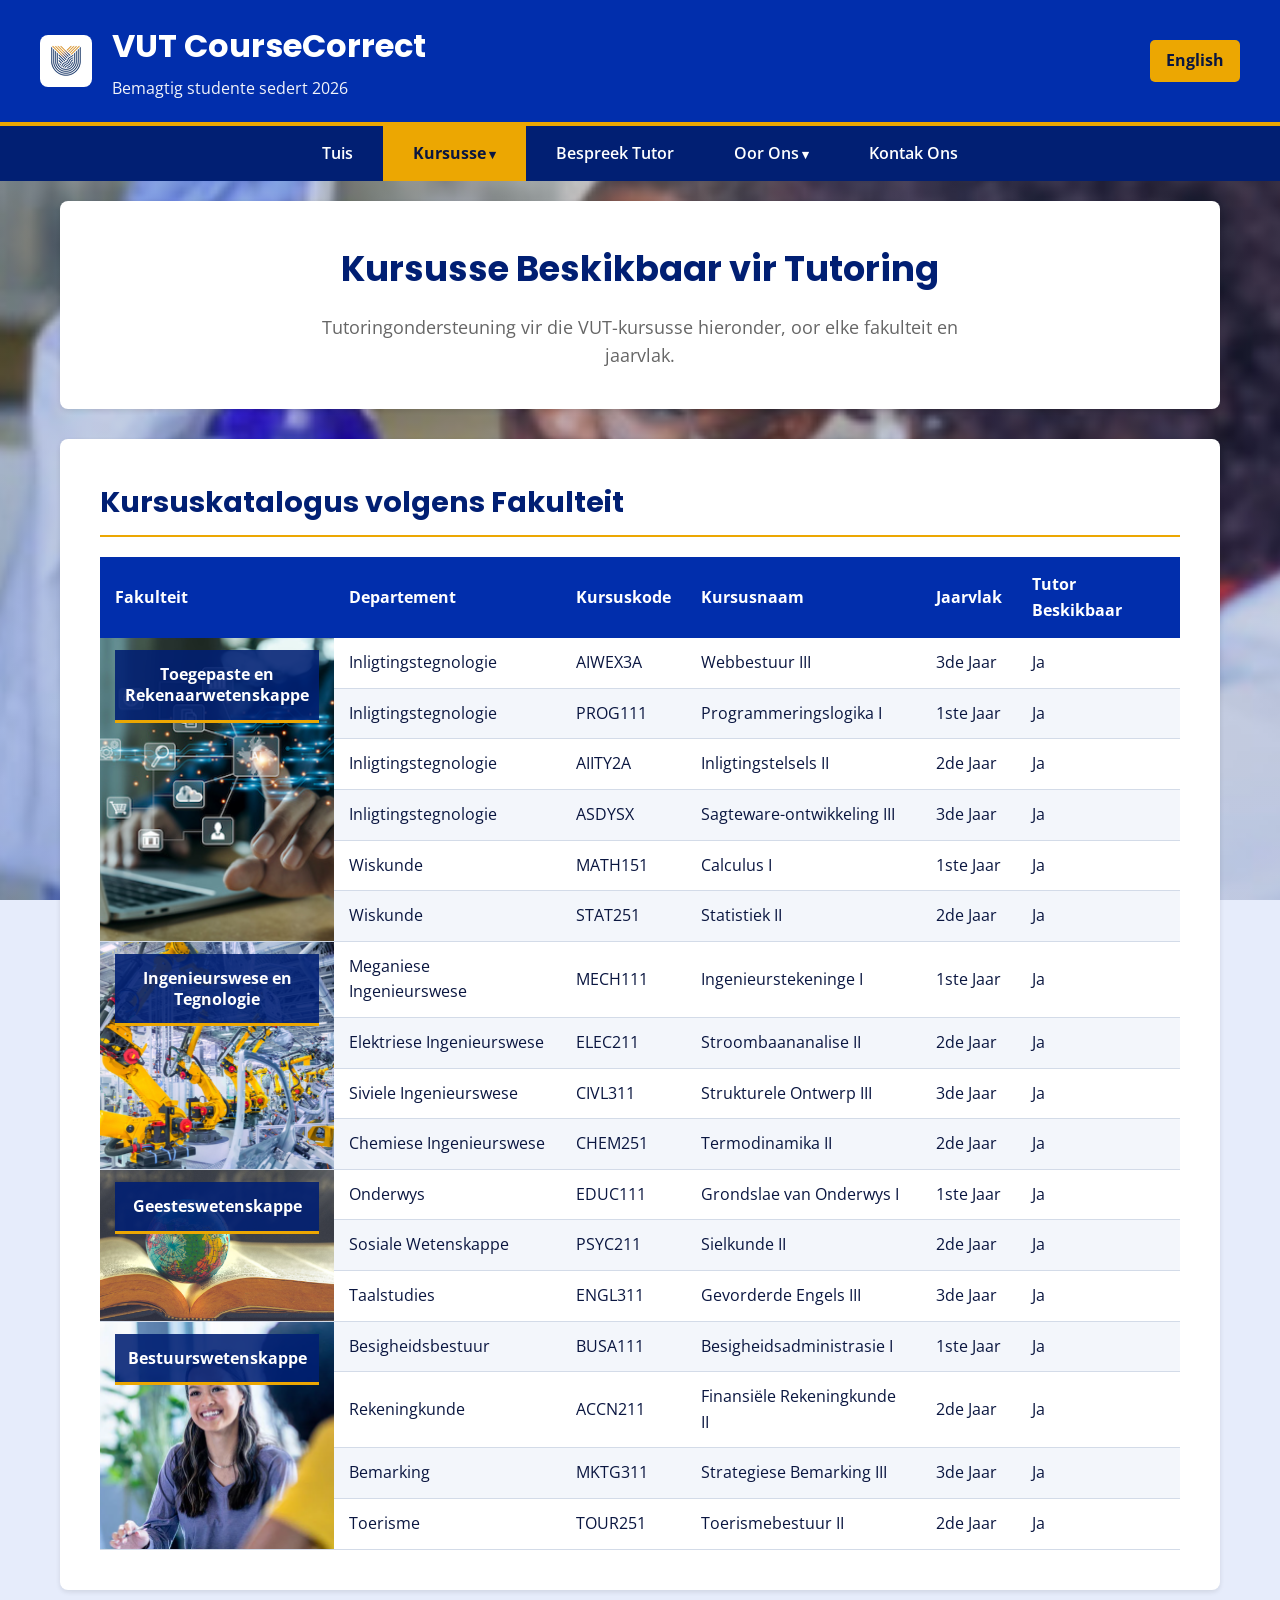
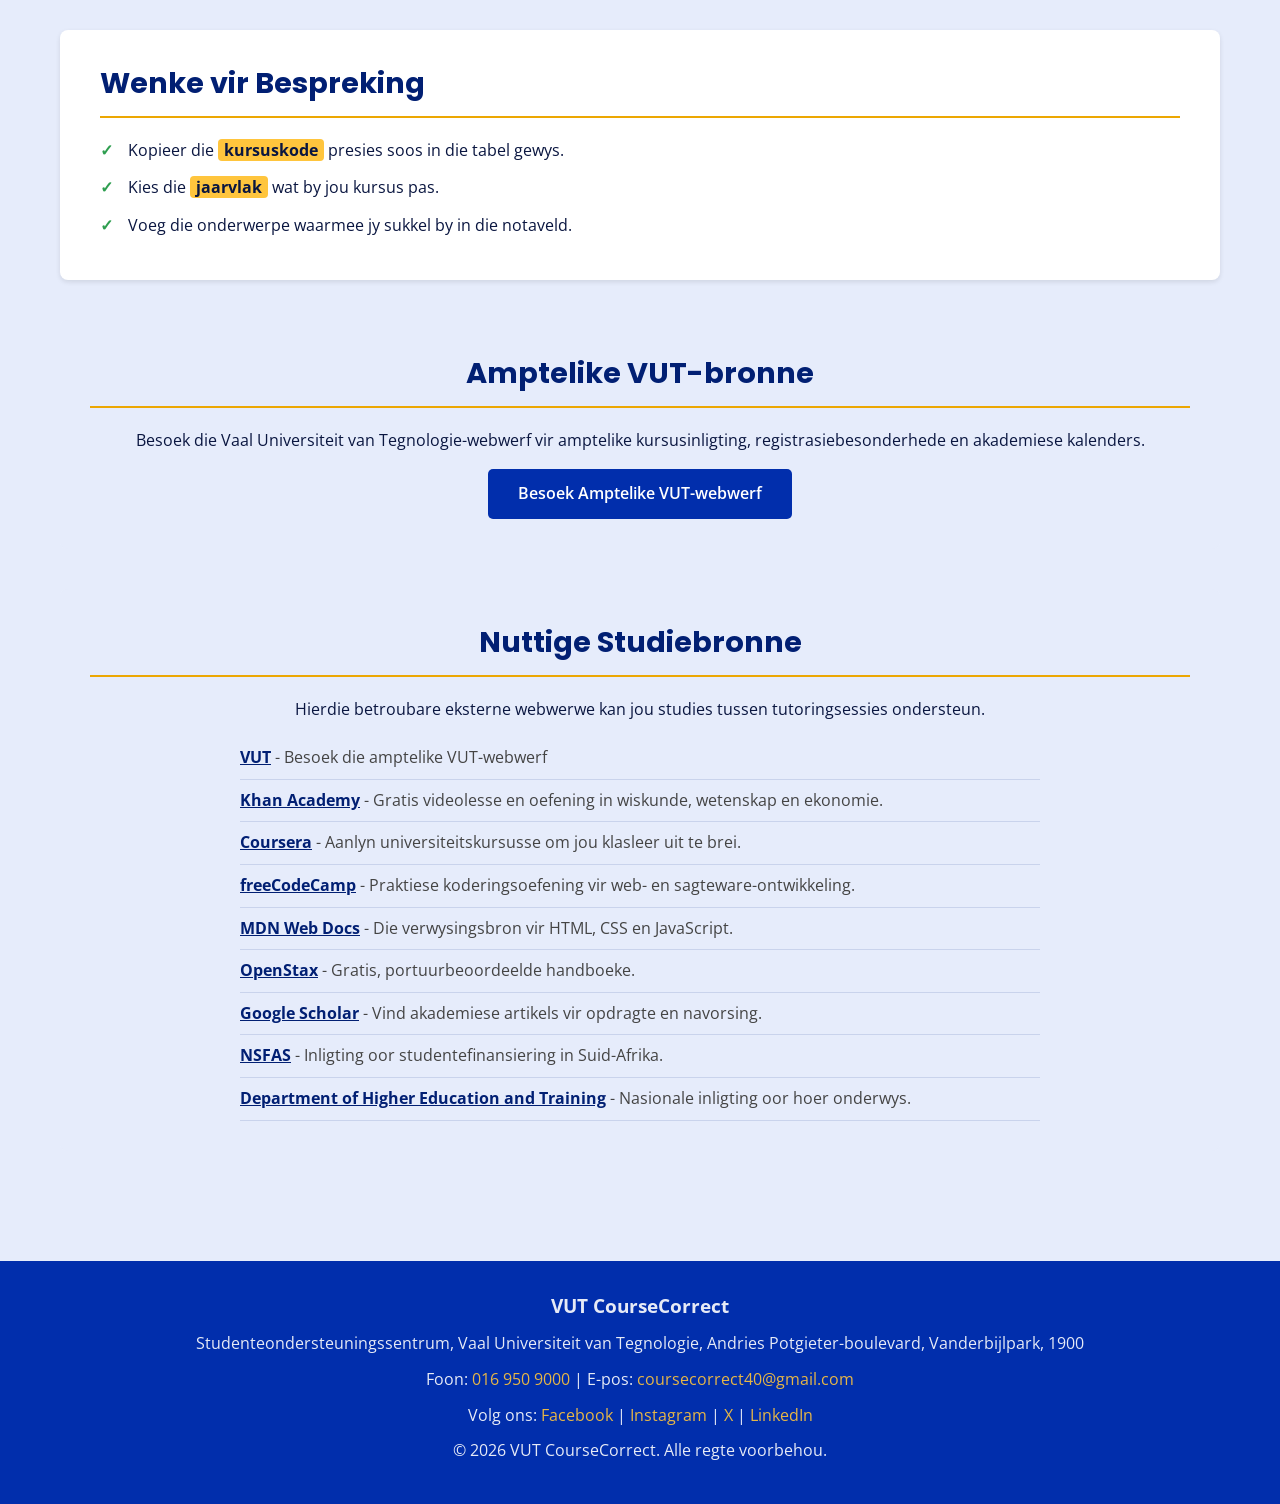
<file: af/courses.html>
<!DOCTYPE html>
<html lang="af">
<head>
    <meta charset="UTF-8">
    <meta name="viewport" content="width=device-width, initial-scale=1.0">
    <meta name="description" content="Blaai deur alle VUT-kursusse beskikbaar vir tutoring - Toegepaste Wetenskappe, Ingenieurswese, Geesteswetenskappe en Bestuurswetenskappe">
    <meta name="keywords" content="VUT tutoring, Vaal University of Technology, student tutoring, academic support, VUT courses">
    <meta name="author" content="VUT CourseCorrect">
    <title>Kursusse - VUT CourseCorrect</title>
    <link rel="icon" type="image/png" sizes="32x32" href="../images/favicon-32x32.png">
    <link rel="apple-touch-icon" href="../images/favicon-32x32.png">
    <link rel="preconnect" href="https://fonts.googleapis.com">
    <link rel="preconnect" href="https://fonts.gstatic.com" crossorigin>
    <link rel="stylesheet" href="https://fonts.googleapis.com/css2?family=Open+Sans:wght@400;600;700&amp;family=Poppins:wght@600;700&amp;display=swap">
    <link rel="stylesheet" href="../styles.css">
</head>
<body>
    <a class="skip-link" href="#main-content">Spring na hoofinhoud</a>
    <header class="banner">
        <div class="logo-container">
            <a href="index.html" class="logo-link" aria-label="CourseCorrect - gaan na tuisblad">
                <img src="../images/favicon-32x32.png" alt="CourseCorrect-logo" width="32" height="32">
            </a>
            <div class="logo-text">
                <p class="site-name">VUT CourseCorrect</p>
                <p class="tagline">Bemagtig studente sedert 2026</p>
            </div>
            <a class="lang-switch" href="../courses.html" hreflang="en" lang="en">English</a>
        </div>
    </header>

    <nav class="main-nav" aria-label="Main">
        <ul>
            <li><a href="index.html">Tuis</a></li>
            <li class="has-dropdown"><a href="courses.html" class="active">Kursusse</a>
                <ul class="dropdown"><li><a href="courses.html#applied">Toegepaste en Rekenaarwetenskappe</a></li><li><a href="courses.html#engineering">Ingenieurswese en Tegnologie</a></li><li><a href="courses.html#humanities">Geesteswetenskappe</a></li><li><a href="courses.html#management">Bestuurswetenskappe</a></li></ul>
            </li>
            <li><a href="booking.html">Bespreek Tutor</a></li>
            <li class="has-dropdown"><a href="about.html">Oor Ons</a>
                <ul class="dropdown">
                    <li><a href="about.html">Oor Ons</a></li>
                    <li><a href="../styleguide.html" hreflang="en" lang="en">Stylgids</a></li>
                    <li><a href="sitemap.html">Werfkaart</a></li>
                </ul>
            </li>
            <li><a href="contact.html">Kontak Ons</a></li>
        </ul>
    </nav>

    <main id="main-content">
        <section class="page-header">
            <h1>Kursusse Beskikbaar vir Tutoring</h1>
            <p>Tutoringondersteuning vir die VUT-kursusse hieronder, oor elke fakulteit en jaarvlak.</p>
        </section>

        <section class="courses-table-section">
            <h2>Kursuskatalogus volgens Fakulteit</h2>
            <table class="courses-table">
                <caption class="visually-hidden">Kursusse beskikbaar vir tutoring, gegroepeer volgens fakulteit</caption>
                <thead><tr><th scope="col">Fakulteit</th><th scope="col">Departement</th><th scope="col">Kursuskode</th><th scope="col">Kursusnaam</th><th scope="col">Jaarvlak</th><th scope="col">Tutor Beskikbaar</th></tr></thead>
                <tbody>
<tr id="applied"><td rowspan="6" class="faculty-cell fc-applied" role="img" aria-label="Tegnologie-ikone bo 'n skootrekenaar"><span class="faculty-label">Toegepaste en Rekenaarwetenskappe</span></td><td>Inligtingstegnologie</td><td>AIWEX3A</td><td>Webbestuur III</td><td>3de Jaar</td><td>Ja</td></tr>
<tr><td>Inligtingstegnologie</td><td>PROG111</td><td>Programmeringslogika I</td><td>1ste Jaar</td><td>Ja</td></tr>
<tr><td>Inligtingstegnologie</td><td>AIITY2A</td><td>Inligtingstelsels II</td><td>2de Jaar</td><td>Ja</td></tr>
<tr><td>Inligtingstegnologie</td><td>ASDYSX</td><td>Sagteware-ontwikkeling III</td><td>3de Jaar</td><td>Ja</td></tr>
<tr><td>Wiskunde</td><td>MATH151</td><td>Calculus I</td><td>1ste Jaar</td><td>Ja</td></tr>
<tr><td>Wiskunde</td><td>STAT251</td><td>Statistiek II</td><td>2de Jaar</td><td>Ja</td></tr>
<tr id="engineering"><td rowspan="4" class="faculty-cell fc-engineering" role="img" aria-label="Industriële robotte op 'n werkband"><span class="faculty-label">Ingenieurswese en Tegnologie</span></td><td>Meganiese Ingenieurswese</td><td>MECH111</td><td>Ingenieurstekeninge I</td><td>1ste Jaar</td><td>Ja</td></tr>
<tr><td>Elektriese Ingenieurswese</td><td>ELEC211</td><td>Stroombaananalise II</td><td>2de Jaar</td><td>Ja</td></tr>
<tr><td>Siviele Ingenieurswese</td><td>CIVL311</td><td>Strukturele Ontwerp III</td><td>3de Jaar</td><td>Ja</td></tr>
<tr><td>Chemiese Ingenieurswese</td><td>CHEM251</td><td>Termodinamika II</td><td>2de Jaar</td><td>Ja</td></tr>
<tr id="humanities"><td rowspan="3" class="faculty-cell fc-humanities" role="img" aria-label="'n Aardbol op 'n oop boek"><span class="faculty-label">Geesteswetenskappe</span></td><td>Onderwys</td><td>EDUC111</td><td>Grondslae van Onderwys I</td><td>1ste Jaar</td><td>Ja</td></tr>
<tr><td>Sosiale Wetenskappe</td><td>PSYC211</td><td>Sielkunde II</td><td>2de Jaar</td><td>Ja</td></tr>
<tr><td>Taalstudies</td><td>ENGL311</td><td>Gevorderde Engels III</td><td>3de Jaar</td><td>Ja</td></tr>
<tr id="management"><td rowspan="4" class="faculty-cell fc-management" role="img" aria-label="Student wat glimlag in 'n groepbespreking"><span class="faculty-label">Bestuurswetenskappe</span></td><td>Besigheidsbestuur</td><td>BUSA111</td><td>Besigheidsadministrasie I</td><td>1ste Jaar</td><td>Ja</td></tr>
<tr><td>Rekeningkunde</td><td>ACCN211</td><td>Finansiële Rekeningkunde II</td><td>2de Jaar</td><td>Ja</td></tr>
<tr><td>Bemarking</td><td>MKTG311</td><td>Strategiese Bemarking III</td><td>3de Jaar</td><td>Ja</td></tr>
<tr><td>Toerisme</td><td>TOUR251</td><td>Toerismebestuur II</td><td>2de Jaar</td><td>Ja</td></tr>
                </tbody>
            </table>
        </section>

        <section class="content-card">
            <h2>Wenke vir Bespreking</h2>
            <ul class="check-list"><li>Kopieer die <span class="highlight">kursuskode</span> presies soos in die tabel gewys.</li><li>Kies die <span class="highlight">jaarvlak</span> wat by jou kursus pas.</li><li>Voeg die onderwerpe waarmee jy sukkel by in die notaveld.</li></ul>
        </section>

        <section class="external-link-section">
            <h2>Amptelike VUT-bronne</h2>
            <p>Besoek die Vaal Universiteit van Tegnologie-webwerf vir amptelike kursusinligting, registrasiebesonderhede en akademiese kalenders.</p>
            <a href="https://www.vut.ac.za" target="_blank" rel="noopener" class="external-link">Besoek Amptelike VUT-webwerf</a>
        </section>

        <section class="external-link-section">
            <h2>Nuttige Studiebronne</h2>
            <p>Hierdie betroubare eksterne webwerwe kan jou studies tussen tutoringsessies ondersteun.</p>
            <ul class="resource-list">
                <li><a href="https://www.vut.ac.za" target="_blank" rel="noopener">VUT</a> <span class="res-desc">- Besoek die amptelike VUT-webwerf</span></li>
                <li><a href="https://www.khanacademy.org" target="_blank" rel="noopener">Khan Academy</a> <span class="res-desc">- Gratis videolesse en oefening in wiskunde, wetenskap en ekonomie.</span></li><li><a href="https://www.coursera.org" target="_blank" rel="noopener">Coursera</a> <span class="res-desc">- Aanlyn universiteitskursusse om jou klasleer uit te brei.</span></li><li><a href="https://www.freecodecamp.org" target="_blank" rel="noopener">freeCodeCamp</a> <span class="res-desc">- Praktiese koderingsoefening vir web- en sagteware-ontwikkeling.</span></li><li><a href="https://developer.mozilla.org" target="_blank" rel="noopener">MDN Web Docs</a> <span class="res-desc">- Die verwysingsbron vir HTML, CSS en JavaScript.</span></li><li><a href="https://openstax.org" target="_blank" rel="noopener">OpenStax</a> <span class="res-desc">- Gratis, portuurbeoordeelde handboeke.</span></li><li><a href="https://scholar.google.com" target="_blank" rel="noopener">Google Scholar</a> <span class="res-desc">- Vind akademiese artikels vir opdragte en navorsing.</span></li><li><a href="https://www.nsfas.org.za" target="_blank" rel="noopener">NSFAS</a> <span class="res-desc">- Inligting oor studentefinansiering in Suid-Afrika.</span></li><li><a href="https://www.dhet.gov.za" target="_blank" rel="noopener">Department of Higher Education and Training</a> <span class="res-desc">- Nasionale inligting oor hoer onderwys.</span></li>
            </ul>
        </section>

    </main>

    <footer>
        <div class="footer-content">
            <p class="footer-name"><strong>VUT CourseCorrect</strong></p>
            <address>
                <p>Studenteondersteuningssentrum, Vaal Universiteit van Tegnologie, Andries Potgieter-boulevard, Vanderbijlpark, 1900</p>
                <p>Foon: <a href="tel:+27169509000">016 950 9000</a> | E-pos: <a href="mailto:coursecorrect40@gmail.com">coursecorrect40@gmail.com</a></p>
            </address>
            <p class="footer-social">Volg ons:
                <a href="https://www.facebook.com/" target="_blank" rel="noopener">Facebook</a> |
                <a href="https://www.instagram.com/" target="_blank" rel="noopener">Instagram</a> |
                <a href="https://x.com/" target="_blank" rel="noopener">X</a> |
                <a href="https://www.linkedin.com/" target="_blank" rel="noopener">LinkedIn</a>
            </p>
            <p>&copy; 2026 VUT CourseCorrect. Alle regte voorbehou.</p>
        </div>
    </footer>

    <script src="../script.js" defer></script>
</body>
</html>
</file>
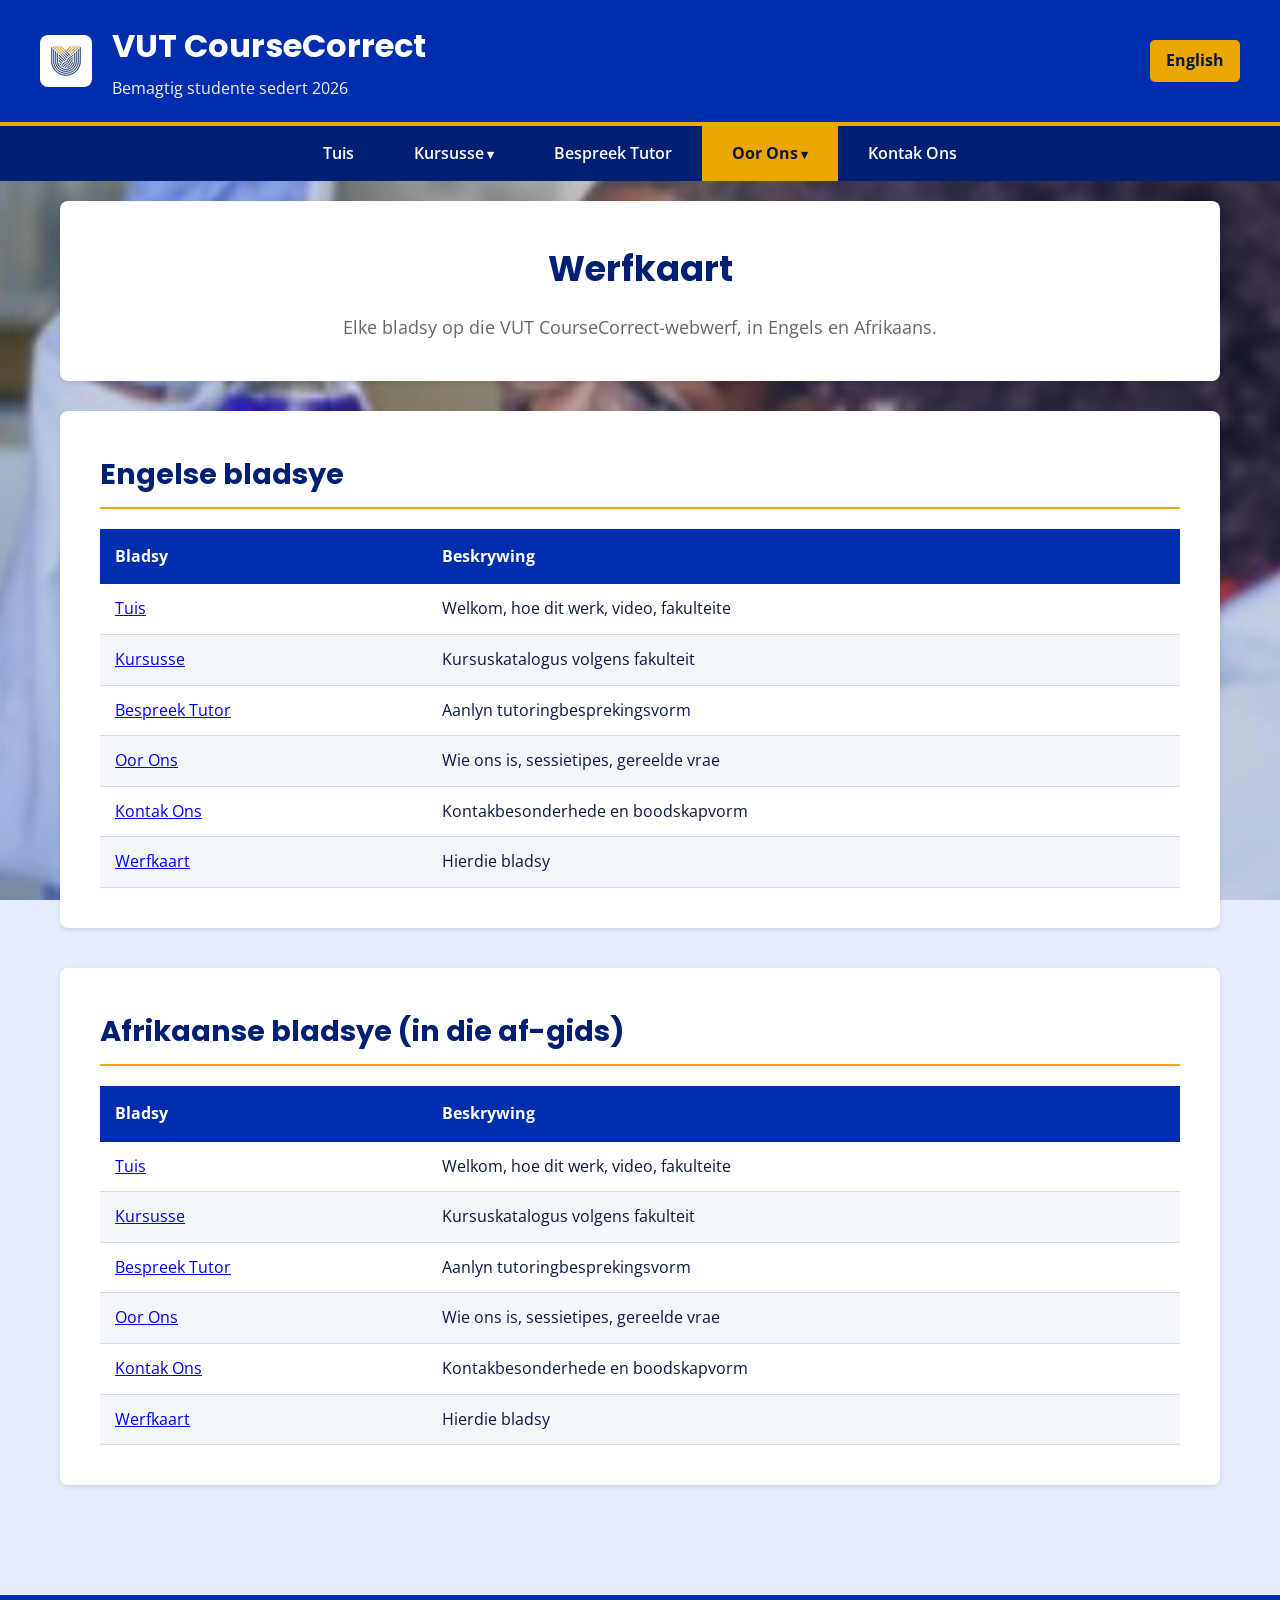
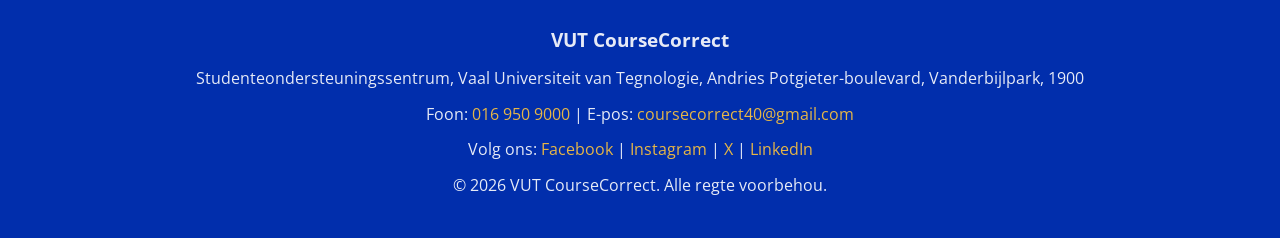
<file: af/sitemap.html>
<!DOCTYPE html>
<html lang="af">
<head>
    <meta charset="UTF-8">
    <meta name="viewport" content="width=device-width, initial-scale=1.0">
    <meta name="description" content="Werfkaart van alle bladsye op die VUT CourseCorrect-webwerf">
    <meta name="keywords" content="VUT tutoring, Vaal University of Technology, student tutoring, academic support, VUT courses">
    <meta name="author" content="VUT CourseCorrect">
    <title>Werfkaart - VUT CourseCorrect</title>
    <link rel="icon" type="image/png" sizes="32x32" href="../images/favicon-32x32.png">
    <link rel="apple-touch-icon" href="../images/favicon-32x32.png">
    <link rel="preconnect" href="https://fonts.googleapis.com">
    <link rel="preconnect" href="https://fonts.gstatic.com" crossorigin>
    <link rel="stylesheet" href="https://fonts.googleapis.com/css2?family=Open+Sans:wght@400;600;700&amp;family=Poppins:wght@600;700&amp;display=swap">
    <link rel="stylesheet" href="../styles.css">
</head>
<body>
    <a class="skip-link" href="#main-content">Spring na hoofinhoud</a>
    <header class="banner">
        <div class="logo-container">
            <a href="index.html" class="logo-link" aria-label="CourseCorrect - gaan na tuisblad">
                <img src="../images/favicon-32x32.png" alt="CourseCorrect-logo" width="32" height="32">
            </a>
            <div class="logo-text">
                <p class="site-name">VUT CourseCorrect</p>
                <p class="tagline">Bemagtig studente sedert 2026</p>
            </div>
            <a class="lang-switch" href="../sitemap.html" hreflang="en" lang="en">English</a>
        </div>
    </header>

    <nav class="main-nav" aria-label="Main">
        <ul>
            <li><a href="index.html">Tuis</a></li>
            <li class="has-dropdown"><a href="courses.html">Kursusse</a>
                <ul class="dropdown"><li><a href="courses.html#applied">Toegepaste en Rekenaarwetenskappe</a></li><li><a href="courses.html#engineering">Ingenieurswese en Tegnologie</a></li><li><a href="courses.html#humanities">Geesteswetenskappe</a></li><li><a href="courses.html#management">Bestuurswetenskappe</a></li></ul>
            </li>
            <li><a href="booking.html">Bespreek Tutor</a></li>
            <li class="has-dropdown"><a href="about.html" class="active">Oor Ons</a>
                <ul class="dropdown">
                    <li><a href="about.html">Oor Ons</a></li>
                    <li><a href="../styleguide.html" hreflang="en" lang="en">Stylgids</a></li>
                    <li><a href="sitemap.html">Werfkaart</a></li>
                </ul>
            </li>
            <li><a href="contact.html">Kontak Ons</a></li>
        </ul>
    </nav>

    <main id="main-content">
        <section class="page-header">
            <h1>Werfkaart</h1>
            <p>Elke bladsy op die VUT CourseCorrect-webwerf, in Engels en Afrikaans.</p>
        </section>
        <section class="courses-table-section">
            <h2>Engelse bladsye</h2>
            <table class="courses-table"><thead><tr><th scope="col">Bladsy</th><th scope="col">Beskrywing</th></tr></thead><tbody><tr><td><a href="../index.html">Tuis</a></td><td>Welkom, hoe dit werk, video, fakulteite</td></tr><tr><td><a href="../courses.html">Kursusse</a></td><td>Kursuskatalogus volgens fakulteit</td></tr><tr><td><a href="../booking.html">Bespreek Tutor</a></td><td>Aanlyn tutoringbesprekingsvorm</td></tr><tr><td><a href="../about.html">Oor Ons</a></td><td>Wie ons is, sessietipes, gereelde vrae</td></tr><tr><td><a href="../contact.html">Kontak Ons</a></td><td>Kontakbesonderhede en boodskapvorm</td></tr><tr><td><a href="../sitemap.html">Werfkaart</a></td><td>Hierdie bladsy</td></tr></tbody></table>
        </section>
        <section class="courses-table-section">
            <h2>Afrikaanse bladsye (in die af-gids)</h2>
            <table class="courses-table"><thead><tr><th scope="col">Bladsy</th><th scope="col">Beskrywing</th></tr></thead><tbody><tr><td><a href="index.html">Tuis</a></td><td>Welkom, hoe dit werk, video, fakulteite</td></tr><tr><td><a href="courses.html">Kursusse</a></td><td>Kursuskatalogus volgens fakulteit</td></tr><tr><td><a href="booking.html">Bespreek Tutor</a></td><td>Aanlyn tutoringbesprekingsvorm</td></tr><tr><td><a href="about.html">Oor Ons</a></td><td>Wie ons is, sessietipes, gereelde vrae</td></tr><tr><td><a href="contact.html">Kontak Ons</a></td><td>Kontakbesonderhede en boodskapvorm</td></tr><tr><td><a href="sitemap.html">Werfkaart</a></td><td>Hierdie bladsy</td></tr></tbody></table>
        </section>
    </main>

    <footer>
        <div class="footer-content">
            <p class="footer-name"><strong>VUT CourseCorrect</strong></p>
            <address>
                <p>Studenteondersteuningssentrum, Vaal Universiteit van Tegnologie, Andries Potgieter-boulevard, Vanderbijlpark, 1900</p>
                <p>Foon: <a href="tel:+27169509000">016 950 9000</a> | E-pos: <a href="mailto:coursecorrect40@gmail.com">coursecorrect40@gmail.com</a></p>
            </address>
            <p class="footer-social">Volg ons:
                <a href="https://www.facebook.com/" target="_blank" rel="noopener">Facebook</a> |
                <a href="https://www.instagram.com/" target="_blank" rel="noopener">Instagram</a> |
                <a href="https://x.com/" target="_blank" rel="noopener">X</a> |
                <a href="https://www.linkedin.com/" target="_blank" rel="noopener">LinkedIn</a>
            </p>
            <p>&copy; 2026 VUT CourseCorrect. Alle regte voorbehou.</p>
        </div>
    </footer>

    <script src="../script.js" defer></script>
</body>
</html>
</file>
<file: styles.css>
* {
    margin: 0;
    padding: 0;
    box-sizing: border-box;
}

body {
    font-family: 'Open Sans', 'Segoe UI', Calibri, sans-serif;
    line-height: 1.6;
    color: #0A1640;
    background-color: #E6ECFB;
    background-image: linear-gradient(rgba(1, 31, 115, 0.20), rgba(1, 31, 115, 0.20)), url('images/background-1.jpg');
    background-size: cover;
    background-position: center;
    background-repeat: no-repeat;
    background-attachment: fixed;
}

.banner {
    background-color: #012EAC;
    color: white;
    padding: 20px;
    border-bottom: 4px solid #ECA702;
}

.logo-container {
    display: flex;
    align-items: center;
    max-width: 1200px;
    margin: 0 auto;
}

.logo-link {
    display: flex;
    align-items: center;
    justify-content: center;
    flex-shrink: 0;
    margin-right: 20px;
    padding: 10px;
    background-color: white;
    border-radius: 8px;
    transition: transform 0.2s, box-shadow 0.2s;
}

.logo-link:hover,
.logo-link:focus-visible {
    transform: scale(1.08);
    box-shadow: 0 3px 8px rgba(0,0,0,0.25);
}

.logo-link:focus-visible {
    outline: 3px solid #ECA702;
    outline-offset: 2px;
}

.logo-link img {
    display: block;
}

.logo-text h1 {
    font-size: 2em;
    font-weight: bold;
    margin-bottom: 5px;
}

.logo-text p {
    font-size: 1em;
    opacity: 0.9;
}

.logo-text .site-name {
    font-size: 2em;
    font-weight: bold;
    margin-bottom: 5px;
    opacity: 1;
}

.logo-text .tagline {
    font-size: 1em;
    opacity: 0.95;
}

.main-nav {
    background-color: #011F73;
    padding: 0;
    position: sticky;
    top: 0;
    z-index: 100;
}

.main-nav ul {
    list-style: none;
    display: flex;
    justify-content: center;
    max-width: 1200px;
    margin: 0 auto;
}

.main-nav li {
    margin: 0;
}

.main-nav a {
    display: block;
    color: white;
    text-decoration: none;
    padding: 15px 30px;
    transition: background-color 0.3s;
    font-weight: 500;
}

.main-nav a:hover {
    background-color: #ECA702;
    color: #0A1640;
}

.main-nav a.active {
    background-color: #ECA702;
    color: #0A1640;
    font-weight: bold;
}

main {
    max-width: 1200px;
    margin: 0 auto;
    padding: 20px;
    min-height: 500px;
}

.page-header {
    text-align: center;
    padding: 40px 20px;
    background-color: white;
    margin-bottom: 30px;
    border-radius: 8px;
    box-shadow: 0 2px 5px rgba(0,0,0,0.1);
}

.page-header h1 {
    color: #011F73;
    font-size: 2.2em;
    margin-bottom: 15px;
}

.page-header p {
    color: #666;
    font-size: 1.1em;
    max-width: 700px;
    margin: 0 auto;
}

section {
    margin-bottom: 40px;
}

h2 {
    color: #011F73;
    font-size: 1.8em;
    margin-bottom: 20px;
    border-bottom: 2px solid #ECA702;
    padding-bottom: 10px;
}

.faculties-section {
    background-color: white;
    padding: 40px;
    border-radius: 8px;
    box-shadow: 0 2px 5px rgba(0,0,0,0.1);
}

.faculty-grid {
    display: grid;
    grid-template-columns: repeat(auto-fit, minmax(250px, 1fr));
    gap: 20px;
    margin-top: 20px;
}

.faculty-card {
    background-color: #EEF2FA;
    padding: 25px;
    border-radius: 8px;
    border-left: 4px solid #012EAC;
}

a.faculty-card {
    display: block;
    text-decoration: none;
    color: inherit;
    border-left-width: 6px;
    border-left-style: solid;
    padding: 0;
    overflow: hidden;
    transition: transform 0.2s, box-shadow 0.2s, background-color 0.2s;
}

a.faculty-card:hover,
a.faculty-card:focus-visible {
    transform: translateY(-4px);
    box-shadow: 0 6px 14px rgba(0,0,0,0.15);
}

a.faculty-card:focus-visible {
    outline: 3px solid #0A1640;
    outline-offset: 2px;
}

a.faculty-card img {
    display: block;
    width: 100%;
    height: 150px;
    object-fit: cover;
}

a.faculty-card .faculty-text {
    padding: 20px 25px 25px;
}

a.faculty-applied     { background-color: #FFF3C4; border-left-color: #ECA702; }
a.faculty-engineering { background-color: #E1F2E4; border-left-color: #2E9E4F; }
a.faculty-humanities  { background-color: #FBE0E0; border-left-color: #D32F2F; }
a.faculty-management  { background-color: #DCE6FB; border-left-color: #012EAC; }

a.faculty-applied:hover,     a.faculty-applied:focus-visible     { background-color: #ECA702; }
a.faculty-engineering:hover, a.faculty-engineering:focus-visible { background-color: #2E9E4F; }
a.faculty-humanities:hover,  a.faculty-humanities:focus-visible  { background-color: #D32F2F; }
a.faculty-management:hover,  a.faculty-management:focus-visible  { background-color: #012EAC; }

a.faculty-engineering:hover h4, a.faculty-engineering:hover p,
a.faculty-engineering:focus-visible h4, a.faculty-engineering:focus-visible p,
a.faculty-humanities:hover h4, a.faculty-humanities:hover p,
a.faculty-humanities:focus-visible h4, a.faculty-humanities:focus-visible p,
a.faculty-management:hover h4, a.faculty-management:hover p,
a.faculty-management:focus-visible h4, a.faculty-management:focus-visible p { color: #ffffff; }

a.faculty-applied:hover h4, a.faculty-applied:hover p,
a.faculty-applied:focus-visible h4, a.faculty-applied:focus-visible p { color: #0A1640; }

.faculty-card h4 {
    color: #011F73;
    margin-bottom: 10px;
    font-size: 1.2em;
}

.faculty-card p {
    color: #555;
    font-size: 0.95em;
}

.courses-table-section {
    background-color: white;
    padding: 40px;
    border-radius: 8px;
    box-shadow: 0 2px 5px rgba(0,0,0,0.1);
    overflow-x: auto;
}

.courses-table {
    width: 100%;
    border-collapse: collapse;
    margin-top: 20px;
}

.courses-table th {
    background-color: #012EAC;
    color: white;
    padding: 15px;
    text-align: left;
    font-weight: bold;
}

.courses-table td {
    padding: 12px 15px;
    border-bottom: 1px solid #D3DBE8;
}

.courses-table tr:nth-child(even) {
    background-color: #F3F6FB;
}

.courses-table tr:hover {
    background-color: #E6ECFB;
}

.faculty-cell {
    padding: 0;
    min-width: 190px;
    width: 190px;
    vertical-align: top;
    text-align: center;
    font-weight: 600;
    background-color: #12264D;
    background-size: cover;
    background-position: center;
    background-repeat: no-repeat;
}

.faculty-cell .faculty-label {
    display: block;
    padding: 14px 10px;
    background: rgba(1, 31, 115, 0.88);
    border-bottom: 3px solid #ECA702;
    color: #ffffff;
    font-weight: 700;
    line-height: 1.3;
}

.fc-applied     { background-image: url('images/applied.png');     background-position: 65% center; }
.fc-engineering { background-image: url('images/engineering.png'); background-position: 30% center; }
.fc-humanities  { background-image: url('images/humanities.png');  background-position: 40% center; }
.fc-management  { background-image: url('images/management.png');  background-position: 55% center; }

.form-section {
    background-color: white;
    padding: 40px;
    border-radius: 8px;
    box-shadow: 0 2px 5px rgba(0,0,0,0.1);
}

.booking-form, .contact-form {
    max-width: 800px;
    margin: 0 auto;
}

fieldset {
    border: 2px solid #012EAC;
    border-radius: 8px;
    padding: 25px;
    margin-bottom: 25px;
}

legend {
    color: #011F73;
    font-weight: bold;
    font-size: 1.2em;
    padding: 0 10px;
}

.form-group {
    margin-bottom: 20px;
}

.form-group label {
    display: block;
    margin-bottom: 8px;
    color: #011F73;
    font-weight: 600;
}

.form-group input,
.form-group select,
.form-group textarea {
    width: 100%;
    padding: 12px;
    border: 2px solid #D3DBE8;
    border-radius: 5px;
    font-family: 'Open Sans', 'Segoe UI', Calibri, sans-serif;
    font-size: 1em;
    transition: border-color 0.3s;
}

.form-group input:focus,
.form-group select:focus,
.form-group textarea:focus {
    border-color: #012EAC;
    outline: none;
}

.form-actions {
    display: flex;
    gap: 15px;
    justify-content: center;
    margin-top: 30px;
}

.submit-btn, .reset-btn {
    padding: 15px 40px;
    border: none;
    border-radius: 5px;
    font-size: 1.1em;
    cursor: pointer;
    transition: background-color 0.3s;
    font-family: 'Open Sans', 'Segoe UI', Calibri, sans-serif;
}

.submit-btn {
    background-color: #012EAC;
    color: white;
}

.submit-btn:hover {
    background-color: #011F73;
}

.reset-btn {
    background-color: #6c757d;
    color: white;
}

.reset-btn:hover {
    background-color: #5a6268;
}

.contact-section {
    display: grid;
    grid-template-columns: 1fr 1fr;
    gap: 40px;
    background-color: white;
    padding: 40px;
    border-radius: 8px;
    box-shadow: 0 2px 5px rgba(0,0,0,0.1);
}

.contact-info h2, .contact-form-container h2 {
    margin-bottom: 25px;
}

.contact-details {
    display: flex;
    flex-direction: column;
    gap: 25px;
}

.contact-item h3 {
    color: #011F73;
    margin-bottom: 8px;
    font-size: 1.1em;
}

.contact-item p {
    color: #555;
    line-height: 1.6;
}

.contact-item a {
    color: #011F73;
    text-decoration: none;
    font-weight: 600;
}

.contact-item a:hover {
    color: #8A6500;
}

.animated-section {
    text-align: center;
    padding: 40px;
    background-color: white;
    border-radius: 8px;
    box-shadow: 0 2px 5px rgba(0,0,0,0.1);
}

.animation-container {
    margin-top: 20px;
}

.animated-image {
    max-width: 100%;
    height: auto;
    border-radius: 8px;
    box-shadow: 0 4px 10px rgba(0,0,0,0.1);
}

.caption {
    margin-top: 15px;
    color: #666;
    font-style: italic;
}

.external-link-section, .external-resources {
    background-color: #E6ECFB;
    padding: 30px;
    border-radius: 8px;
    text-align: center;
}

.external-link {
    display: inline-block;
    margin-top: 15px;
    background-color: #012EAC;
    color: white;
    padding: 12px 30px;
    text-decoration: none;
    border-radius: 5px;
    font-weight: 600;
    transition: background-color 0.3s;
}

.external-link:hover {
    background-color: #ECA702;
    color: #0A1640;
}

.alert {
    max-width: 1200px;
    margin: 0 auto 20px;
    padding: 15px 20px;
    border-radius: 8px;
    font-weight: 600;
    text-align: center;
}

.alert-success {
    background-color: #d4edda;
    color: #155724;
    border: 1px solid #c3e6cb;
}

.alert-error {
    background-color: #f8d7da;
    color: #721c24;
    border: 1px solid #f5c6cb;
}

footer {
    background-color: #012EAC;
    color: white;
    padding: 30px 20px;
    margin-top: 50px;
}

.footer-content {
    max-width: 1200px;
    margin: 0 auto;
    text-align: center;
}

.footer-content p {
    margin-bottom: 10px;
    opacity: 0.9;
}

.footer-content a {
    color: #FFC53D;
    text-decoration: none;
}

.footer-content a:hover {
    text-decoration: underline;
}

@media (max-width: 768px) {
    .logo-container {
        flex-direction: column;
        text-align: center;
    }

    .logo-link {
        margin-right: 0;
        margin-bottom: 15px;
    }

    .main-nav ul {
        flex-direction: column;
    }

    .main-nav a {
        text-align: center;
        border-bottom: 1px solid rgba(255,255,255,0.1);
    }

    .features {
        flex-direction: column;
    }

    .contact-section {
        grid-template-columns: 1fr;
    }

    .courses-table {
        font-size: 0.9em;
    }

    .form-actions {
        flex-direction: column;
    }

    .submit-btn, .reset-btn {
        width: 100%;
    }
}

h1, h2, h3, h4, legend { font-family: 'Poppins', 'Segoe UI', Calibri, sans-serif; }
.logo-text .site-name { font-family: 'Poppins', 'Segoe UI', sans-serif; }
.main-nav a, .cta-button, .submit-btn, .reset-btn, .external-link { font-weight: 600; }

.visually-hidden { position: absolute; width: 1px; height: 1px; overflow: hidden; clip: rect(0 0 0 0); white-space: nowrap; }
.skip-link { position: absolute; left: -999px; top: 0; background: #ECA702; color: #0A1640; padding: 10px 16px; z-index: 200; font-weight: 700; }
.skip-link:focus { left: 10px; top: 10px; }
a:focus-visible, button:focus-visible { outline: 3px solid #ECA702; outline-offset: 2px; }

.lang-switch { margin-left: auto; background: #ECA702; color: #0A1640; padding: 8px 16px; border-radius: 5px; text-decoration: none; font-weight: 700; }
.lang-switch:hover, .lang-switch:focus-visible { background: #FFC53D; }

.main-nav li { position: relative; }
.main-nav .has-dropdown > a::after { content: " \25BE"; font-size: 0.8em; }
.main-nav .dropdown { display: none; position: absolute; top: 100%; left: 0; min-width: 260px; flex-direction: column; justify-content: flex-start; background: #011F73; border-top: 3px solid #ECA702; box-shadow: 0 6px 14px rgba(0,0,0,0.25); z-index: 150; margin: 0; max-width: none; }
.main-nav .dropdown a { padding: 12px 20px; white-space: nowrap; }
.main-nav .has-dropdown:hover > .dropdown,
.main-nav .has-dropdown:focus-within > .dropdown { display: flex; }

.hero-section { display: grid; grid-template-columns: 1.1fr 1fr; align-items: center; gap: 30px; background-color: #012EAC; color: #fff; padding: 50px 40px; border-radius: 8px; margin-bottom: 30px; }
.hero-section h1 { font-size: 2.5em; margin-bottom: 20px; line-height: 1.2; }
.hero-section p { font-size: 1.15em; margin-bottom: 30px; }
.hero-image img { display: block; width: 100%; height: 340px; object-fit: cover; border-radius: 8px; border: 4px solid #ECA702; }
.highlight { background: #FFC53D; color: #0A1640; padding: 0 6px; border-radius: 4px; font-weight: 700; }
.cta-button { display: inline-block; background-color: #ECA702; color: #0A1640; padding: 15px 30px; text-decoration: none; border-radius: 5px; font-size: 1.1em; transition: background-color 0.3s; }
.cta-button:hover { background-color: #C78C00; }
.features { display: flex; justify-content: space-around; flex-wrap: wrap; padding: 10px 0 30px; }
.feature-box { flex: 1; min-width: 250px; margin: 10px; padding: 30px; background-color: #E6ECFB; border-radius: 8px; text-align: center; }
.feature-box h3 { color: #011F73; margin-bottom: 15px; }

.two-col { display: grid; grid-template-columns: 1fr 1fr; gap: 30px; }
.info-card, .content-card { background: #fff; padding: 30px 40px; border-radius: 8px; box-shadow: 0 2px 5px rgba(0,0,0,0.1); }
.content-card p { margin-bottom: 12px; }
.steps-list { padding-left: 24px; }
.steps-list li, .check-list li { margin-bottom: 12px; }
.check-list { list-style: none; }
.check-list li { padding-left: 28px; position: relative; }
.check-list li::before { content: "\2713"; position: absolute; left: 0; color: #2E9E4F; font-weight: 700; }
.label { font-weight: 700; color: #011F73; }
.faq-list dt { font-weight: 700; color: #011F73; margin-top: 14px; }
.faq-list dd { margin: 4px 0 0 0; padding-left: 14px; border-left: 3px solid #ECA702; }
.cta-band { background: #012EAC; color: #fff; text-align: center; padding: 35px 20px; border-radius: 8px; }
.cta-band h2 { color: #fff; border-bottom-color: #ECA702; display: inline-block; }
.cta-band .cta-button { display: block; width: fit-content; margin: 10px auto 0; }
.video-section { background: #fff; padding: 30px 40px; border-radius: 8px; box-shadow: 0 2px 5px rgba(0,0,0,0.1); text-align: center; }
.video-wrapper { position: relative; width: 100%; max-width: 720px; margin: 20px auto 0; aspect-ratio: 16 / 9; }
.video-wrapper iframe { position: absolute; inset: 0; width: 100%; height: 100%; border: 0; border-radius: 8px; }
.resource-list { list-style: none; text-align: left; max-width: 800px; margin: 15px auto 0; }
.resource-list li { padding: 8px 0; border-bottom: 1px solid #C9D3EC; }
.resource-list a { color: #011F73; font-weight: 700; }
.resource-list a:hover { color: #8A6500; }
.res-desc { color: #444; }
.swatch { display: inline-block; min-width: 60px; text-align: center; padding: 8px; border-radius: 6px; font-weight: 700; border: 1px solid #0A1640; }
code { background: #E6ECFB; padding: 1px 6px; border-radius: 4px; }
.footer-content address { font-style: normal; }
.footer-name { font-size: 1.2em; }
.courses-table caption { text-align: left; }
.faculty-card h3 { color: #011F73; margin-bottom: 10px; font-size: 1.2em; }
a.faculty-engineering:hover h3, a.faculty-humanities:hover h3, a.faculty-management:hover h3,
a.faculty-engineering:focus-visible h3, a.faculty-humanities:focus-visible h3, a.faculty-management:focus-visible h3 { color: #fff; }
a.faculty-applied:hover h3, a.faculty-applied:focus-visible h3 { color: #0A1640; }
tr[id] { scroll-margin-top: 70px; }

@media (max-width: 1024px) {
    .hero-section { grid-template-columns: 1fr; text-align: center; }
    .hero-image img { height: 260px; }
}
@media (max-width: 768px) {
    .lang-switch { margin: 15px 0 0; }
    .two-col { grid-template-columns: 1fr; }
    .main-nav .has-dropdown > a::after { content: ""; }
    .main-nav .dropdown { display: flex; position: static; box-shadow: none; border-top: 0; background: #01175a; min-width: 0; }
    .main-nav .dropdown a { padding-left: 40px; font-size: 0.95em; white-space: normal; }
    .hero-section { padding: 30px 20px; }
    .hero-section h1 { font-size: 2em; }
    .info-card, .content-card, .video-section, .courses-table-section, .faculties-section, .form-section, .contact-section { padding: 25px 20px; }
    .main-nav { position: static; }
}
@media (max-width: 480px) {
    main { padding: 12px; }
    .page-header h1 { font-size: 1.7em; }
    h2 { font-size: 1.4em; }
    .hero-section h1 { font-size: 1.7em; }
    .cta-button { width: 100%; text-align: center; }
    fieldset { padding: 15px; }
}
</file>
